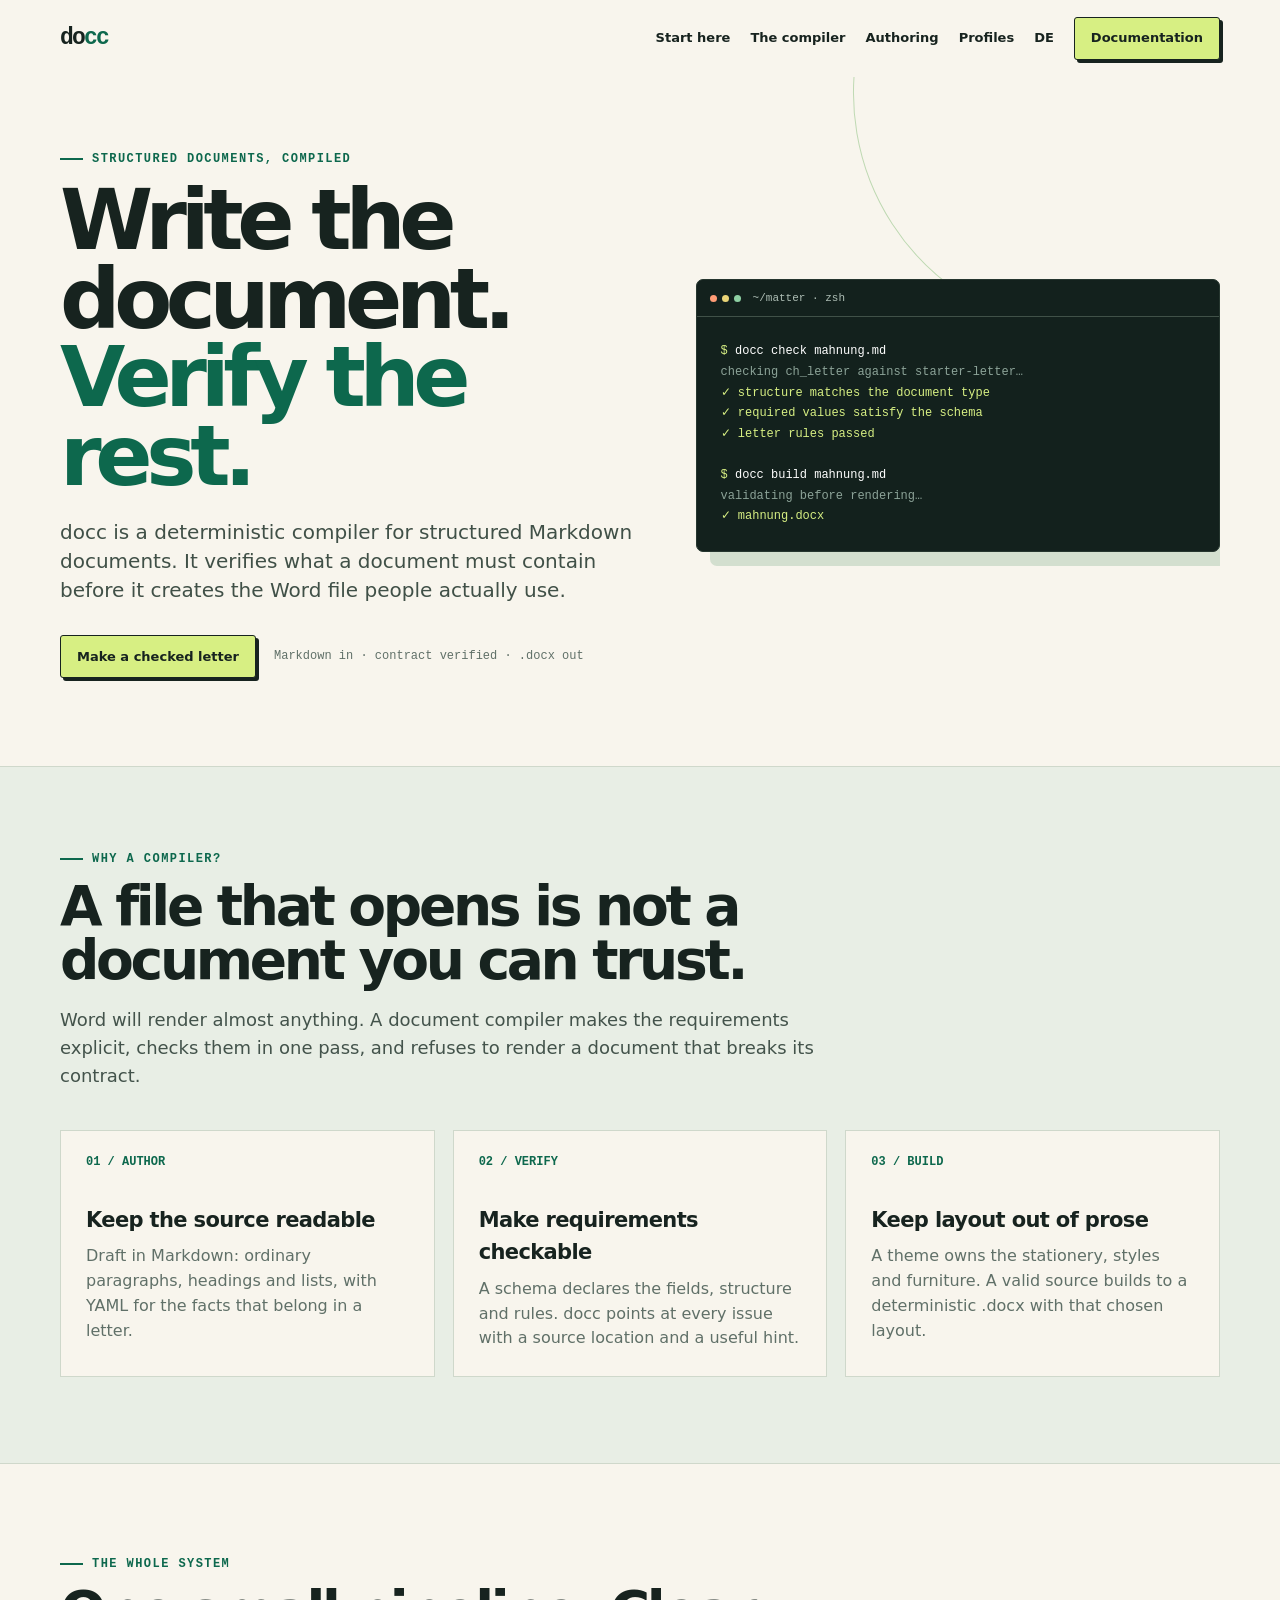
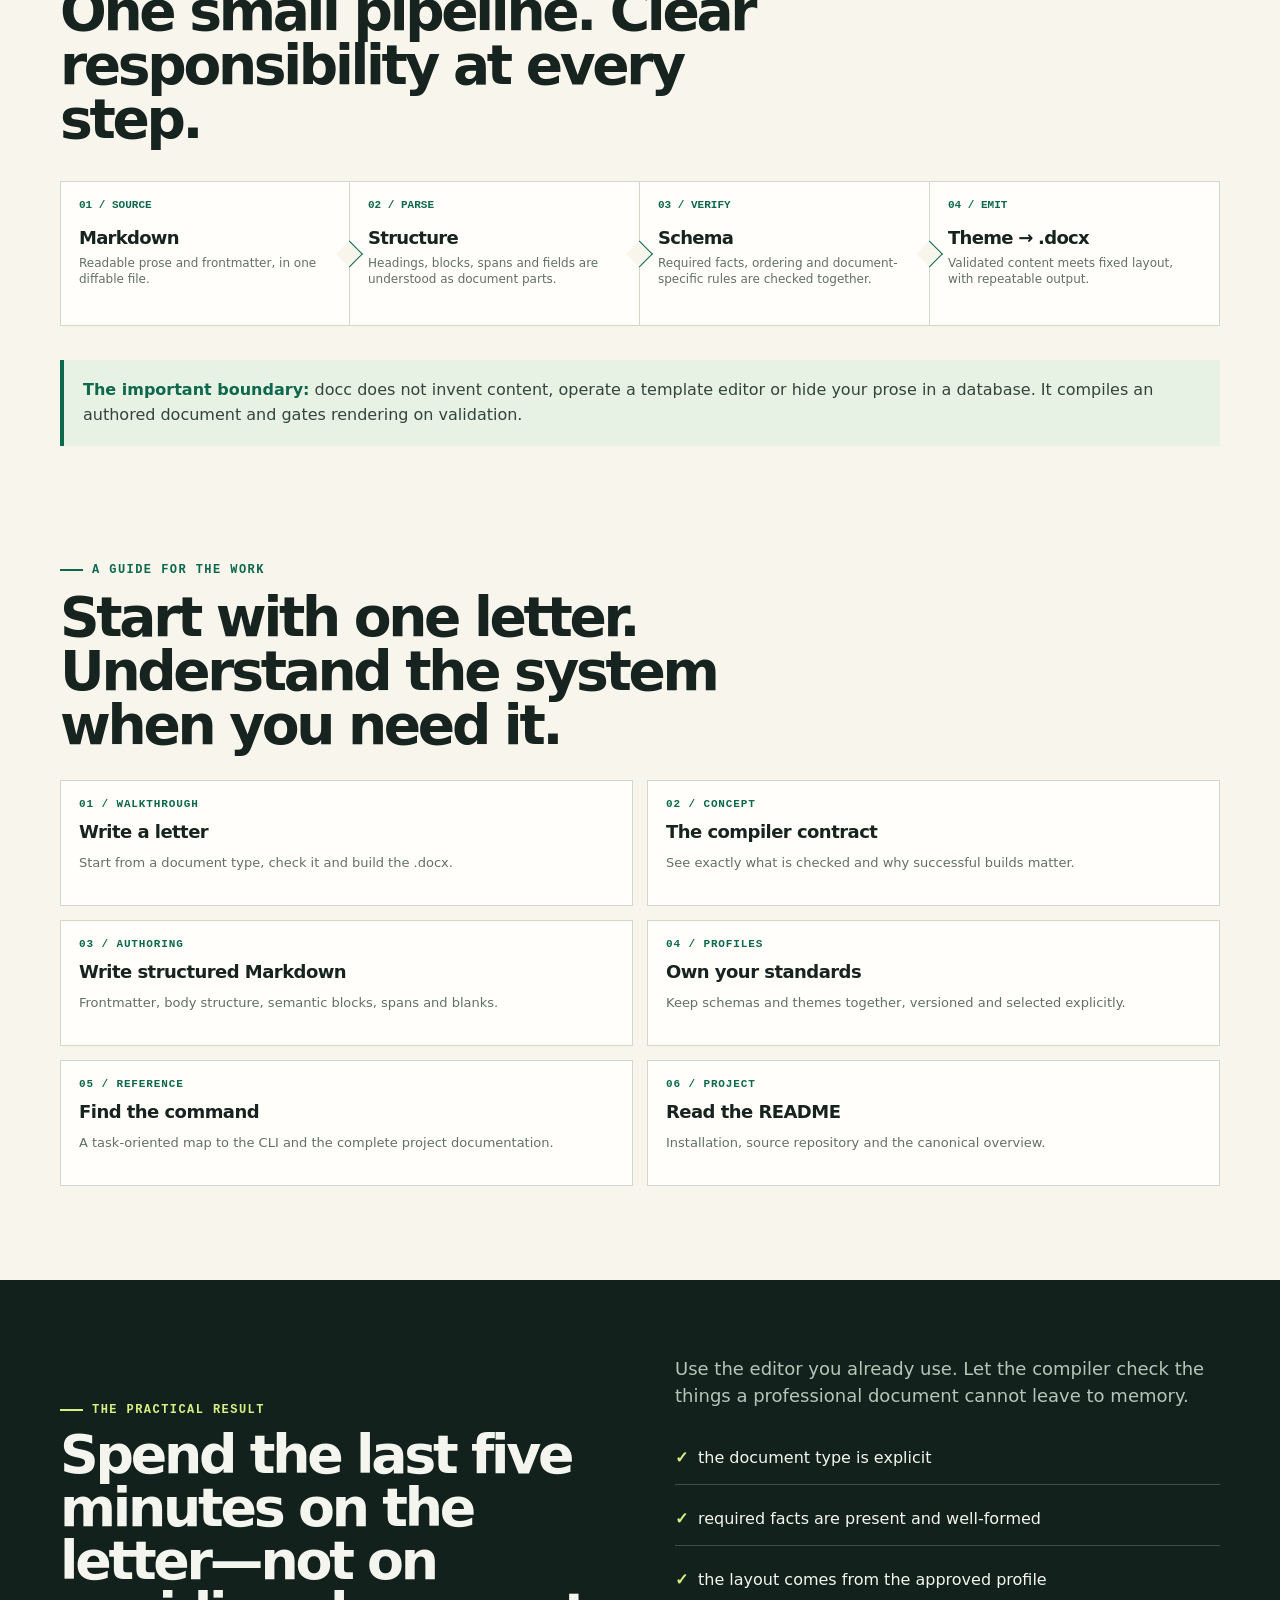
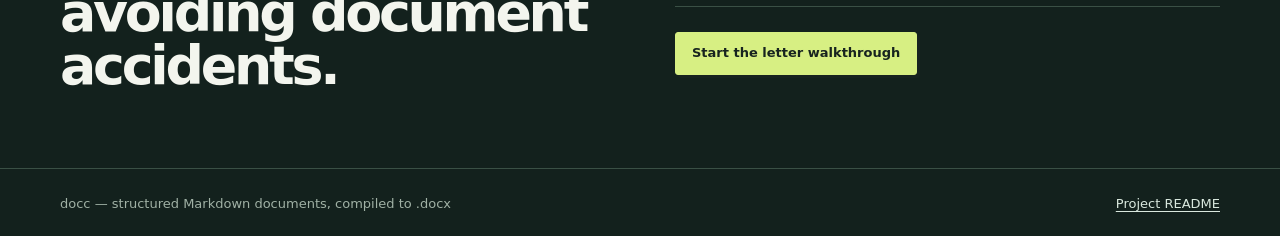
<file: docs/product-demo/index.html>
<!doctype html>
<html lang="en">
<head>
  <meta charset="utf-8">
  <meta name="viewport" content="width=device-width, initial-scale=1">
  <meta name="description" content="docc is a deterministic compiler for structured Markdown documents.">
  <title>docc — document certainty, without document busywork</title>
  <link rel="stylesheet" href="site.css">
</head>
<body>
  <header class="wrap site-header">
    <a class="brand" href="index.html" aria-label="docc product guide">do<i>cc</i></a>
    <nav class="site-nav" aria-label="Primary navigation">
      <a href="getting-started.html">Start here</a>
      <a href="compiler.html">The compiler</a>
      <a href="authoring.html">Authoring</a>
      <a href="profiles.html">Profiles</a>
      <a href="de/index.html" lang="de">DE</a>
      <a class="button" href="reference.html">Documentation</a>
    </nav>
  </header>

  <main>
    <section class="hero wrap">
      <div class="hero-grid">
        <div>
          <div class="eyebrow">Structured documents, compiled</div>
          <h1>Write the document.<br><em>Verify the rest.</em></h1>
          <p class="lede">docc is a deterministic compiler for structured Markdown documents. It verifies what a document must contain before it creates the Word file people actually use.</p>
          <div class="hero-actions">
            <a class="button" href="getting-started.html">Make a checked letter</a>
            <span class="hero-note">Markdown in · contract verified · .docx out</span>
          </div>
        </div>
        <div class="shot" aria-label="Illustrated terminal showing docc compile a checked letter">
          <div class="bar"><span class="dots"><b></b><b></b><b></b></span>~/matter · zsh</div>
          <div class="terminal">
            <div><span class="prompt">$</span> <span class="command">docc check mahnung.md</span></div>
            <div class="soft">checking ch_letter against starter-letter…</div>
            <div class="ok">✓ structure matches the document type</div>
            <div class="ok">✓ required values satisfy the schema</div>
            <div class="ok">✓ letter rules passed</div>
            <br>
            <div><span class="prompt">$</span> <span class="command">docc build mahnung.md</span></div>
            <div class="soft">validating before rendering…</div>
            <div class="ok">✓ mahnung.docx</div>
          </div>
        </div>
      </div>
    </section>

    <section class="band">
      <div class="wrap">
        <div class="section-heading">
          <div class="eyebrow">Why a compiler?</div>
          <h2>A file that opens is not a document you can trust.</h2>
          <p>Word will render almost anything. A document compiler makes the requirements explicit, checks them in one pass, and refuses to render a document that breaks its contract.</p>
        </div>
        <div class="grid-3">
          <article class="card"><div class="number">01 / AUTHOR</div><h3>Keep the source readable</h3><p>Draft in Markdown: ordinary paragraphs, headings and lists, with YAML for the facts that belong in a letter.</p></article>
          <article class="card"><div class="number">02 / VERIFY</div><h3>Make requirements checkable</h3><p>A schema declares the fields, structure and rules. docc points at every issue with a source location and a useful hint.</p></article>
          <article class="card"><div class="number">03 / BUILD</div><h3>Keep layout out of prose</h3><p>A theme owns the stationery, styles and furniture. A valid source builds to a deterministic .docx with that chosen layout.</p></article>
        </div>
      </div>
    </section>

    <section class="wrap" style="padding:94px 0">
      <div class="section-heading">
        <div class="eyebrow">The whole system</div>
        <h2>One small pipeline. Clear responsibility at every step.</h2>
      </div>
      <div class="pipeline" aria-label="docc document compilation pipeline">
        <div><b>01 / SOURCE</b><strong>Markdown</strong><small>Readable prose and frontmatter, in one diffable file.</small></div>
        <div><b>02 / PARSE</b><strong>Structure</strong><small>Headings, blocks, spans and fields are understood as document parts.</small></div>
        <div><b>03 / VERIFY</b><strong>Schema</strong><small>Required facts, ordering and document-specific rules are checked together.</small></div>
        <div><b>04 / EMIT</b><strong>Theme → .docx</strong><small>Validated content meets fixed layout, with repeatable output.</small></div>
      </div>
      <div class="note"><strong>The important boundary:</strong> docc does not invent content, operate a template editor or hide your prose in a database. It compiles an authored document and gates rendering on validation.</div>
    </section>

    <section class="wrap" style="padding:0 0 94px">
      <div class="section-heading">
        <div class="eyebrow">A guide for the work</div>
        <h2>Start with one letter. Understand the system when you need it.</h2>
      </div>
      <div class="link-grid">
        <a class="link-card" href="getting-started.html"><b>01 / WALKTHROUGH</b><strong>Write a letter</strong><span>Start from a document type, check it and build the .docx.</span></a>
        <a class="link-card" href="compiler.html"><b>02 / CONCEPT</b><strong>The compiler contract</strong><span>See exactly what is checked and why successful builds matter.</span></a>
        <a class="link-card" href="authoring.html"><b>03 / AUTHORING</b><strong>Write structured Markdown</strong><span>Frontmatter, body structure, semantic blocks, spans and blanks.</span></a>
        <a class="link-card" href="profiles.html"><b>04 / PROFILES</b><strong>Own your standards</strong><span>Keep schemas and themes together, versioned and selected explicitly.</span></a>
        <a class="link-card" href="reference.html"><b>05 / REFERENCE</b><strong>Find the command</strong><span>A task-oriented map to the CLI and the complete project documentation.</span></a>
        <a class="link-card" href="https://github.com/kevinzehnder/docc#readme"><b>06 / PROJECT</b><strong>Read the README</strong><span>Installation, source repository and the canonical overview.</span></a>
      </div>
    </section>

    <section class="callout">
      <div class="wrap callout-grid">
        <div><div class="eyebrow">The practical result</div><h2>Spend the last five minutes on the letter—not on avoiding document accidents.</h2></div>
        <div>
          <p>Use the editor you already use. Let the compiler check the things a professional document cannot leave to memory.</p>
          <div class="checklist"><div><b>✓</b>the document type is explicit</div><div><b>✓</b>required facts are present and well-formed</div><div><b>✓</b>the layout comes from the approved profile</div></div>
          <p style="margin-top:25px"><a class="button dark" href="getting-started.html">Start the letter walkthrough</a></p>
        </div>
      </div>
    </section>
  </main>

  <footer><div class="wrap"><span>docc — structured Markdown documents, compiled to .docx</span><a href="https://github.com/kevinzehnder/docc#readme">Project README</a></div></footer>
</body>
</html>
</file>
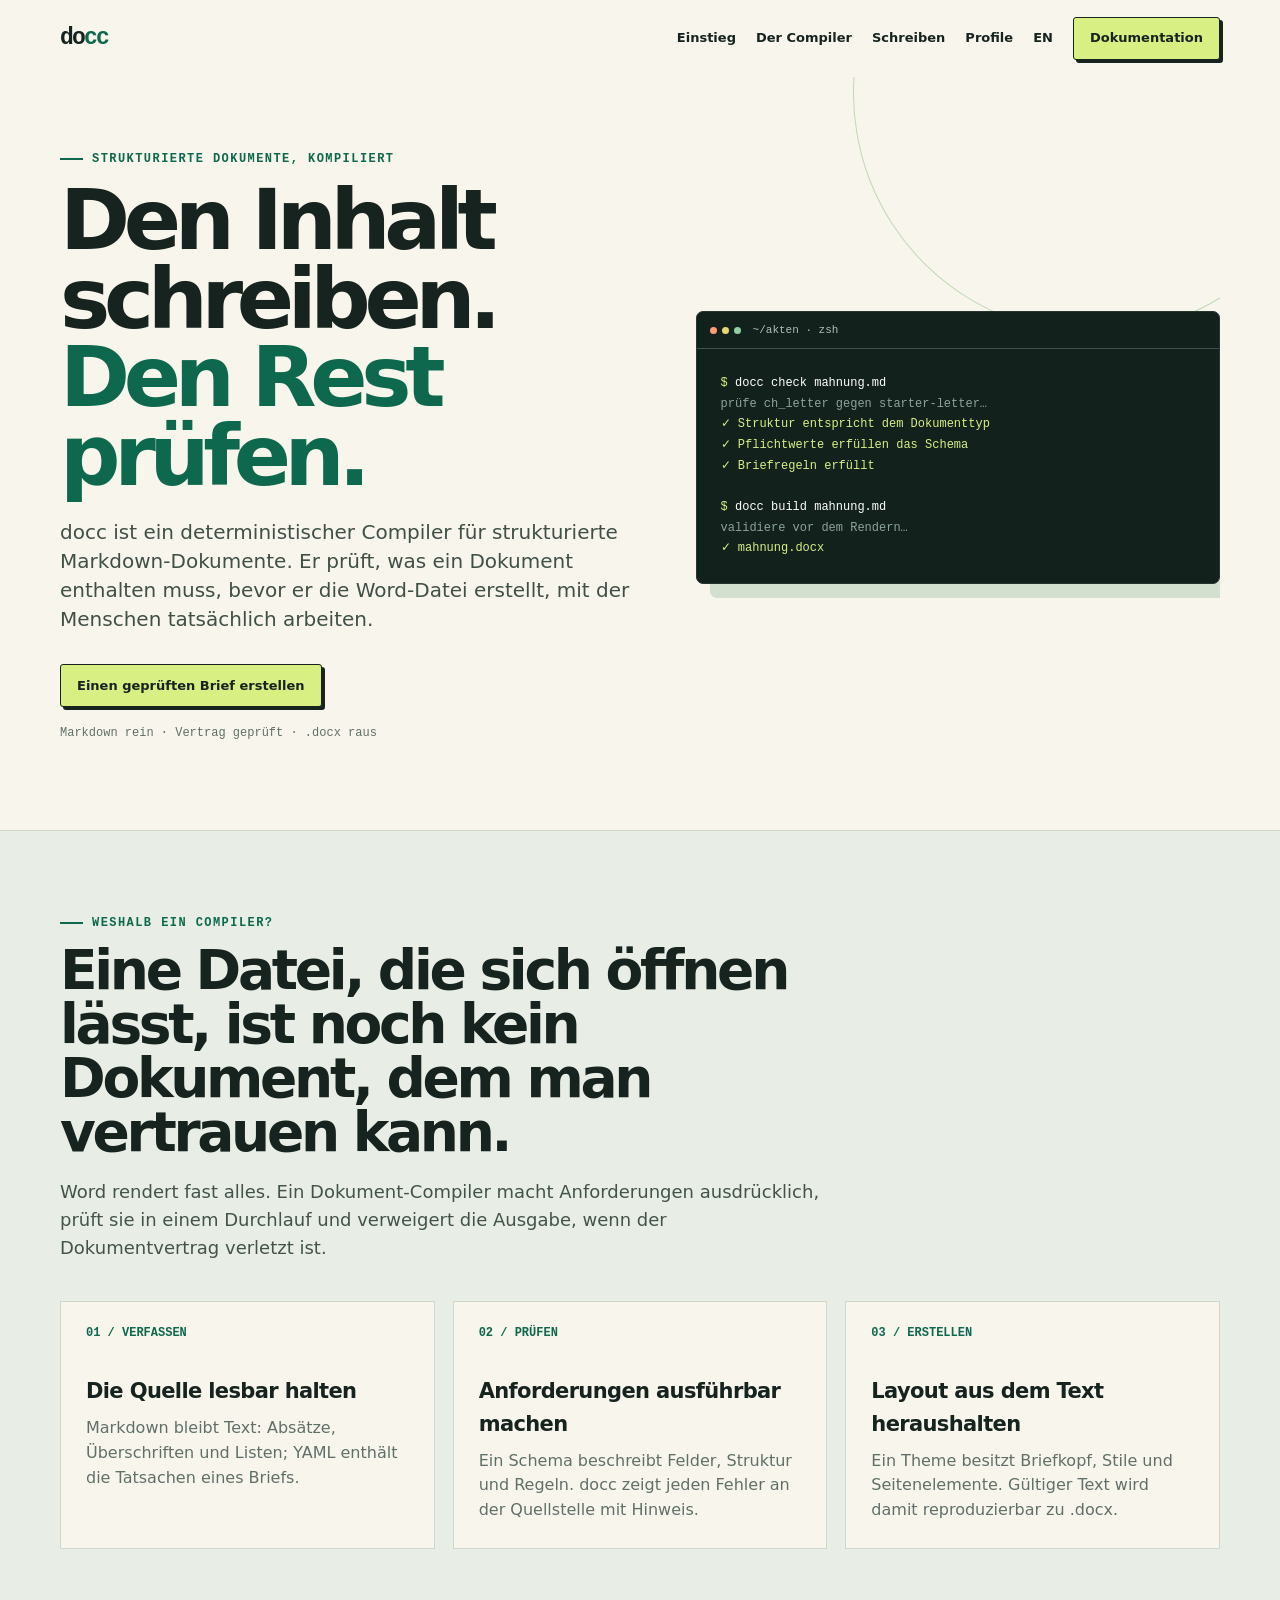
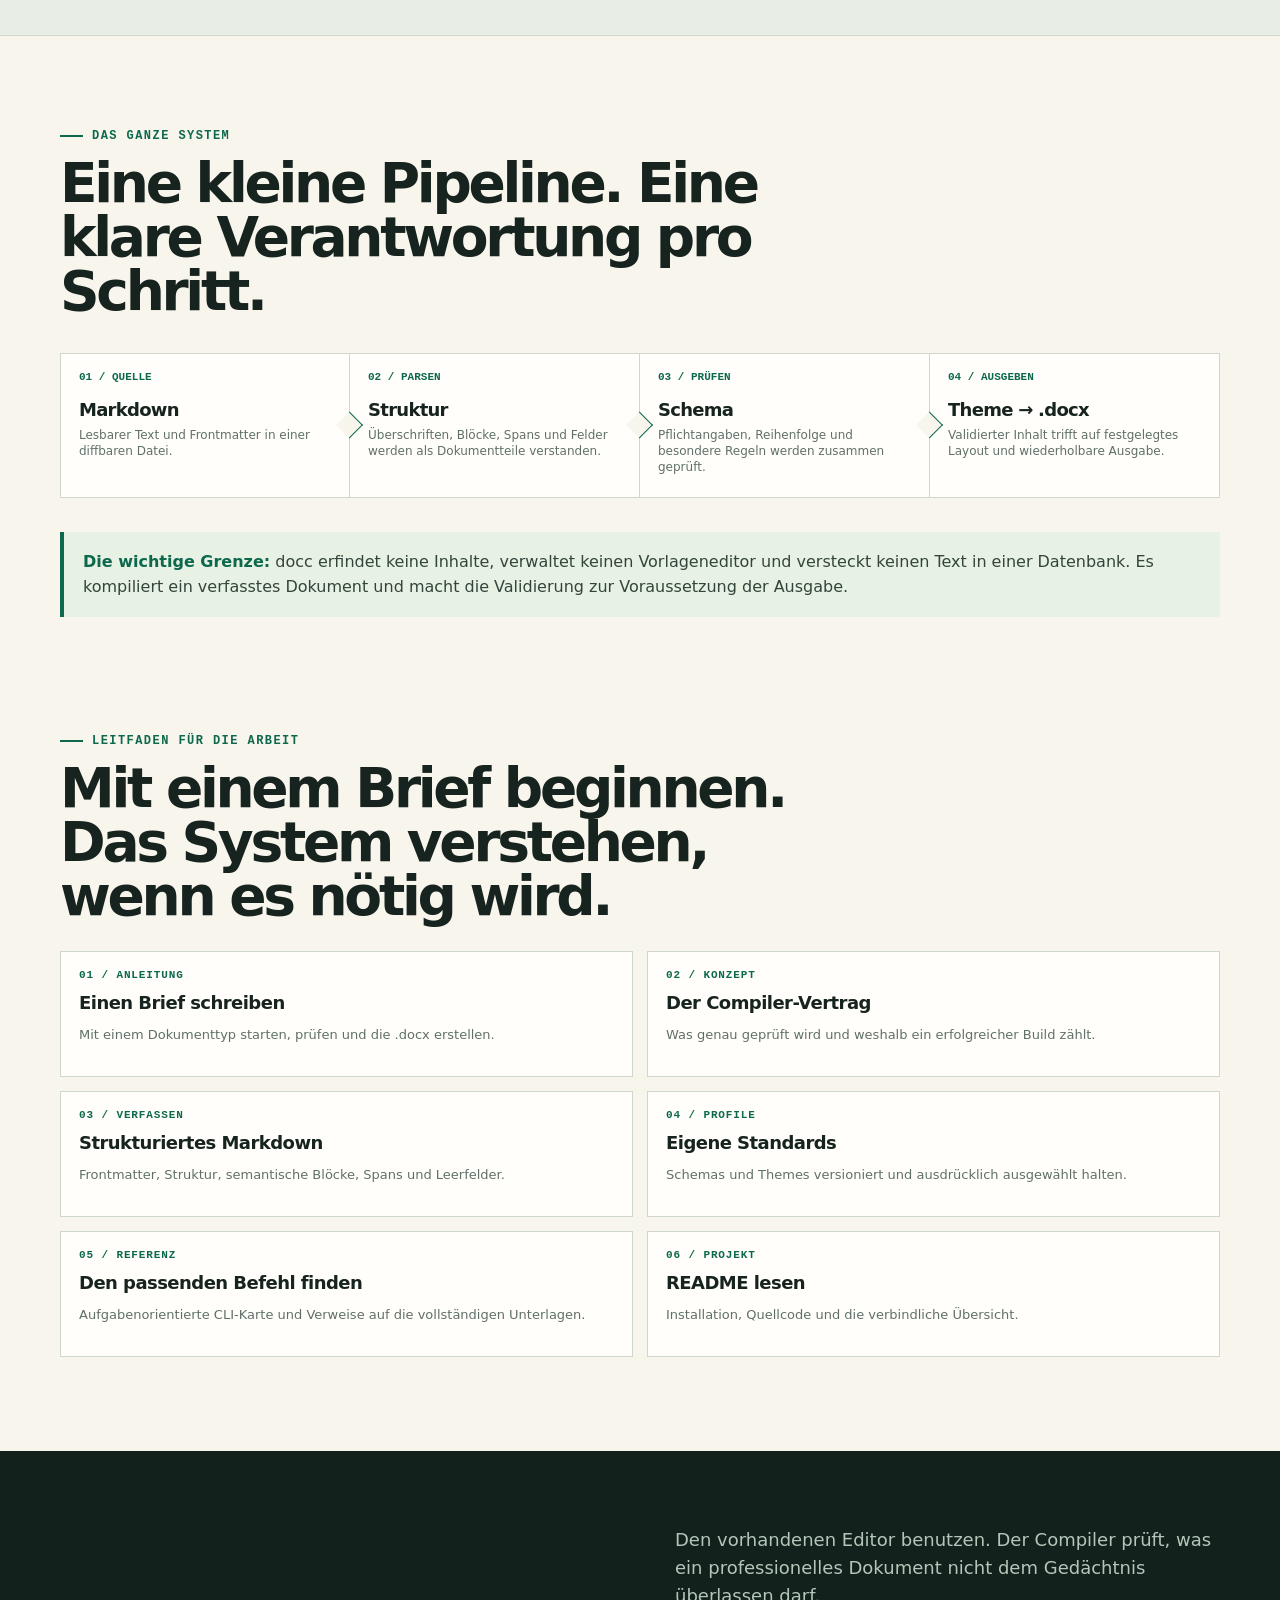
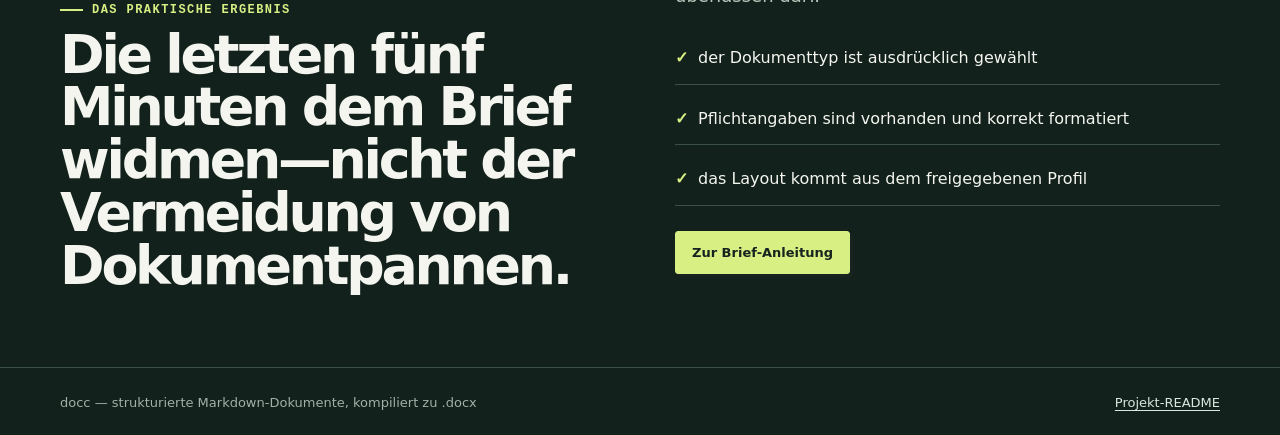
<file: docs/product-demo/de/index.html>
<!doctype html>
<html lang="de">
<head>
  <meta charset="utf-8"><meta name="viewport" content="width=device-width, initial-scale=1">
  <meta name="description" content="docc ist ein deterministischer Compiler für strukturierte Markdown-Dokumente.">
  <title>docc — Dokumente prüfen statt Dokumente nacharbeiten</title><link rel="stylesheet" href="../site.css">
</head>
<body>
  <header class="wrap site-header"><a class="brand" href="index.html" aria-label="docc Produktleitfaden">do<i>cc</i></a><nav class="site-nav" aria-label="Hauptnavigation"><a href="getting-started.html">Einstieg</a><a href="compiler.html">Der Compiler</a><a href="authoring.html">Schreiben</a><a href="profiles.html">Profile</a><a href="../index.html" lang="en">EN</a><a class="button" href="reference.html">Dokumentation</a></nav></header>
  <main>
    <section class="hero wrap"><div class="hero-grid"><div><div class="eyebrow">Strukturierte Dokumente, kompiliert</div><h1>Den Inhalt schreiben.<br><em>Den Rest prüfen.</em></h1><p class="lede">docc ist ein deterministischer Compiler für strukturierte Markdown-Dokumente. Er prüft, was ein Dokument enthalten muss, bevor er die Word-Datei erstellt, mit der Menschen tatsächlich arbeiten.</p><div class="hero-actions"><a class="button" href="getting-started.html">Einen geprüften Brief erstellen</a><span class="hero-note">Markdown rein · Vertrag geprüft · .docx raus</span></div></div><div class="shot" aria-label="Terminalansicht einer geprüften Brief-Kompilierung"><div class="bar"><span class="dots"><b></b><b></b><b></b></span>~/akten · zsh</div><div class="terminal"><div><span class="prompt">$</span> <span class="command">docc check mahnung.md</span></div><div class="soft">prüfe ch_letter gegen starter-letter…</div><div class="ok">✓ Struktur entspricht dem Dokumenttyp</div><div class="ok">✓ Pflichtwerte erfüllen das Schema</div><div class="ok">✓ Briefregeln erfüllt</div><br><div><span class="prompt">$</span> <span class="command">docc build mahnung.md</span></div><div class="soft">validiere vor dem Rendern…</div><div class="ok">✓ mahnung.docx</div></div></div></div></section>
    <section class="band"><div class="wrap"><div class="section-heading"><div class="eyebrow">Weshalb ein Compiler?</div><h2>Eine Datei, die sich öffnen lässt, ist noch kein Dokument, dem man vertrauen kann.</h2><p>Word rendert fast alles. Ein Dokument-Compiler macht Anforderungen ausdrücklich, prüft sie in einem Durchlauf und verweigert die Ausgabe, wenn der Dokumentvertrag verletzt ist.</p></div><div class="grid-3"><article class="card"><div class="number">01 / VERFASSEN</div><h3>Die Quelle lesbar halten</h3><p>Markdown bleibt Text: Absätze, Überschriften und Listen; YAML enthält die Tatsachen eines Briefs.</p></article><article class="card"><div class="number">02 / PRÜFEN</div><h3>Anforderungen ausführbar machen</h3><p>Ein Schema beschreibt Felder, Struktur und Regeln. docc zeigt jeden Fehler an der Quellstelle mit Hinweis.</p></article><article class="card"><div class="number">03 / ERSTELLEN</div><h3>Layout aus dem Text heraushalten</h3><p>Ein Theme besitzt Briefkopf, Stile und Seitenelemente. Gültiger Text wird damit reproduzierbar zu .docx.</p></article></div></div></section>
    <section class="wrap" style="padding:94px 0"><div class="section-heading"><div class="eyebrow">Das ganze System</div><h2>Eine kleine Pipeline. Eine klare Verantwortung pro Schritt.</h2></div><div class="pipeline" aria-label="docc Kompilierungspipeline"><div><b>01 / QUELLE</b><strong>Markdown</strong><small>Lesbarer Text und Frontmatter in einer diffbaren Datei.</small></div><div><b>02 / PARSEN</b><strong>Struktur</strong><small>Überschriften, Blöcke, Spans und Felder werden als Dokumentteile verstanden.</small></div><div><b>03 / PRÜFEN</b><strong>Schema</strong><small>Pflichtangaben, Reihenfolge und besondere Regeln werden zusammen geprüft.</small></div><div><b>04 / AUSGEBEN</b><strong>Theme → .docx</strong><small>Validierter Inhalt trifft auf festgelegtes Layout und wiederholbare Ausgabe.</small></div></div><div class="note"><strong>Die wichtige Grenze:</strong> docc erfindet keine Inhalte, verwaltet keinen Vorlageneditor und versteckt keinen Text in einer Datenbank. Es kompiliert ein verfasstes Dokument und macht die Validierung zur Voraussetzung der Ausgabe.</div></section>
    <section class="wrap" style="padding:0 0 94px"><div class="section-heading"><div class="eyebrow">Leitfaden für die Arbeit</div><h2>Mit einem Brief beginnen. Das System verstehen, wenn es nötig wird.</h2></div><div class="link-grid"><a class="link-card" href="getting-started.html"><b>01 / ANLEITUNG</b><strong>Einen Brief schreiben</strong><span>Mit einem Dokumenttyp starten, prüfen und die .docx erstellen.</span></a><a class="link-card" href="compiler.html"><b>02 / KONZEPT</b><strong>Der Compiler-Vertrag</strong><span>Was genau geprüft wird und weshalb ein erfolgreicher Build zählt.</span></a><a class="link-card" href="authoring.html"><b>03 / VERFASSEN</b><strong>Strukturiertes Markdown</strong><span>Frontmatter, Struktur, semantische Blöcke, Spans und Leerfelder.</span></a><a class="link-card" href="profiles.html"><b>04 / PROFILE</b><strong>Eigene Standards</strong><span>Schemas und Themes versioniert und ausdrücklich ausgewählt halten.</span></a><a class="link-card" href="reference.html"><b>05 / REFERENZ</b><strong>Den passenden Befehl finden</strong><span>Aufgabenorientierte CLI-Karte und Verweise auf die vollständigen Unterlagen.</span></a><a class="link-card" href="https://github.com/kevinzehnder/docc#readme"><b>06 / PROJEKT</b><strong>README lesen</strong><span>Installation, Quellcode und die verbindliche Übersicht.</span></a></div></section>
    <section class="callout"><div class="wrap callout-grid"><div><div class="eyebrow">Das praktische Ergebnis</div><h2>Die letzten fünf Minuten dem Brief widmen—nicht der Vermeidung von Dokumentpannen.</h2></div><div><p>Den vorhandenen Editor benutzen. Der Compiler prüft, was ein professionelles Dokument nicht dem Gedächtnis überlassen darf.</p><div class="checklist"><div><b>✓</b>der Dokumenttyp ist ausdrücklich gewählt</div><div><b>✓</b>Pflichtangaben sind vorhanden und korrekt formatiert</div><div><b>✓</b>das Layout kommt aus dem freigegebenen Profil</div></div><p style="margin-top:25px"><a class="button dark" href="getting-started.html">Zur Brief-Anleitung</a></p></div></div></section>
  </main>
  <footer><div class="wrap"><span>docc — strukturierte Markdown-Dokumente, kompiliert zu .docx</span><a href="https://github.com/kevinzehnder/docc#readme">Projekt-README</a></div></footer>
</body>
</html>
</file>
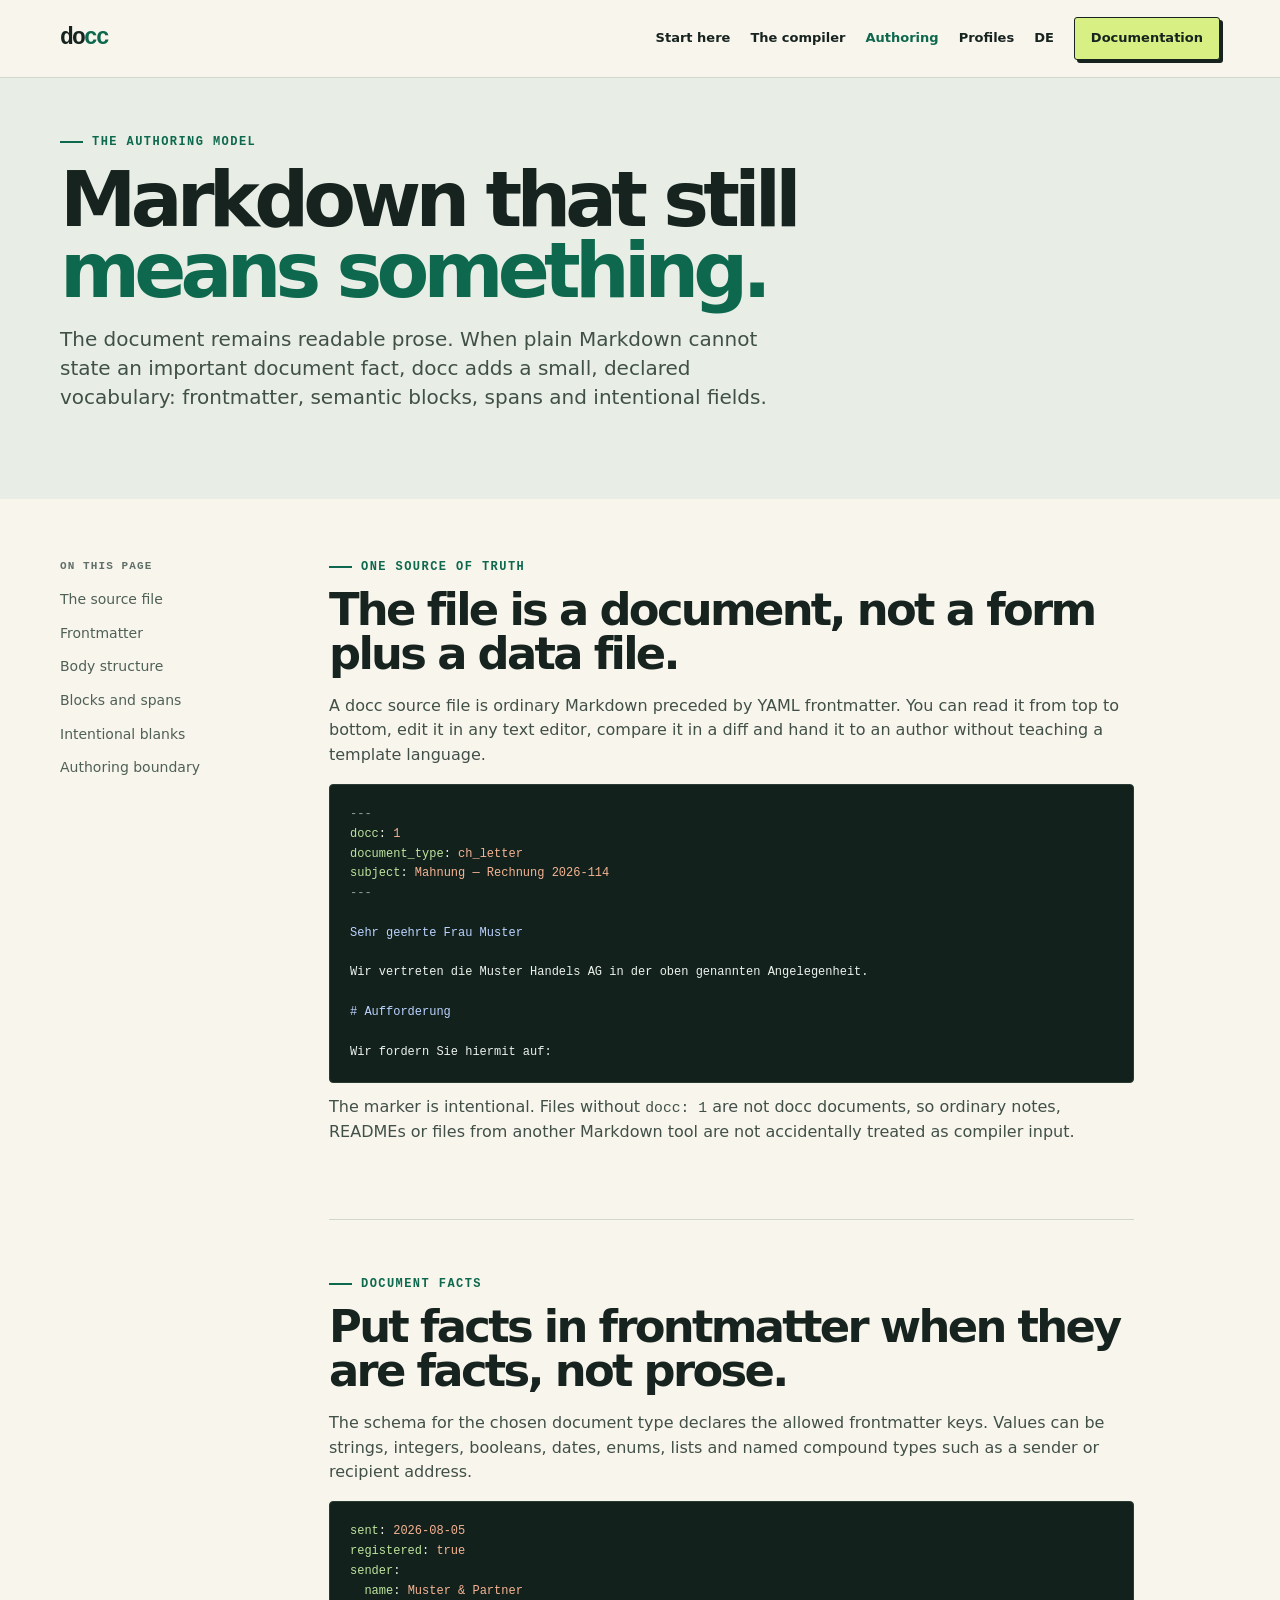
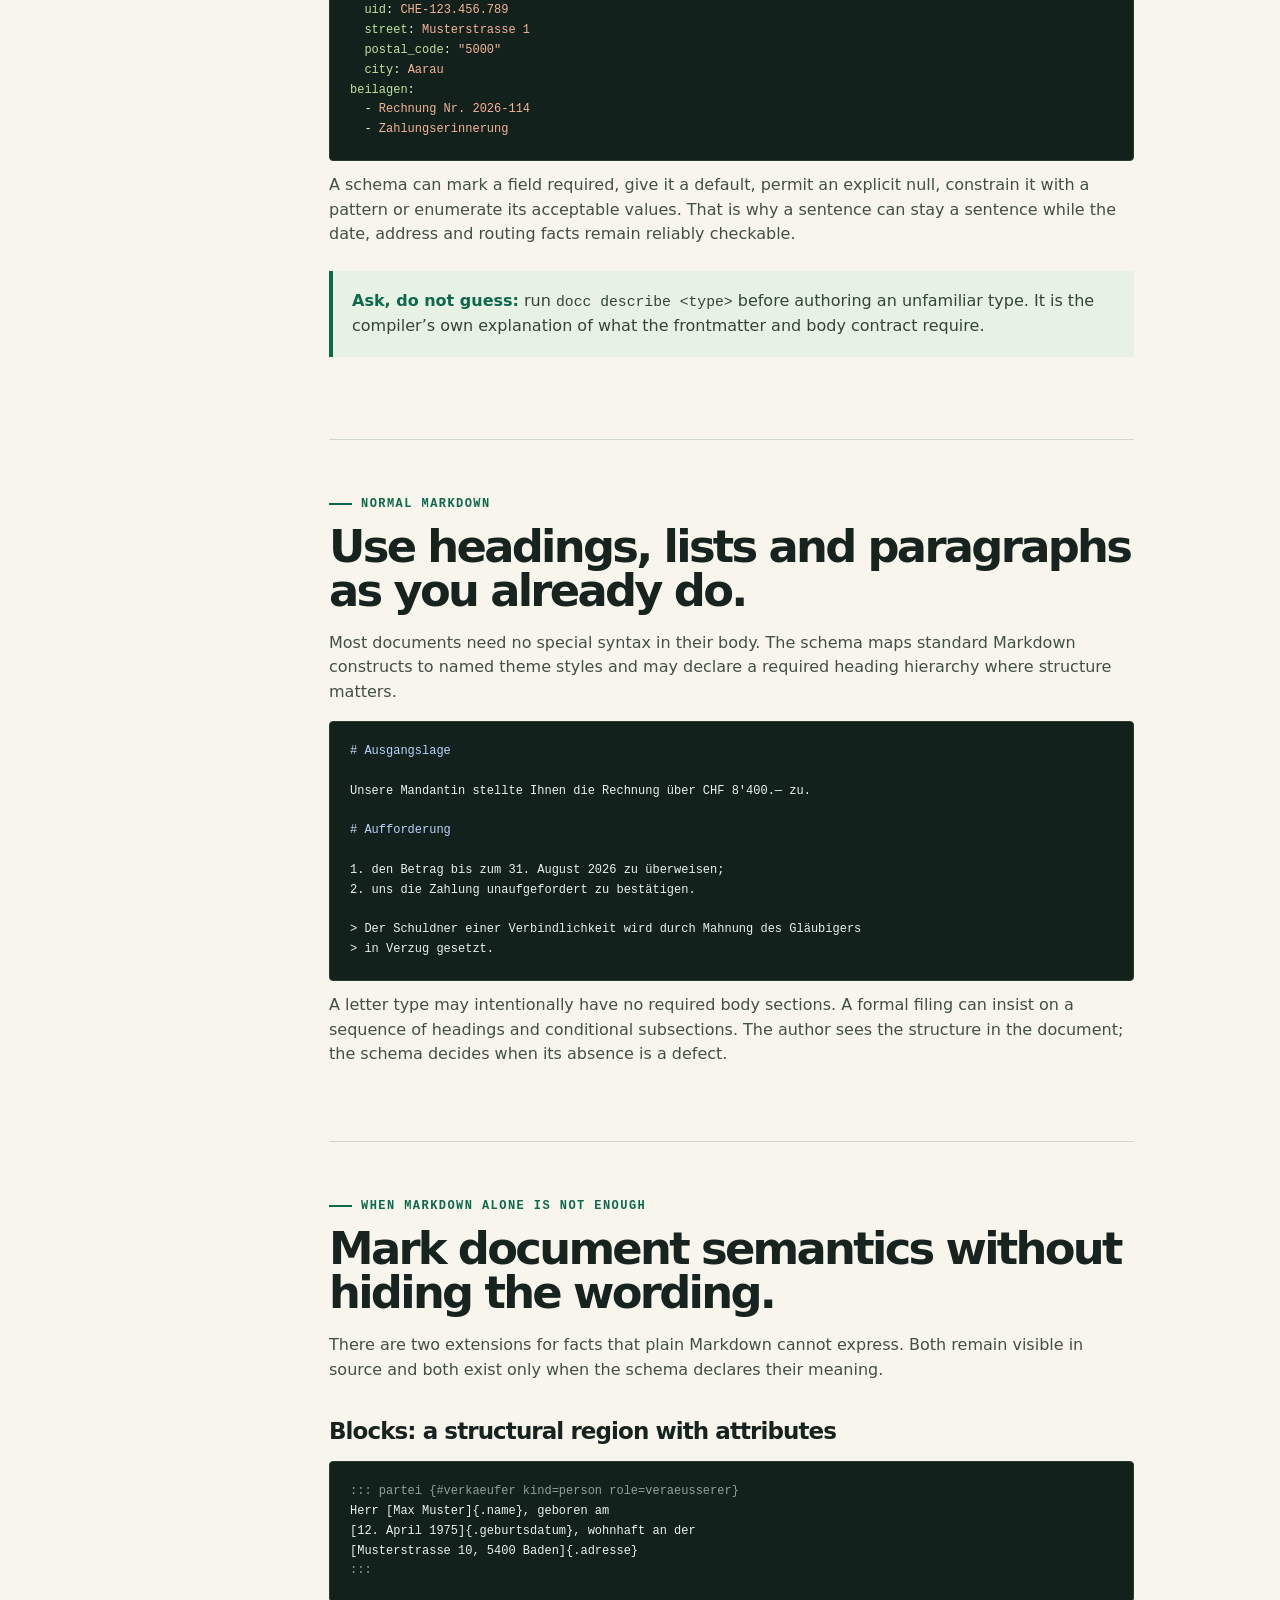
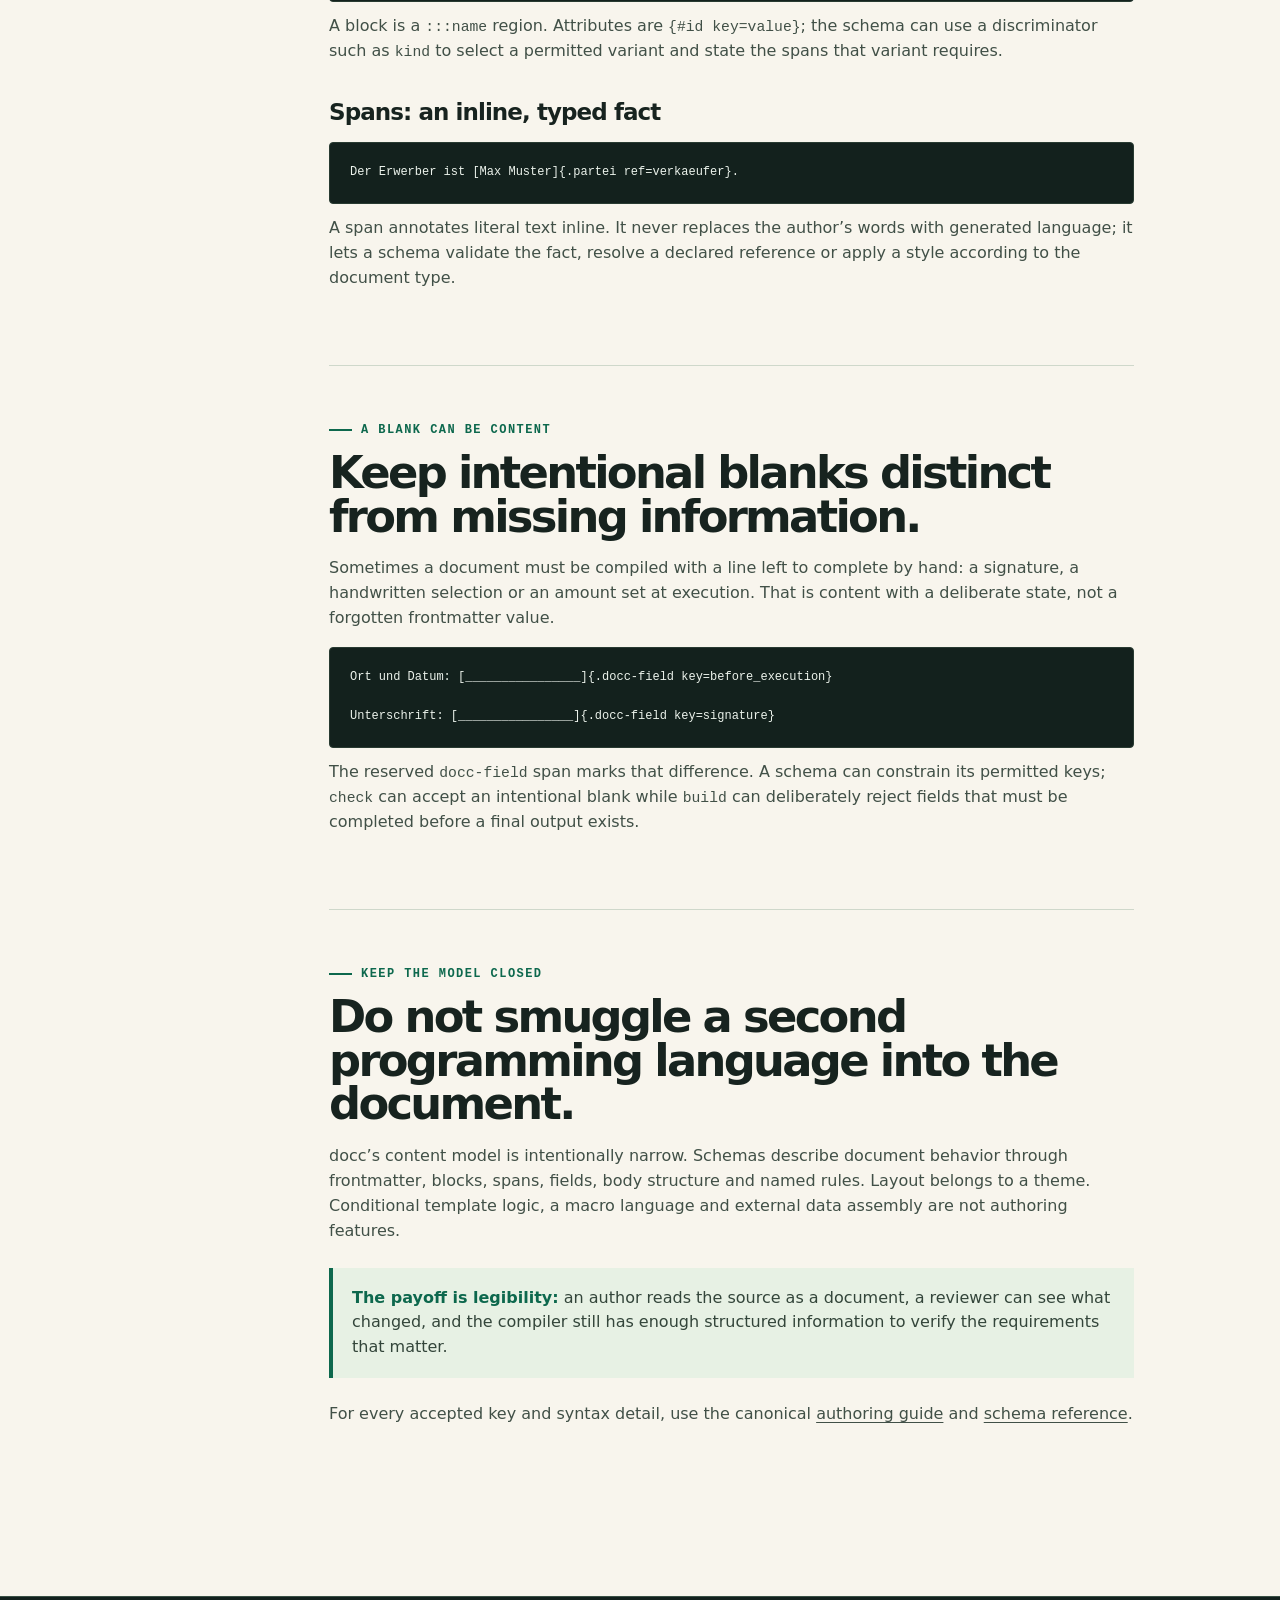
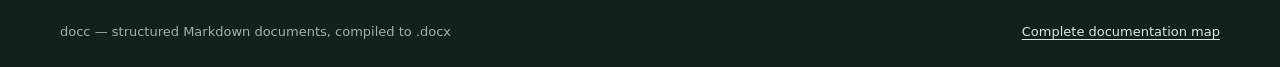
<file: docs/product-demo/authoring.html>
<!doctype html>
<html lang="en">
<head>
  <meta charset="utf-8"><meta name="viewport" content="width=device-width, initial-scale=1">
  <meta name="description" content="Author readable, structured Markdown documents with docc.">
  <title>Authoring structured Markdown — docc guide</title><link rel="stylesheet" href="site.css">
</head>
<body>
  <header class="wrap site-header"><a class="brand" href="index.html" aria-label="docc product guide">do<i>cc</i></a><nav class="site-nav" aria-label="Primary navigation"><a href="getting-started.html">Start here</a><a href="compiler.html">The compiler</a><a aria-current="page" href="authoring.html">Authoring</a><a href="profiles.html">Profiles</a><a href="de/authoring.html" lang="de">DE</a><a class="button" href="reference.html">Documentation</a></nav></header>
  <main>
    <section class="page-hero"><div class="wrap"><div class="eyebrow">The authoring model</div><h1>Markdown that still <em>means something.</em></h1><p class="lede">The document remains readable prose. When plain Markdown cannot state an important document fact, docc adds a small, declared vocabulary: frontmatter, semantic blocks, spans and intentional fields.</p></div></section>
    <div class="wrap docs-layout">
      <aside class="docs-aside" aria-label="On this page"><strong>ON THIS PAGE</strong><a href="#file">The source file</a><a href="#frontmatter">Frontmatter</a><a href="#body">Body structure</a><a href="#semantics">Blocks and spans</a><a href="#fields">Intentional blanks</a><a href="#limits">Authoring boundary</a></aside>
      <article class="content">
        <section id="file"><div class="eyebrow">One source of truth</div><h2>The file is a document, not a form plus a data file.</h2><p>A docc source file is ordinary Markdown preceded by YAML frontmatter. You can read it from top to bottom, edit it in any text editor, compare it in a diff and hand it to an author without teaching a template language.</p><pre><span class="dim">---</span>
<span class="key">docc</span>: <span class="value">1</span>
<span class="key">document_type</span>: <span class="value">ch_letter</span>
<span class="key">subject</span>: <span class="value">Mahnung — Rechnung 2026-114</span>
<span class="dim">---</span>

<span class="md">Sehr geehrte Frau Muster</span>

Wir vertreten die Muster Handels AG in der oben genannten Angelegenheit.

<span class="md"># Aufforderung</span>

Wir fordern Sie hiermit auf:</pre><p>The marker is intentional. Files without <code>docc: 1</code> are not docc documents, so ordinary notes, READMEs or files from another Markdown tool are not accidentally treated as compiler input.</p></section>
        <section id="frontmatter"><div class="eyebrow">Document facts</div><h2>Put facts in frontmatter when they are facts, not prose.</h2><p>The schema for the chosen document type declares the allowed frontmatter keys. Values can be strings, integers, booleans, dates, enums, lists and named compound types such as a sender or recipient address.</p><pre><span class="key">sent</span>: <span class="value">2026-08-05</span>
<span class="key">registered</span>: <span class="value">true</span>
<span class="key">sender</span>:
  <span class="key">name</span>: <span class="value">Muster &amp; Partner</span>
  <span class="key">uid</span>: <span class="value">CHE-123.456.789</span>
  <span class="key">street</span>: <span class="value">Musterstrasse 1</span>
  <span class="key">postal_code</span>: <span class="value">"5000"</span>
  <span class="key">city</span>: <span class="value">Aarau</span>
<span class="key">beilagen</span>:
  - <span class="value">Rechnung Nr. 2026-114</span>
  - <span class="value">Zahlungserinnerung</span></pre><p>A schema can mark a field required, give it a default, permit an explicit null, constrain it with a pattern or enumerate its acceptable values. That is why a sentence can stay a sentence while the date, address and routing facts remain reliably checkable.</p><div class="note"><strong>Ask, do not guess:</strong> run <code>docc describe &lt;type&gt;</code> before authoring an unfamiliar type. It is the compiler’s own explanation of what the frontmatter and body contract require.</div></section>
        <section id="body"><div class="eyebrow">Normal Markdown</div><h2>Use headings, lists and paragraphs as you already do.</h2><p>Most documents need no special syntax in their body. The schema maps standard Markdown constructs to named theme styles and may declare a required heading hierarchy where structure matters.</p><pre><span class="md"># Ausgangslage</span>

Unsere Mandantin stellte Ihnen die Rechnung über CHF 8'400.— zu.

<span class="md"># Aufforderung</span>

1. den Betrag bis zum 31. August 2026 zu überweisen;
2. uns die Zahlung unaufgefordert zu bestätigen.

&gt; Der Schuldner einer Verbindlichkeit wird durch Mahnung des Gläubigers
&gt; in Verzug gesetzt.</pre><p>A letter type may intentionally have no required body sections. A formal filing can insist on a sequence of headings and conditional subsections. The author sees the structure in the document; the schema decides when its absence is a defect.</p></section>
        <section id="semantics"><div class="eyebrow">When Markdown alone is not enough</div><h2>Mark document semantics without hiding the wording.</h2><p>There are two extensions for facts that plain Markdown cannot express. Both remain visible in source and both exist only when the schema declares their meaning.</p><h3>Blocks: a structural region with attributes</h3><pre><span class="dim">::: partei {#verkaeufer kind=person role=veraeusserer}</span>
Herr [Max Muster]{.name}, geboren am
[12. April 1975]{.geburtsdatum}, wohnhaft an der
[Musterstrasse 10, 5400 Baden]{.adresse}
<span class="dim">:::</span></pre><p>A block is a <code>:::name</code> region. Attributes are <code>{#id key=value}</code>; the schema can use a discriminator such as <code>kind</code> to select a permitted variant and state the spans that variant requires.</p><h3>Spans: an inline, typed fact</h3><pre>Der Erwerber ist [Max Muster]{.partei ref=verkaeufer}.</pre><p>A span annotates literal text inline. It never replaces the author’s words with generated language; it lets a schema validate the fact, resolve a declared reference or apply a style according to the document type.</p></section>
        <section id="fields"><div class="eyebrow">A blank can be content</div><h2>Keep intentional blanks distinct from missing information.</h2><p>Sometimes a document must be compiled with a line left to complete by hand: a signature, a handwritten selection or an amount set at execution. That is content with a deliberate state, not a forgotten frontmatter value.</p><pre>Ort und Datum: [________________]{.docc-field key=before_execution}

Unterschrift: [________________]{.docc-field key=signature}</pre><p>The reserved <code>docc-field</code> span marks that difference. A schema can constrain its permitted keys; <code>check</code> can accept an intentional blank while <code>build</code> can deliberately reject fields that must be completed before a final output exists.</p></section>
        <section id="limits"><div class="eyebrow">Keep the model closed</div><h2>Do not smuggle a second programming language into the document.</h2><p>docc’s content model is intentionally narrow. Schemas describe document behavior through frontmatter, blocks, spans, fields, body structure and named rules. Layout belongs to a theme. Conditional template logic, a macro language and external data assembly are not authoring features.</p><div class="note"><strong>The payoff is legibility:</strong> an author reads the source as a document, a reviewer can see what changed, and the compiler still has enough structured information to verify the requirements that matter.</div><p>For every accepted key and syntax detail, use the canonical <a href="https://github.com/kevinzehnder/docc/blob/master/docs/authoring.md">authoring guide</a> and <a href="https://github.com/kevinzehnder/docc/blob/master/docs/schema-reference.md">schema reference</a>.</p></section>
      </article>
    </div>
  </main>
  <footer><div class="wrap"><span>docc — structured Markdown documents, compiled to .docx</span><a href="reference.html">Complete documentation map</a></div></footer>
</body>
</html>
</file>
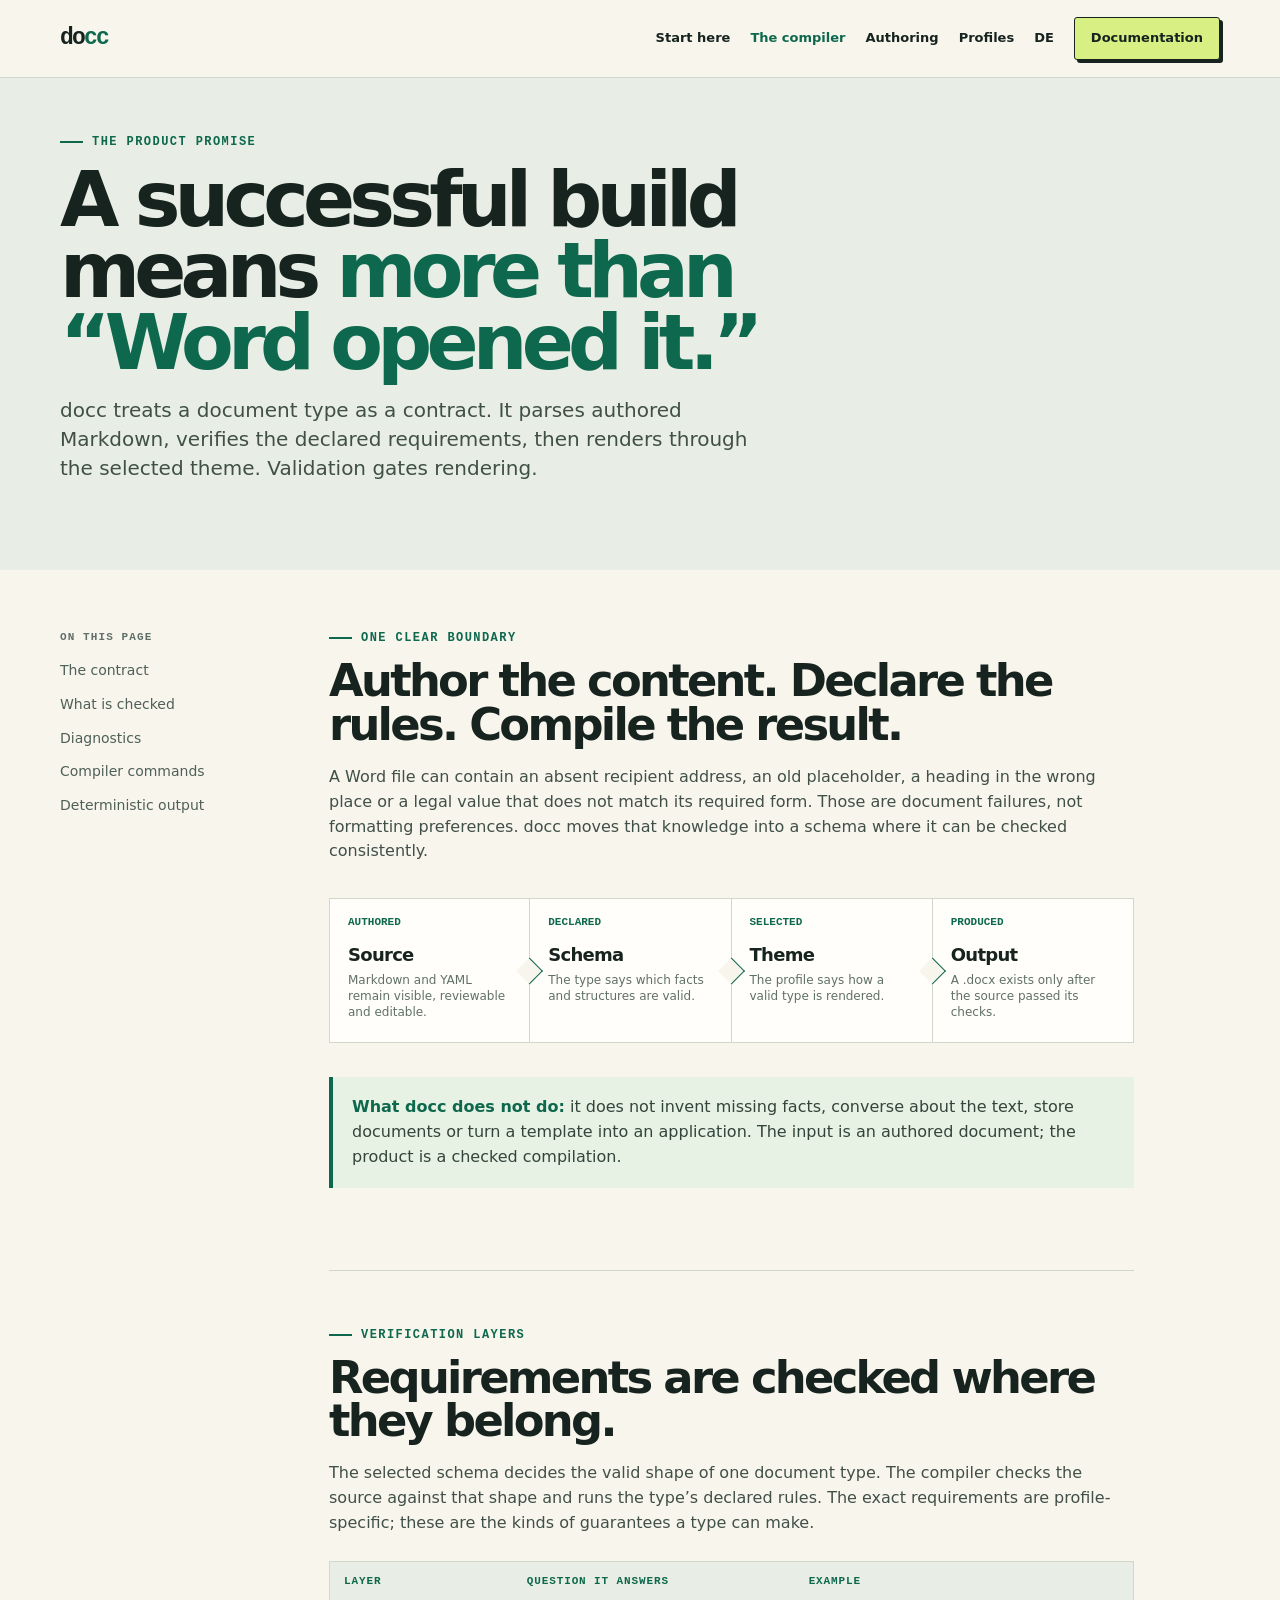
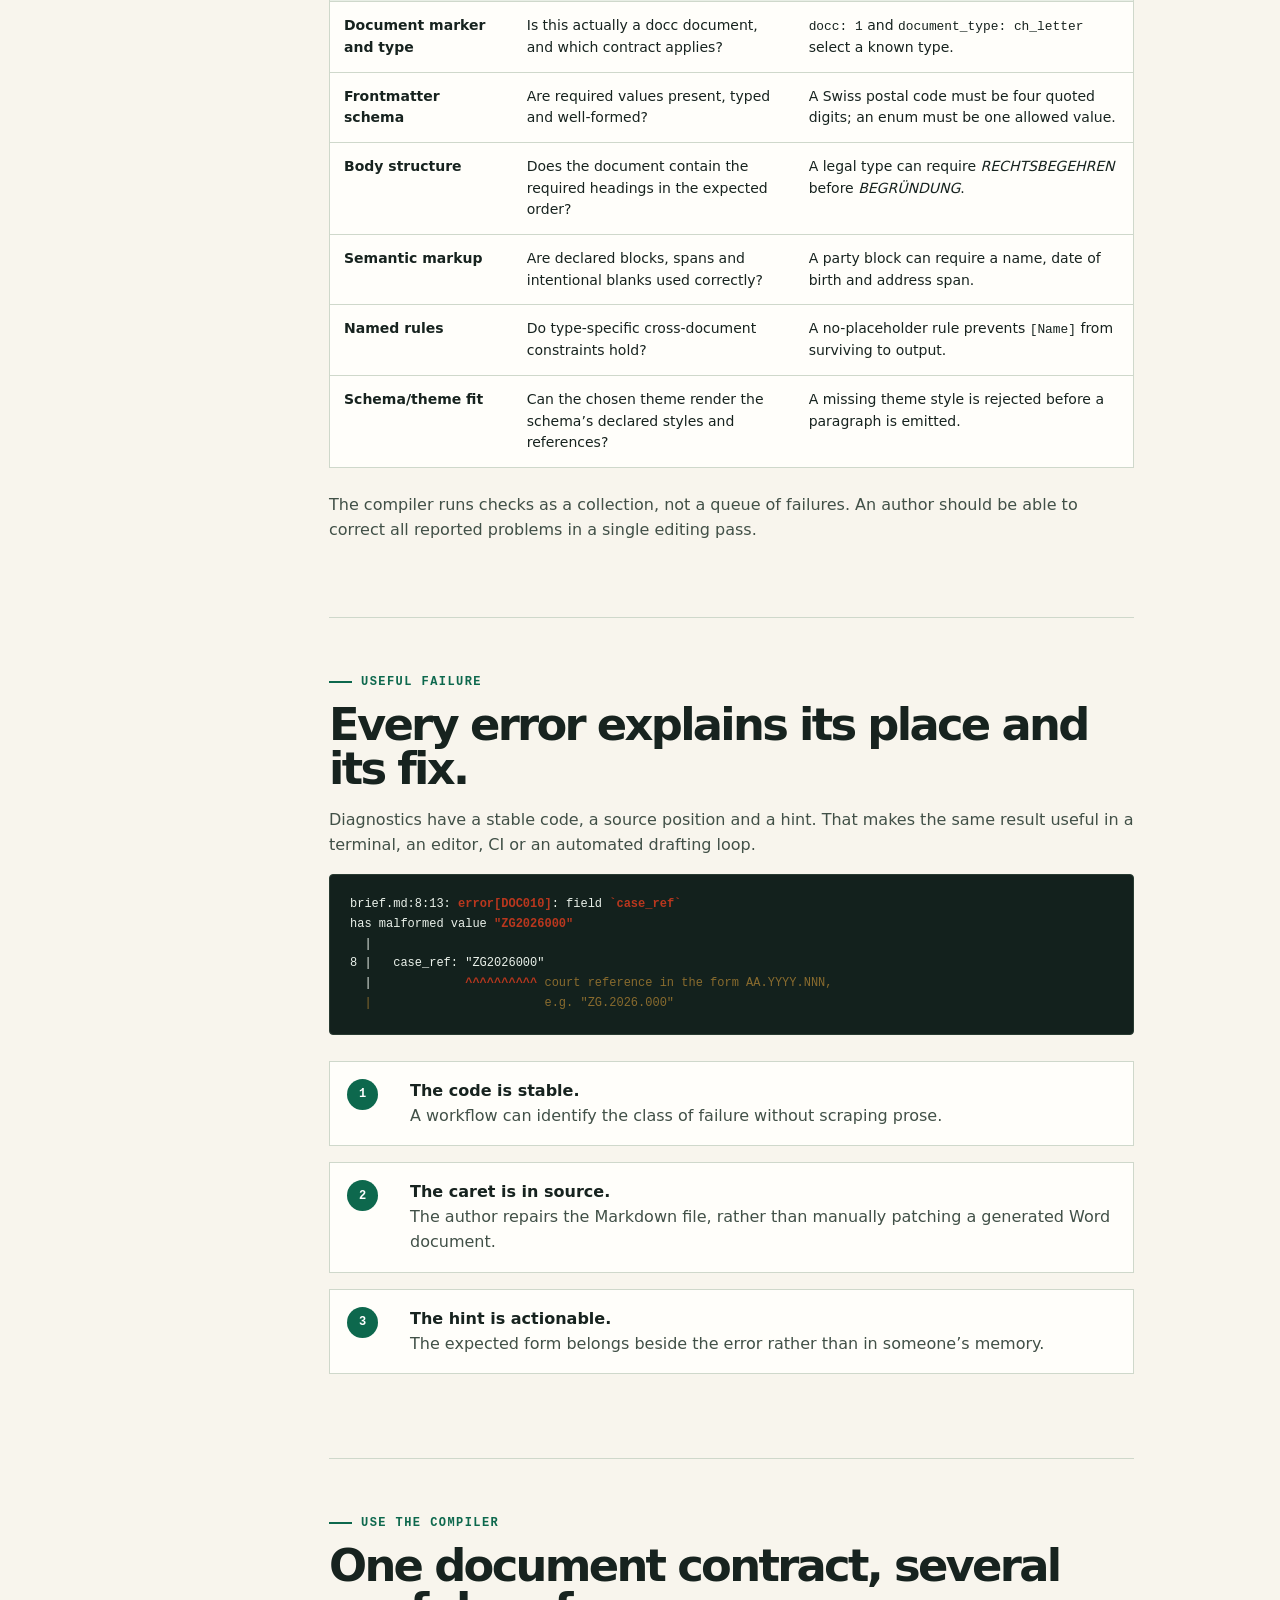
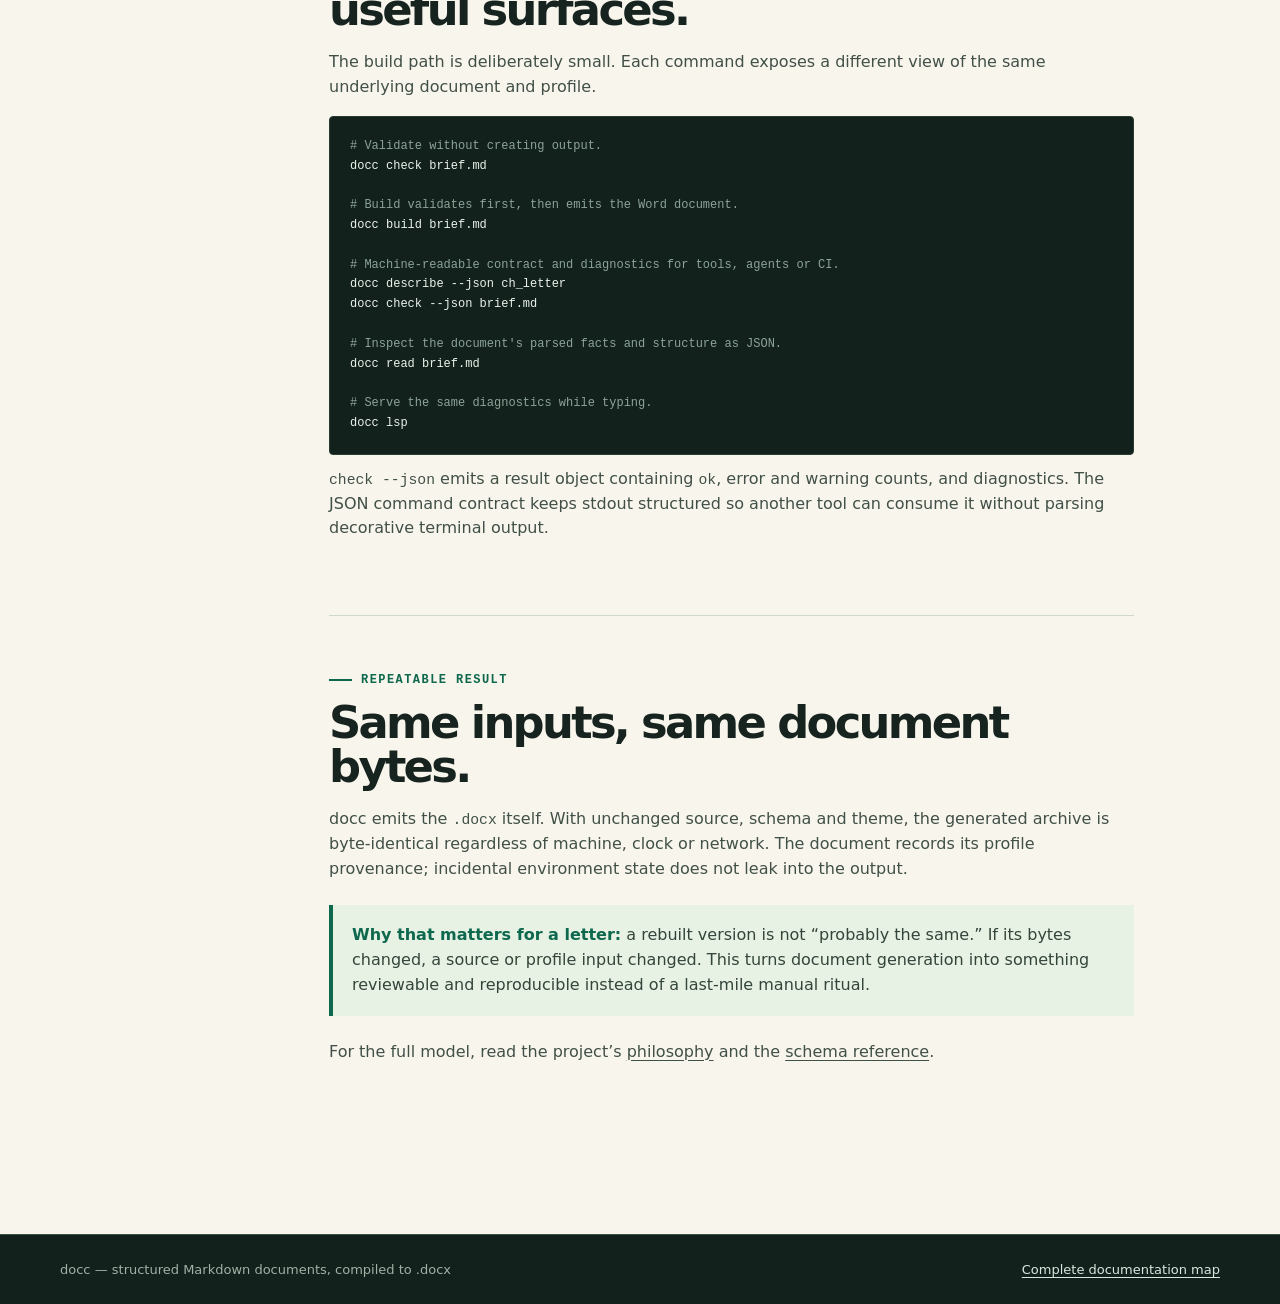
<file: docs/product-demo/compiler.html>
<!doctype html>
<html lang="en">
<head>
  <meta charset="utf-8"><meta name="viewport" content="width=device-width, initial-scale=1">
  <meta name="description" content="How docc verifies a document's structure, schema and rendering contract.">
  <title>The compiler contract — docc guide</title><link rel="stylesheet" href="site.css">
</head>
<body>
  <header class="wrap site-header"><a class="brand" href="index.html" aria-label="docc product guide">do<i>cc</i></a><nav class="site-nav" aria-label="Primary navigation"><a href="getting-started.html">Start here</a><a aria-current="page" href="compiler.html">The compiler</a><a href="authoring.html">Authoring</a><a href="profiles.html">Profiles</a><a href="de/compiler.html" lang="de">DE</a><a class="button" href="reference.html">Documentation</a></nav></header>
  <main>
    <section class="page-hero"><div class="wrap"><div class="eyebrow">The product promise</div><h1>A successful build means <em>more than “Word opened it.”</em></h1><p class="lede">docc treats a document type as a contract. It parses authored Markdown, verifies the declared requirements, then renders through the selected theme. Validation gates rendering.</p></div></section>
    <div class="wrap docs-layout">
      <aside class="docs-aside" aria-label="On this page"><strong>ON THIS PAGE</strong><a href="#contract">The contract</a><a href="#checks">What is checked</a><a href="#diagnostics">Diagnostics</a><a href="#commands">Compiler commands</a><a href="#determinism">Deterministic output</a></aside>
      <article class="content">
        <section id="contract"><div class="eyebrow">One clear boundary</div><h2>Author the content. Declare the rules. Compile the result.</h2><p>A Word file can contain an absent recipient address, an old placeholder, a heading in the wrong place or a legal value that does not match its required form. Those are document failures, not formatting preferences. docc moves that knowledge into a schema where it can be checked consistently.</p><div class="pipeline"><div><b>AUTHORED</b><strong>Source</strong><small>Markdown and YAML remain visible, reviewable and editable.</small></div><div><b>DECLARED</b><strong>Schema</strong><small>The type says which facts and structures are valid.</small></div><div><b>SELECTED</b><strong>Theme</strong><small>The profile says how a valid type is rendered.</small></div><div><b>PRODUCED</b><strong>Output</strong><small>A .docx exists only after the source passed its checks.</small></div></div><div class="note"><strong>What docc does not do:</strong> it does not invent missing facts, converse about the text, store documents or turn a template into an application. The input is an authored document; the product is a checked compilation.</div></section>
        <section id="checks"><div class="eyebrow">Verification layers</div><h2>Requirements are checked where they belong.</h2><p>The selected schema decides the valid shape of one document type. The compiler checks the source against that shape and runs the type’s declared rules. The exact requirements are profile-specific; these are the kinds of guarantees a type can make.</p><div class="table-wrap"><table><thead><tr><th>Layer</th><th>Question it answers</th><th>Example</th></tr></thead><tbody><tr><td><strong>Document marker and type</strong></td><td>Is this actually a docc document, and which contract applies?</td><td><code>docc: 1</code> and <code>document_type: ch_letter</code> select a known type.</td></tr><tr><td><strong>Frontmatter schema</strong></td><td>Are required values present, typed and well-formed?</td><td>A Swiss postal code must be four quoted digits; an enum must be one allowed value.</td></tr><tr><td><strong>Body structure</strong></td><td>Does the document contain the required headings in the expected order?</td><td>A legal type can require <em>RECHTSBEGEHREN</em> before <em>BEGRÜNDUNG</em>.</td></tr><tr><td><strong>Semantic markup</strong></td><td>Are declared blocks, spans and intentional blanks used correctly?</td><td>A party block can require a name, date of birth and address span.</td></tr><tr><td><strong>Named rules</strong></td><td>Do type-specific cross-document constraints hold?</td><td>A no-placeholder rule prevents <code>[Name]</code> from surviving to output.</td></tr><tr><td><strong>Schema/theme fit</strong></td><td>Can the chosen theme render the schema’s declared styles and references?</td><td>A missing theme style is rejected before a paragraph is emitted.</td></tr></tbody></table></div><p>The compiler runs checks as a collection, not a queue of failures. An author should be able to correct all reported problems in a single editing pass.</p></section>
        <section id="diagnostics"><div class="eyebrow">Useful failure</div><h2>Every error explains its place and its fix.</h2><p>Diagnostics have a stable code, a source position and a hint. That makes the same result useful in a terminal, an editor, CI or an automated drafting loop.</p><pre>brief.md:8:13: <span class="warn">error[DOC010]</span>: field <span class="warn">`case_ref`</span>
has malformed value <span class="warn">"ZG2026000"</span>
  |
8 |   case_ref: "ZG2026000"
  |             <span class="warn">^^^^^^^^^^</span> <span class="hint">court reference in the form AA.YYYY.NNN,
  |                        e.g. "ZG.2026.000"</span></pre><div class="steps"><div class="step-row"><p><strong>The code is stable.</strong> A workflow can identify the class of failure without scraping prose.</p></div><div class="step-row"><p><strong>The caret is in source.</strong> The author repairs the Markdown file, rather than manually patching a generated Word document.</p></div><div class="step-row"><p><strong>The hint is actionable.</strong> The expected form belongs beside the error rather than in someone’s memory.</p></div></div></section>
        <section id="commands"><div class="eyebrow">Use the compiler</div><h2>One document contract, several useful surfaces.</h2><p>The build path is deliberately small. Each command exposes a different view of the same underlying document and profile.</p><pre><span class="dim"># Validate without creating output.</span>
docc check brief.md

<span class="dim"># Build validates first, then emits the Word document.</span>
docc build brief.md

<span class="dim"># Machine-readable contract and diagnostics for tools, agents or CI.</span>
docc describe --json ch_letter
docc check --json brief.md

<span class="dim"># Inspect the document's parsed facts and structure as JSON.</span>
docc read brief.md

<span class="dim"># Serve the same diagnostics while typing.</span>
docc lsp</pre><p><code>check --json</code> emits a result object containing <code>ok</code>, error and warning counts, and diagnostics. The JSON command contract keeps stdout structured so another tool can consume it without parsing decorative terminal output.</p></section>
        <section id="determinism"><div class="eyebrow">Repeatable result</div><h2>Same inputs, same document bytes.</h2><p>docc emits the <code>.docx</code> itself. With unchanged source, schema and theme, the generated archive is byte-identical regardless of machine, clock or network. The document records its profile provenance; incidental environment state does not leak into the output.</p><div class="note"><strong>Why that matters for a letter:</strong> a rebuilt version is not “probably the same.” If its bytes changed, a source or profile input changed. This turns document generation into something reviewable and reproducible instead of a last-mile manual ritual.</div><p>For the full model, read the project’s <a href="https://github.com/kevinzehnder/docc/blob/master/docs/philosophy.md">philosophy</a> and the <a href="https://github.com/kevinzehnder/docc/blob/master/docs/schema-reference.md">schema reference</a>.</p></section>
      </article>
    </div>
  </main>
  <footer><div class="wrap"><span>docc — structured Markdown documents, compiled to .docx</span><a href="reference.html">Complete documentation map</a></div></footer>
</body>
</html>
</file>
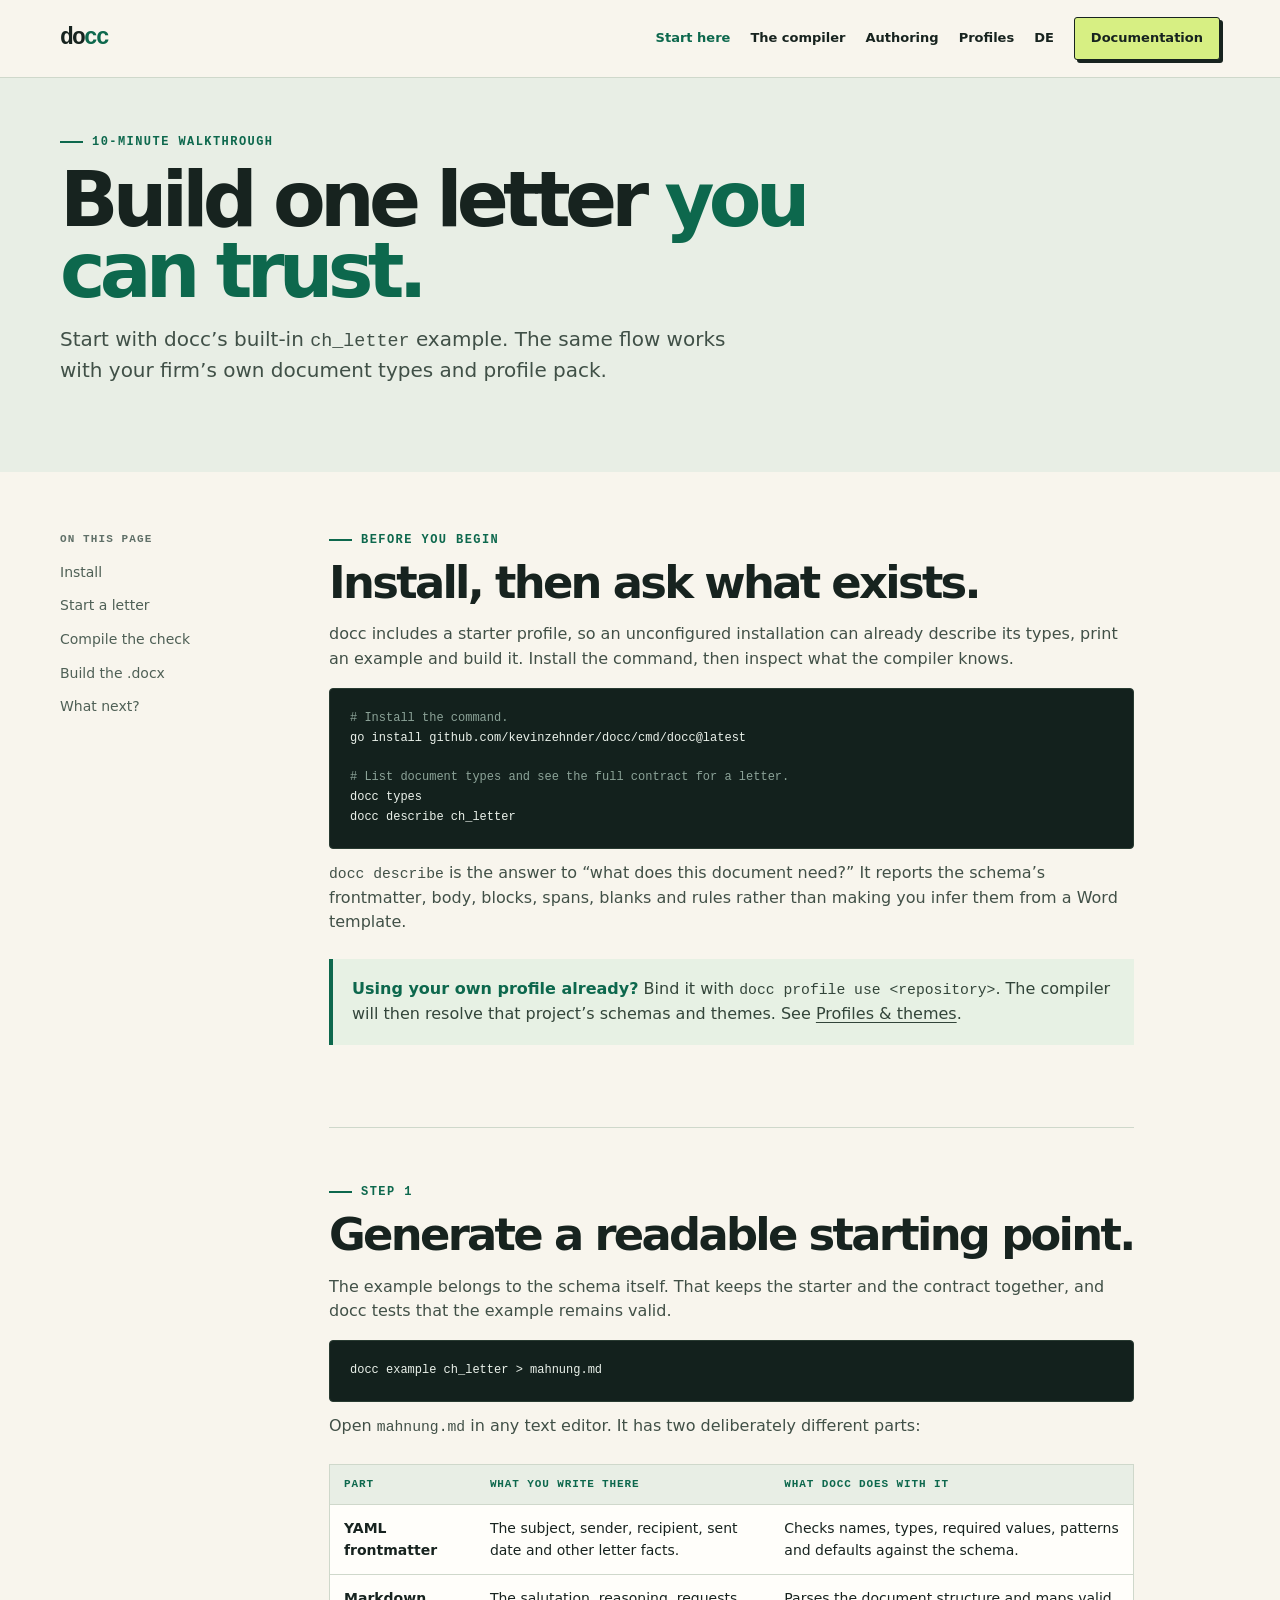
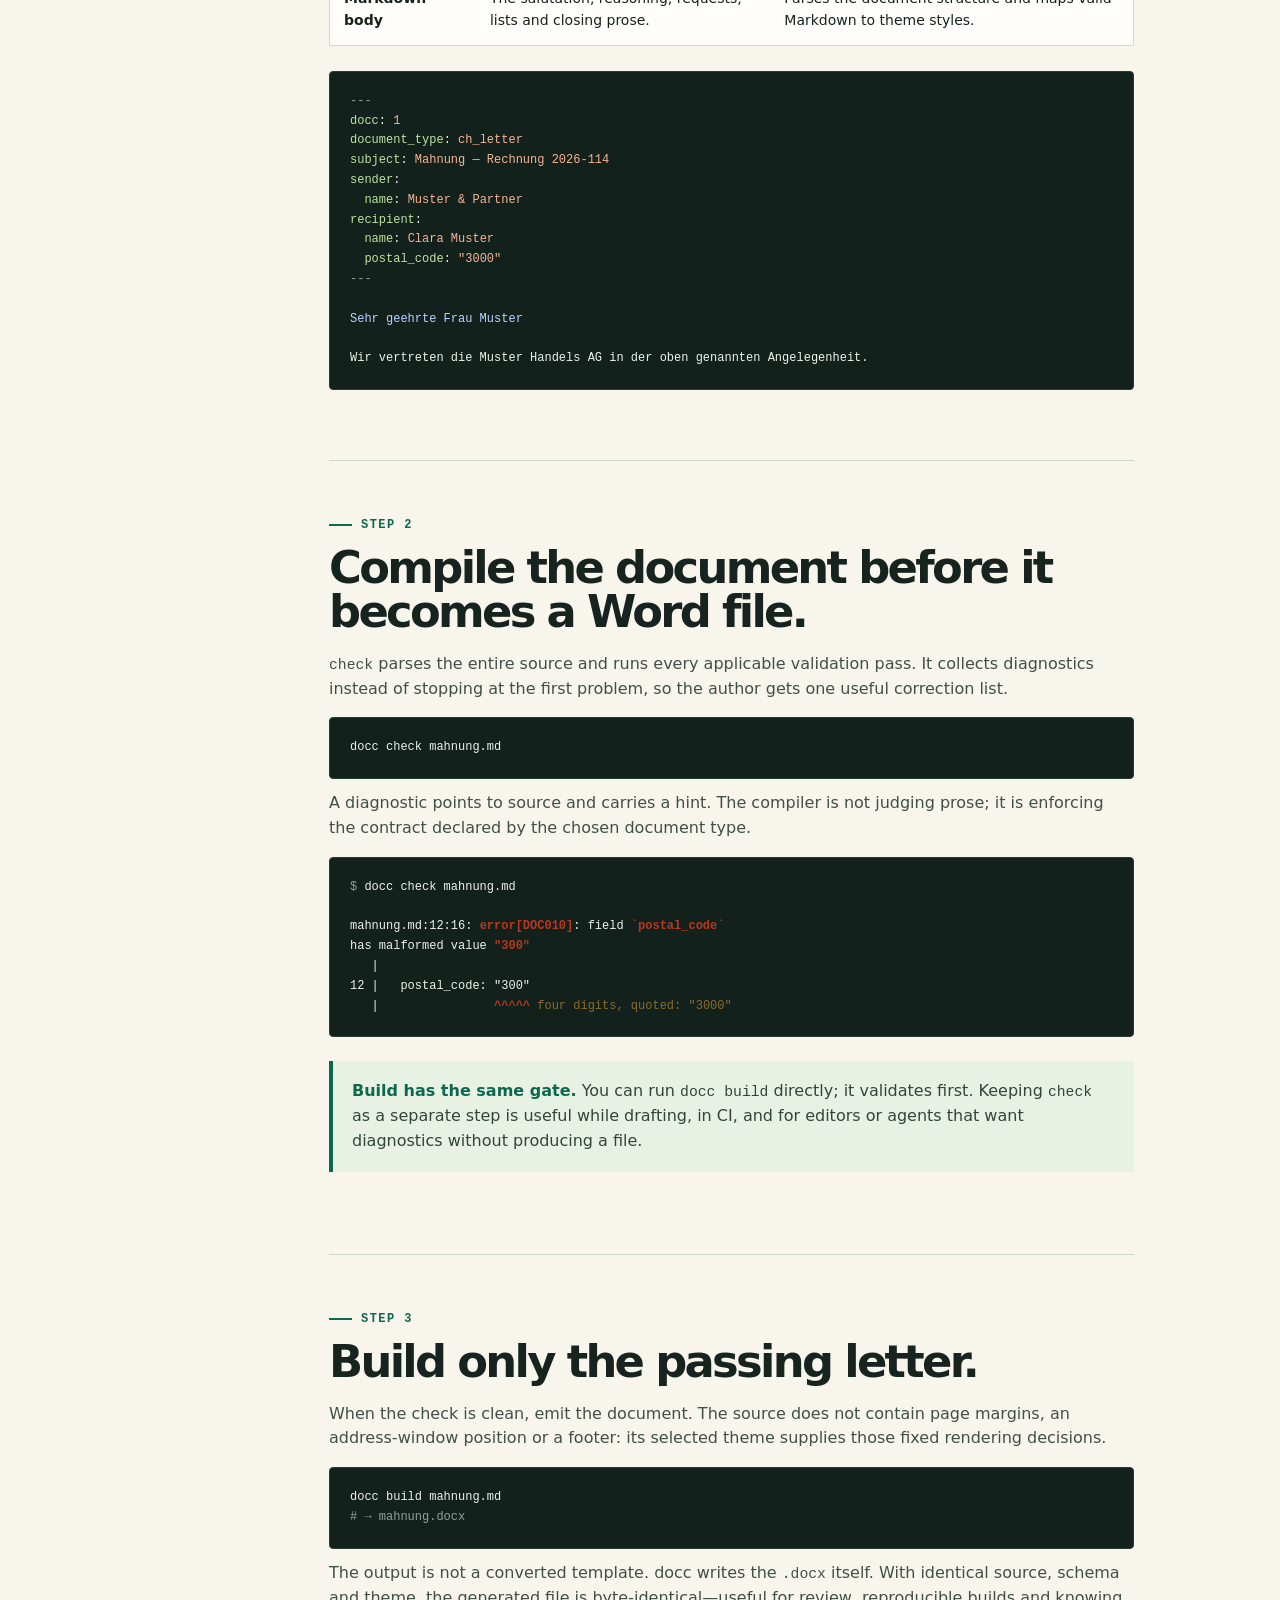
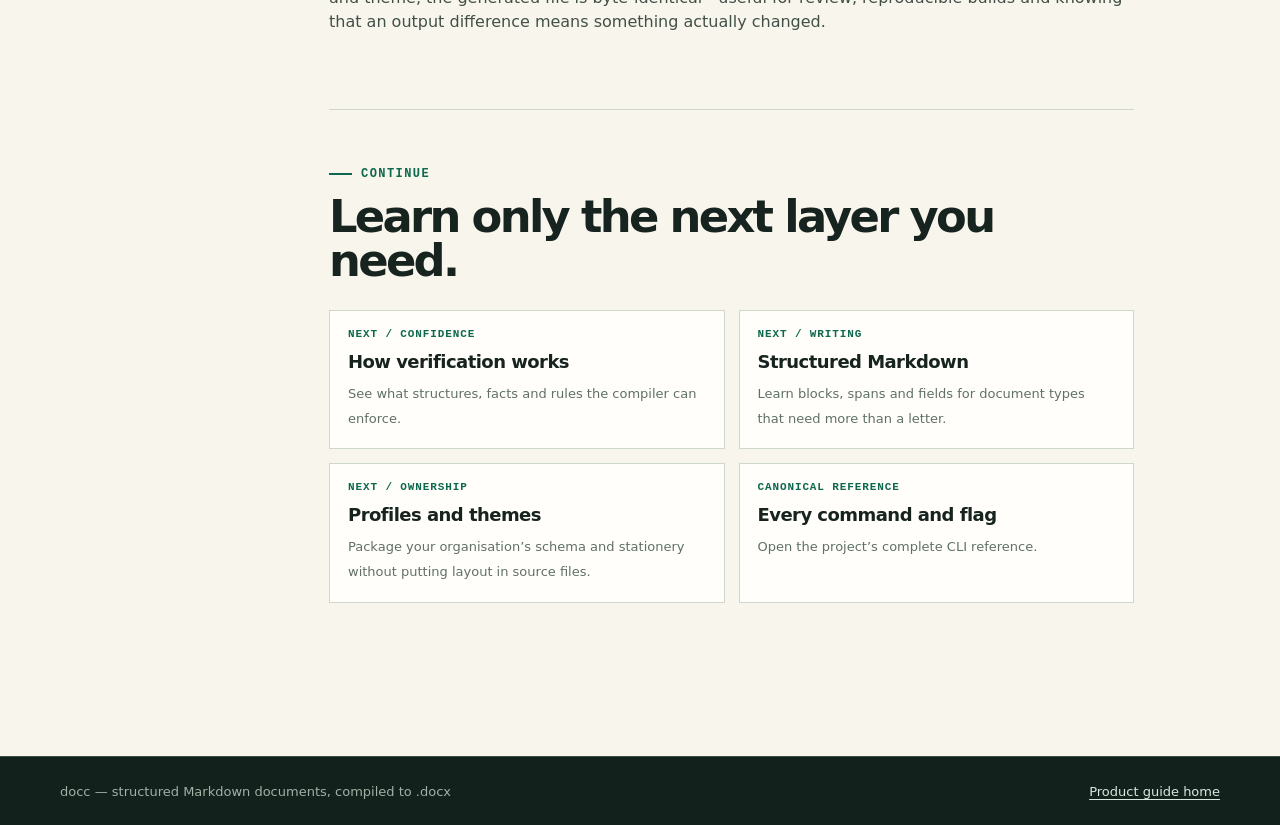
<file: docs/product-demo/getting-started.html>
<!doctype html>
<html lang="en">
<head>
  <meta charset="utf-8"><meta name="viewport" content="width=device-width, initial-scale=1">
  <meta name="description" content="Build a checked Word letter with docc in three steps.">
  <title>Write a checked letter — docc guide</title><link rel="stylesheet" href="site.css">
</head>
<body>
  <header class="wrap site-header"><a class="brand" href="index.html" aria-label="docc product guide">do<i>cc</i></a><nav class="site-nav" aria-label="Primary navigation"><a aria-current="page" href="getting-started.html">Start here</a><a href="compiler.html">The compiler</a><a href="authoring.html">Authoring</a><a href="profiles.html">Profiles</a><a href="de/getting-started.html" lang="de">DE</a><a class="button" href="reference.html">Documentation</a></nav></header>
  <main>
    <section class="page-hero"><div class="wrap"><div class="eyebrow">10-minute walkthrough</div><h1>Build one letter <em>you can trust.</em></h1><p class="lede">Start with docc’s built-in <code>ch_letter</code> example. The same flow works with your firm’s own document types and profile pack.</p></div></section>
    <div class="wrap docs-layout">
      <aside class="docs-aside" aria-label="On this page"><strong>ON THIS PAGE</strong><a href="#install">Install</a><a href="#starter">Start a letter</a><a href="#check">Compile the check</a><a href="#build">Build the .docx</a><a href="#next">What next?</a></aside>
      <article class="content">
        <section id="install"><div class="eyebrow">Before you begin</div><h2>Install, then ask what exists.</h2><p>docc includes a starter profile, so an unconfigured installation can already describe its types, print an example and build it. Install the command, then inspect what the compiler knows.</p><pre><span class="dim"># Install the command.</span>
go install github.com/kevinzehnder/docc/cmd/docc@latest

<span class="dim"># List document types and see the full contract for a letter.</span>
docc types
docc describe ch_letter</pre><p><code>docc describe</code> is the answer to “what does this document need?” It reports the schema’s frontmatter, body, blocks, spans, blanks and rules rather than making you infer them from a Word template.</p><div class="note"><strong>Using your own profile already?</strong> Bind it with <code>docc profile use &lt;repository&gt;</code>. The compiler will then resolve that project’s schemas and themes. See <a href="profiles.html">Profiles &amp; themes</a>.</div></section>
        <section id="starter"><div class="eyebrow">Step 1</div><h2>Generate a readable starting point.</h2><p>The example belongs to the schema itself. That keeps the starter and the contract together, and docc tests that the example remains valid.</p><pre>docc example ch_letter &gt; mahnung.md</pre><p>Open <code>mahnung.md</code> in any text editor. It has two deliberately different parts:</p><div class="table-wrap"><table><thead><tr><th>Part</th><th>What you write there</th><th>What docc does with it</th></tr></thead><tbody><tr><td><strong>YAML frontmatter</strong></td><td>The subject, sender, recipient, sent date and other letter facts.</td><td>Checks names, types, required values, patterns and defaults against the schema.</td></tr><tr><td><strong>Markdown body</strong></td><td>The salutation, reasoning, requests, lists and closing prose.</td><td>Parses the document structure and maps valid Markdown to theme styles.</td></tr></tbody></table></div><pre><span class="dim">---</span>
<span class="key">docc</span>: <span class="value">1</span>
<span class="key">document_type</span>: <span class="value">ch_letter</span>
<span class="key">subject</span>: <span class="value">Mahnung — Rechnung 2026-114</span>
<span class="key">sender</span>:
  <span class="key">name</span>: <span class="value">Muster &amp; Partner</span>
<span class="key">recipient</span>:
  <span class="key">name</span>: <span class="value">Clara Muster</span>
  <span class="key">postal_code</span>: <span class="value">"3000"</span>
<span class="dim">---</span>

<span class="md">Sehr geehrte Frau Muster</span>

Wir vertreten die Muster Handels AG in der oben genannten Angelegenheit.</pre></section>
        <section id="check"><div class="eyebrow">Step 2</div><h2>Compile the document before it becomes a Word file.</h2><p><code>check</code> parses the entire source and runs every applicable validation pass. It collects diagnostics instead of stopping at the first problem, so the author gets one useful correction list.</p><pre>docc check mahnung.md</pre><p>A diagnostic points to source and carries a hint. The compiler is not judging prose; it is enforcing the contract declared by the chosen document type.</p><pre><span class="dim">$</span> docc check mahnung.md

mahnung.md:12:16: <span class="warn">error[DOC010]</span>: field <span class="warn">`postal_code`</span>
has malformed value <span class="warn">"300"</span>
   |
12 |   postal_code: "300"
   |                <span class="warn">^^^^^</span> <span class="hint">four digits, quoted: "3000"</span></pre><div class="note"><strong>Build has the same gate.</strong> You can run <code>docc build</code> directly; it validates first. Keeping <code>check</code> as a separate step is useful while drafting, in CI, and for editors or agents that want diagnostics without producing a file.</div></section>
        <section id="build"><div class="eyebrow">Step 3</div><h2>Build only the passing letter.</h2><p>When the check is clean, emit the document. The source does not contain page margins, an address-window position or a footer: its selected theme supplies those fixed rendering decisions.</p><pre>docc build mahnung.md
<span class="dim"># → mahnung.docx</span></pre><p>The output is not a converted template. docc writes the <code>.docx</code> itself. With identical source, schema and theme, the generated file is byte-identical—useful for review, reproducible builds and knowing that an output difference means something actually changed.</p></section>
        <section id="next"><div class="eyebrow">Continue</div><h2>Learn only the next layer you need.</h2><div class="link-grid"><a class="link-card" href="compiler.html"><b>NEXT / CONFIDENCE</b><strong>How verification works</strong><span>See what structures, facts and rules the compiler can enforce.</span></a><a class="link-card" href="authoring.html"><b>NEXT / WRITING</b><strong>Structured Markdown</strong><span>Learn blocks, spans and fields for document types that need more than a letter.</span></a><a class="link-card" href="profiles.html"><b>NEXT / OWNERSHIP</b><strong>Profiles and themes</strong><span>Package your organisation’s schema and stationery without putting layout in source files.</span></a><a class="link-card" href="https://github.com/kevinzehnder/docc/blob/master/docs/cli.md"><b>CANONICAL REFERENCE</b><strong>Every command and flag</strong><span>Open the project’s complete CLI reference.</span></a></div></section>
      </article>
    </div>
  </main>
  <footer><div class="wrap"><span>docc — structured Markdown documents, compiled to .docx</span><a href="index.html">Product guide home</a></div></footer>
</body>
</html>
</file>
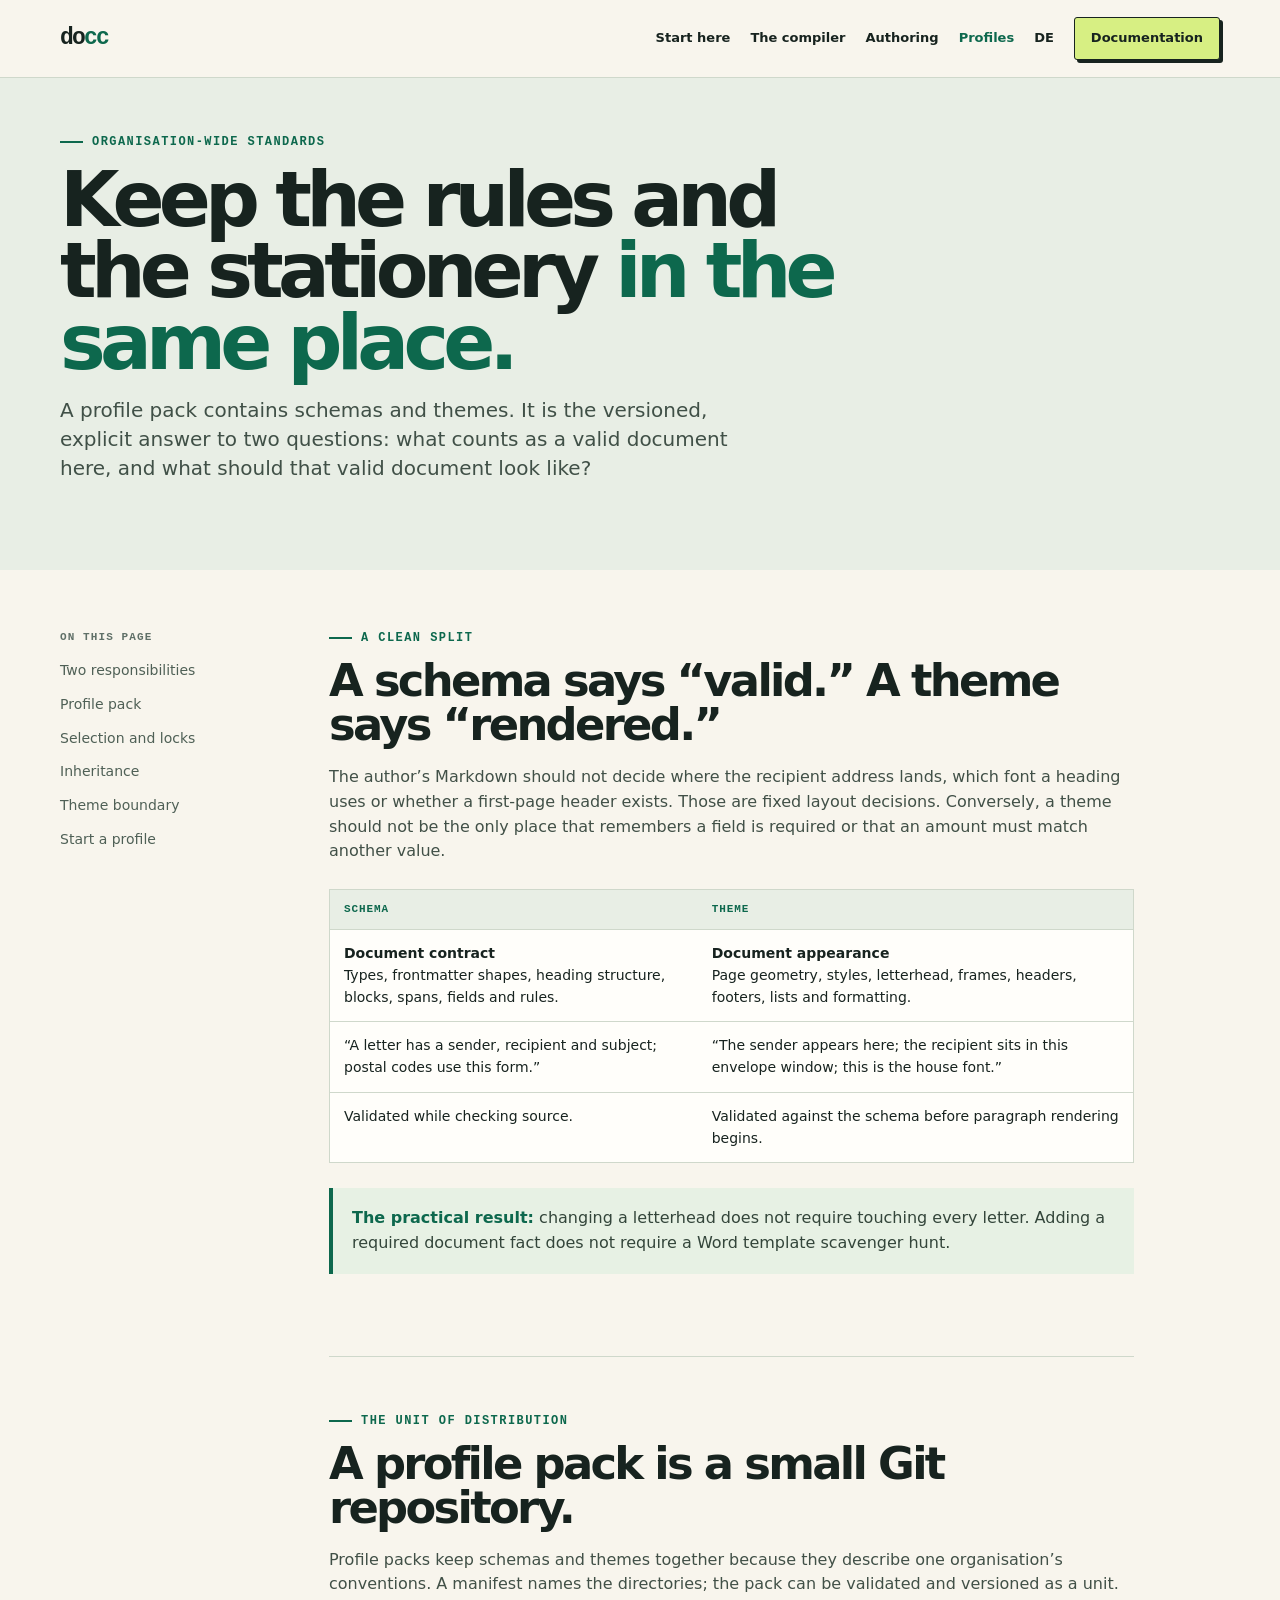
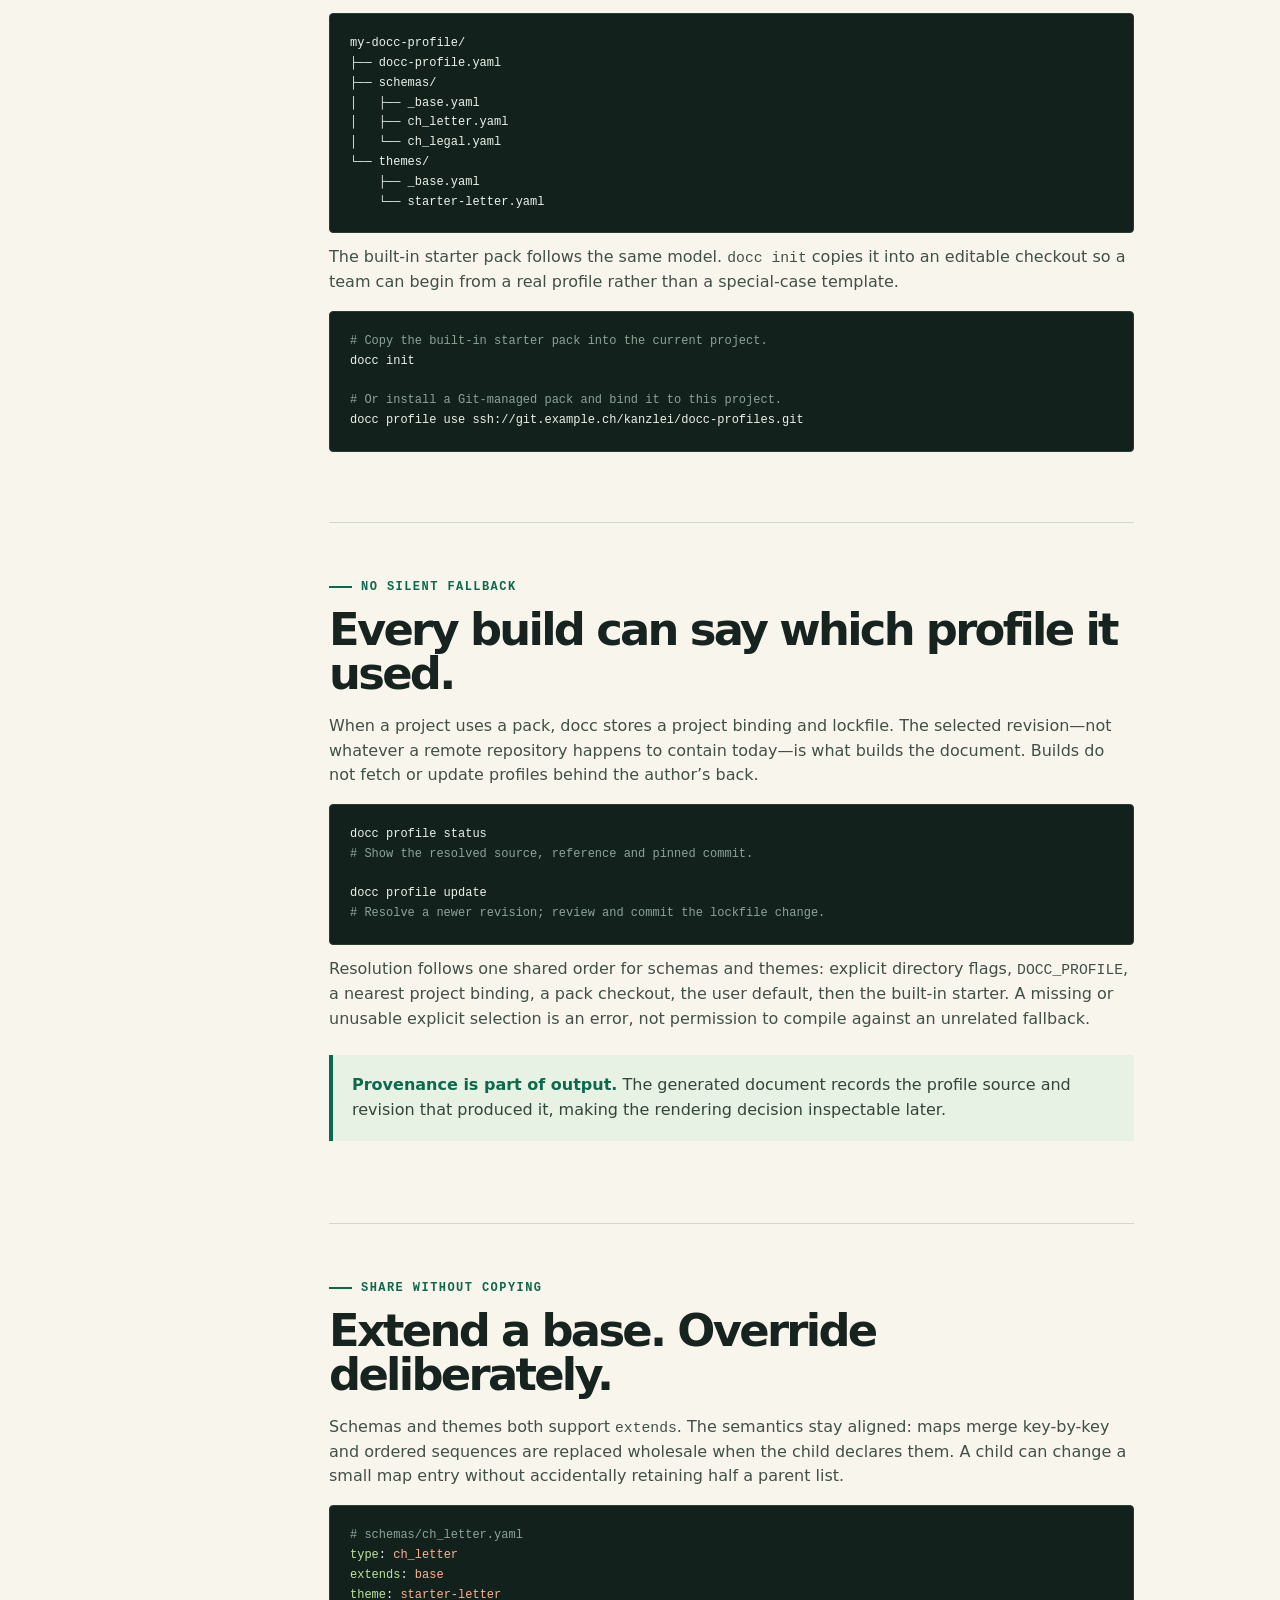
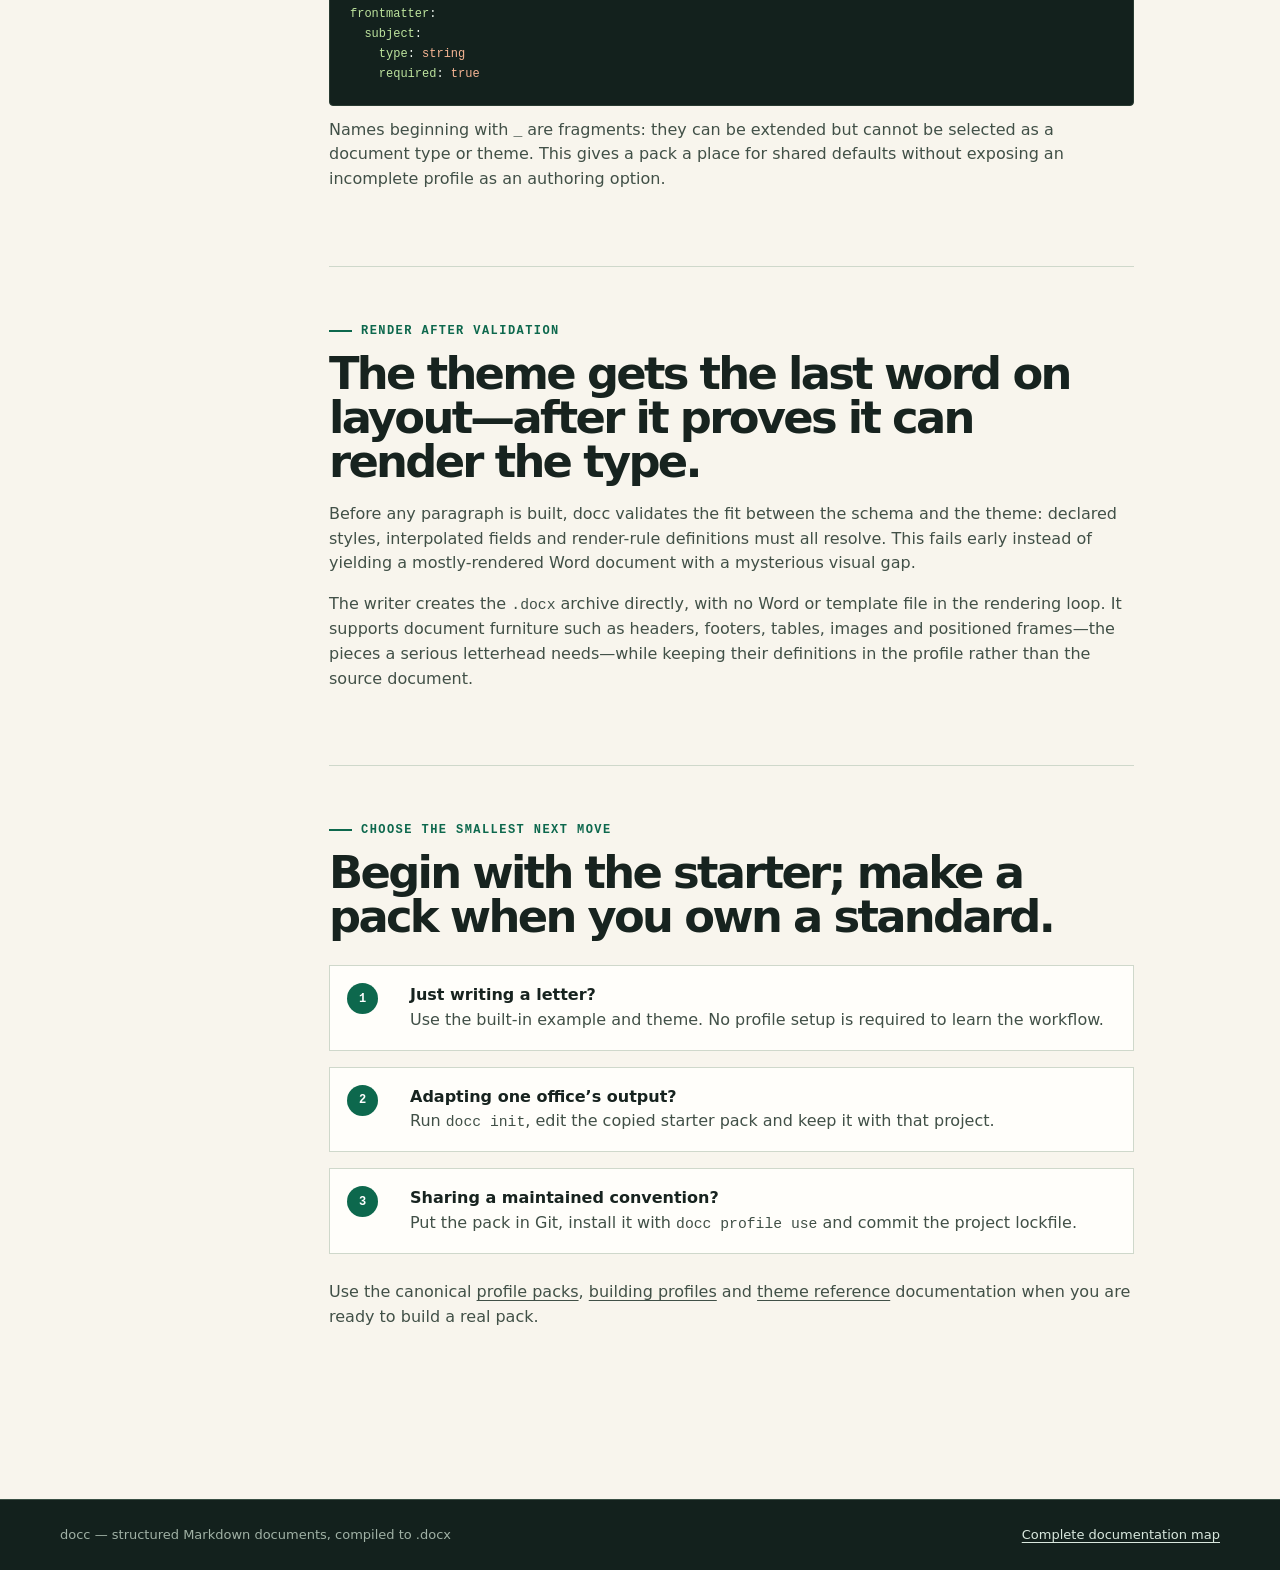
<file: docs/product-demo/profiles.html>
<!doctype html>
<html lang="en">
<head>
  <meta charset="utf-8"><meta name="viewport" content="width=device-width, initial-scale=1">
  <meta name="description" content="How docc profile packs keep a document type and its approved rendering together.">
  <title>Profiles and themes — docc guide</title><link rel="stylesheet" href="site.css">
</head>
<body>
  <header class="wrap site-header"><a class="brand" href="index.html" aria-label="docc product guide">do<i>cc</i></a><nav class="site-nav" aria-label="Primary navigation"><a href="getting-started.html">Start here</a><a href="compiler.html">The compiler</a><a href="authoring.html">Authoring</a><a aria-current="page" href="profiles.html">Profiles</a><a href="de/profiles.html" lang="de">DE</a><a class="button" href="reference.html">Documentation</a></nav></header>
  <main>
    <section class="page-hero"><div class="wrap"><div class="eyebrow">Organisation-wide standards</div><h1>Keep the rules and the stationery <em>in the same place.</em></h1><p class="lede">A profile pack contains schemas and themes. It is the versioned, explicit answer to two questions: what counts as a valid document here, and what should that valid document look like?</p></div></section>
    <div class="wrap docs-layout">
      <aside class="docs-aside" aria-label="On this page"><strong>ON THIS PAGE</strong><a href="#split">Two responsibilities</a><a href="#pack">Profile pack</a><a href="#select">Selection and locks</a><a href="#inheritance">Inheritance</a><a href="#theme">Theme boundary</a><a href="#start">Start a profile</a></aside>
      <article class="content">
        <section id="split"><div class="eyebrow">A clean split</div><h2>A schema says “valid.” A theme says “rendered.”</h2><p>The author’s Markdown should not decide where the recipient address lands, which font a heading uses or whether a first-page header exists. Those are fixed layout decisions. Conversely, a theme should not be the only place that remembers a field is required or that an amount must match another value.</p><div class="table-wrap"><table><thead><tr><th>Schema</th><th>Theme</th></tr></thead><tbody><tr><td><strong>Document contract</strong><br>Types, frontmatter shapes, heading structure, blocks, spans, fields and rules.</td><td><strong>Document appearance</strong><br>Page geometry, styles, letterhead, frames, headers, footers, lists and formatting.</td></tr><tr><td>“A letter has a sender, recipient and subject; postal codes use this form.”</td><td>“The sender appears here; the recipient sits in this envelope window; this is the house font.”</td></tr><tr><td>Validated while checking source.</td><td>Validated against the schema before paragraph rendering begins.</td></tr></tbody></table></div><div class="note"><strong>The practical result:</strong> changing a letterhead does not require touching every letter. Adding a required document fact does not require a Word template scavenger hunt.</div></section>
        <section id="pack"><div class="eyebrow">The unit of distribution</div><h2>A profile pack is a small Git repository.</h2><p>Profile packs keep schemas and themes together because they describe one organisation’s conventions. A manifest names the directories; the pack can be validated and versioned as a unit.</p><pre>my-docc-profile/
├── docc-profile.yaml
├── schemas/
│   ├── _base.yaml
│   ├── ch_letter.yaml
│   └── ch_legal.yaml
└── themes/
    ├── _base.yaml
    └── starter-letter.yaml</pre><p>The built-in starter pack follows the same model. <code>docc init</code> copies it into an editable checkout so a team can begin from a real profile rather than a special-case template.</p><pre><span class="dim"># Copy the built-in starter pack into the current project.</span>
docc init

<span class="dim"># Or install a Git-managed pack and bind it to this project.</span>
docc profile use ssh://git.example.ch/kanzlei/docc-profiles.git</pre></section>
        <section id="select"><div class="eyebrow">No silent fallback</div><h2>Every build can say which profile it used.</h2><p>When a project uses a pack, docc stores a project binding and lockfile. The selected revision—not whatever a remote repository happens to contain today—is what builds the document. Builds do not fetch or update profiles behind the author’s back.</p><pre>docc profile status
<span class="dim"># Show the resolved source, reference and pinned commit.</span>

docc profile update
<span class="dim"># Resolve a newer revision; review and commit the lockfile change.</span></pre><p>Resolution follows one shared order for schemas and themes: explicit directory flags, <code>DOCC_PROFILE</code>, a nearest project binding, a pack checkout, the user default, then the built-in starter. A missing or unusable explicit selection is an error, not permission to compile against an unrelated fallback.</p><div class="note"><strong>Provenance is part of output.</strong> The generated document records the profile source and revision that produced it, making the rendering decision inspectable later.</div></section>
        <section id="inheritance"><div class="eyebrow">Share without copying</div><h2>Extend a base. Override deliberately.</h2><p>Schemas and themes both support <code>extends</code>. The semantics stay aligned: maps merge key-by-key and ordered sequences are replaced wholesale when the child declares them. A child can change a small map entry without accidentally retaining half a parent list.</p><pre><span class="dim"># schemas/ch_letter.yaml</span>
<span class="key">type</span>: <span class="value">ch_letter</span>
<span class="key">extends</span>: <span class="value">base</span>
<span class="key">theme</span>: <span class="value">starter-letter</span>
<span class="key">frontmatter</span>:
  <span class="key">subject</span>:
    <span class="key">type</span>: <span class="value">string</span>
    <span class="key">required</span>: <span class="value">true</span></pre><p>Names beginning with <code>_</code> are fragments: they can be extended but cannot be selected as a document type or theme. This gives a pack a place for shared defaults without exposing an incomplete profile as an authoring option.</p></section>
        <section id="theme"><div class="eyebrow">Render after validation</div><h2>The theme gets the last word on layout—after it proves it can render the type.</h2><p>Before any paragraph is built, docc validates the fit between the schema and the theme: declared styles, interpolated fields and render-rule definitions must all resolve. This fails early instead of yielding a mostly-rendered Word document with a mysterious visual gap.</p><p>The writer creates the <code>.docx</code> archive directly, with no Word or template file in the rendering loop. It supports document furniture such as headers, footers, tables, images and positioned frames—the pieces a serious letterhead needs—while keeping their definitions in the profile rather than the source document.</p></section>
        <section id="start"><div class="eyebrow">Choose the smallest next move</div><h2>Begin with the starter; make a pack when you own a standard.</h2><div class="steps"><div class="step-row"><p><strong>Just writing a letter?</strong> Use the built-in example and theme. No profile setup is required to learn the workflow.</p></div><div class="step-row"><p><strong>Adapting one office’s output?</strong> Run <code>docc init</code>, edit the copied starter pack and keep it with that project.</p></div><div class="step-row"><p><strong>Sharing a maintained convention?</strong> Put the pack in Git, install it with <code>docc profile use</code> and commit the project lockfile.</p></div></div><p>Use the canonical <a href="https://github.com/kevinzehnder/docc/blob/master/docs/profile-packs.md">profile packs</a>, <a href="https://github.com/kevinzehnder/docc/blob/master/docs/building-profiles.md">building profiles</a> and <a href="https://github.com/kevinzehnder/docc/blob/master/docs/theme-reference.md">theme reference</a> documentation when you are ready to build a real pack.</p></section>
      </article>
    </div>
  </main>
  <footer><div class="wrap"><span>docc — structured Markdown documents, compiled to .docx</span><a href="reference.html">Complete documentation map</a></div></footer>
</body>
</html>
</file>
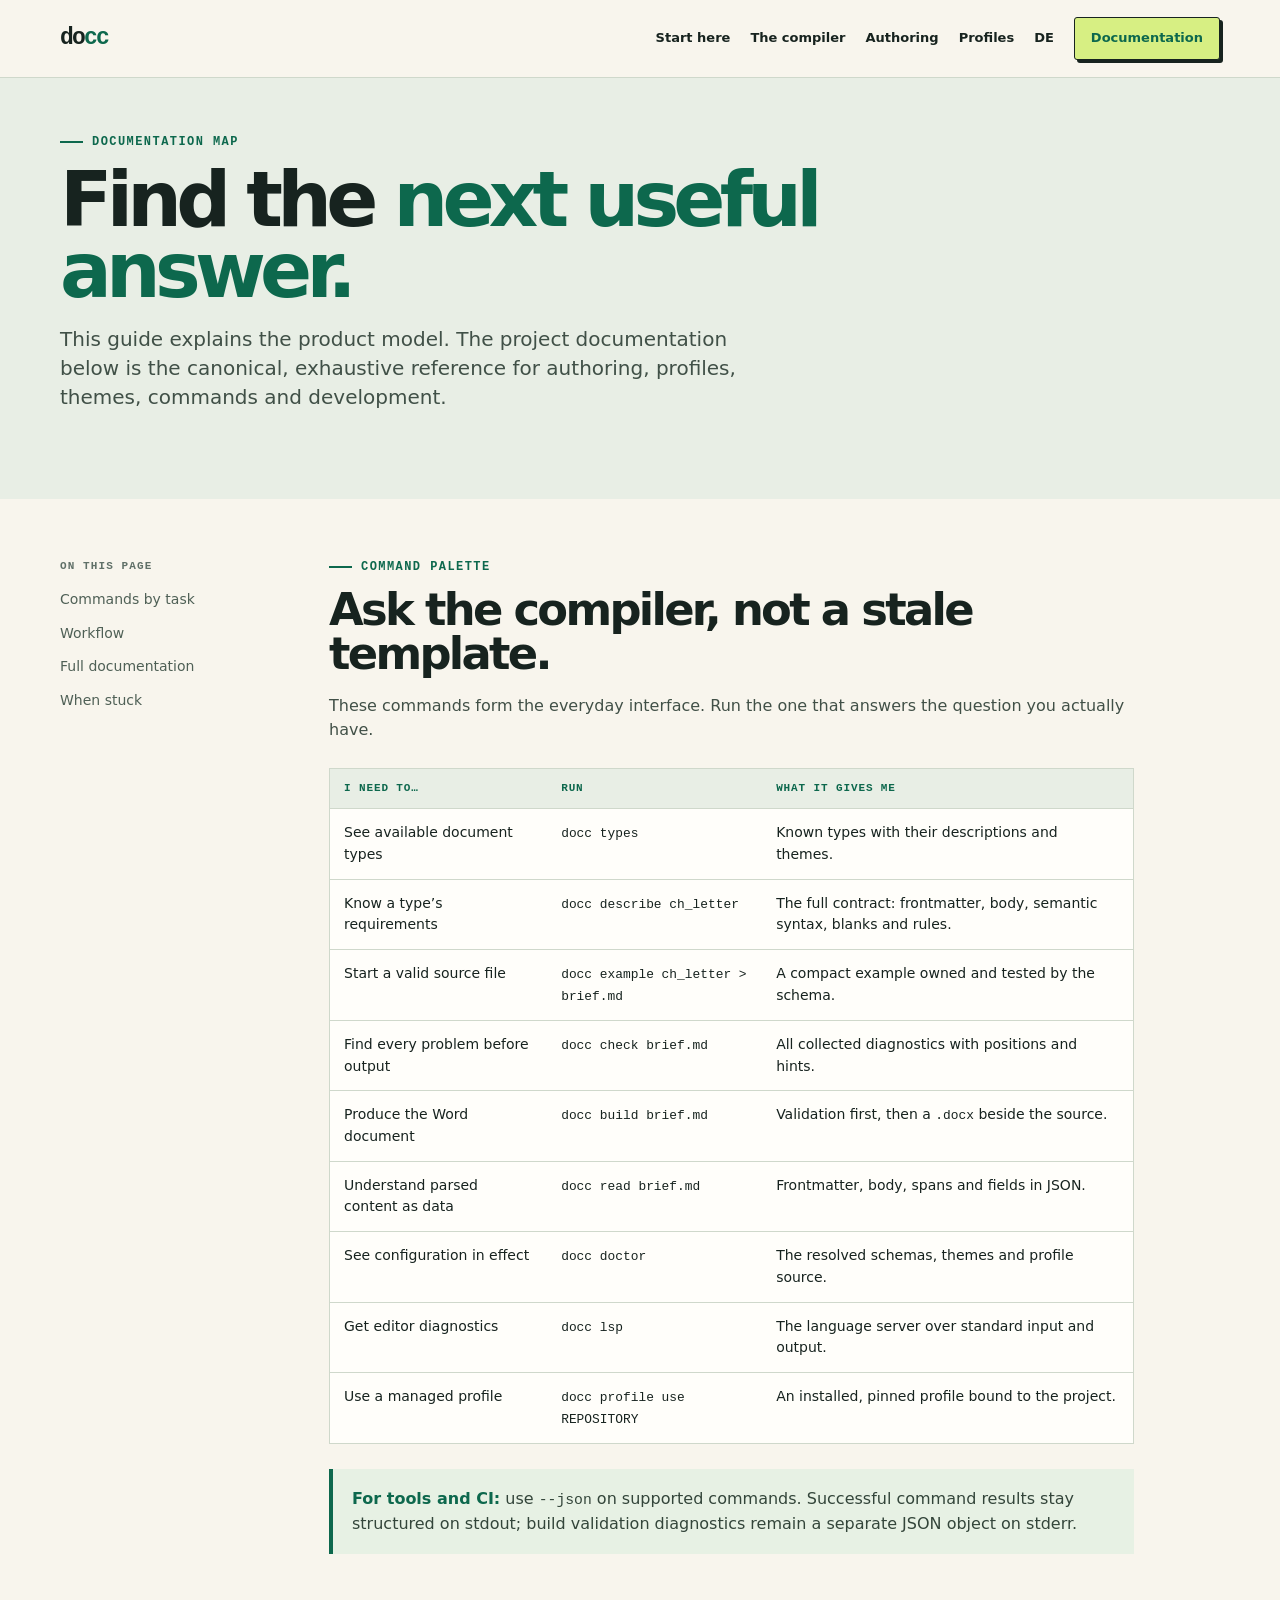
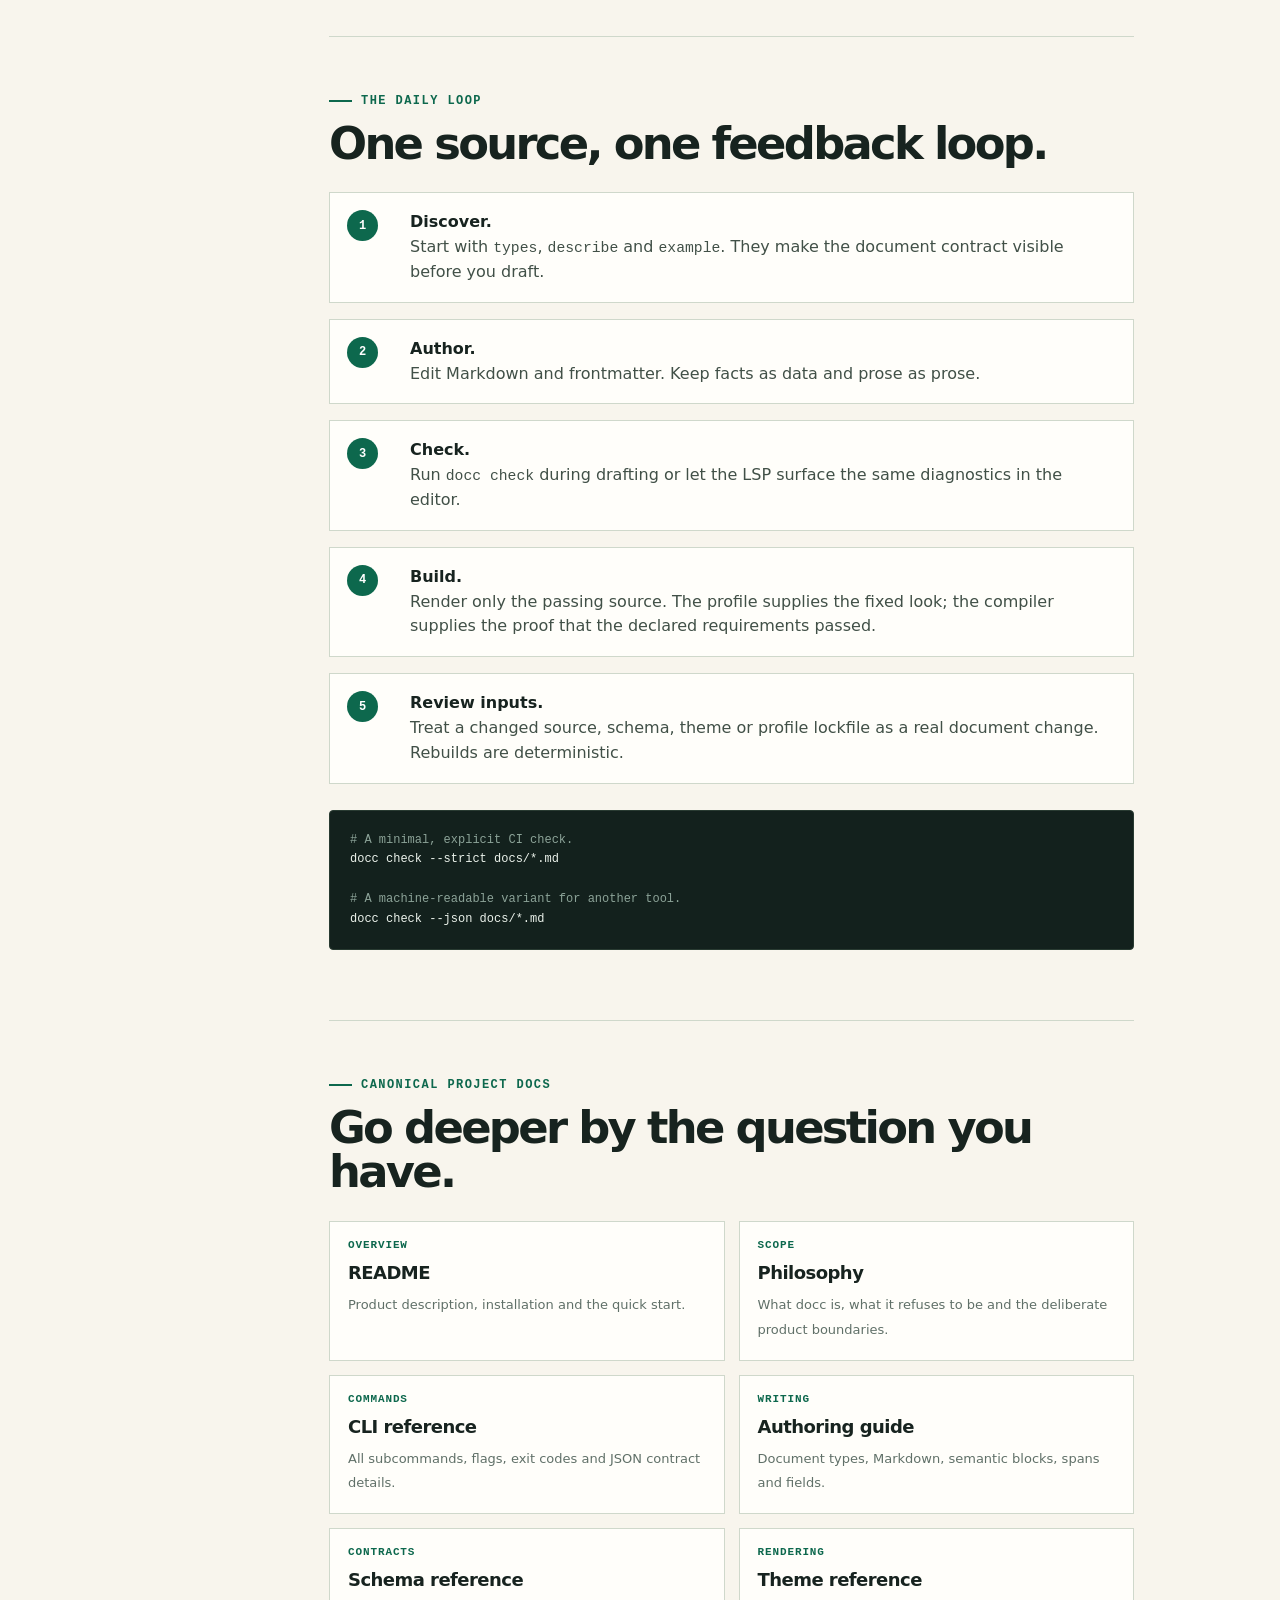
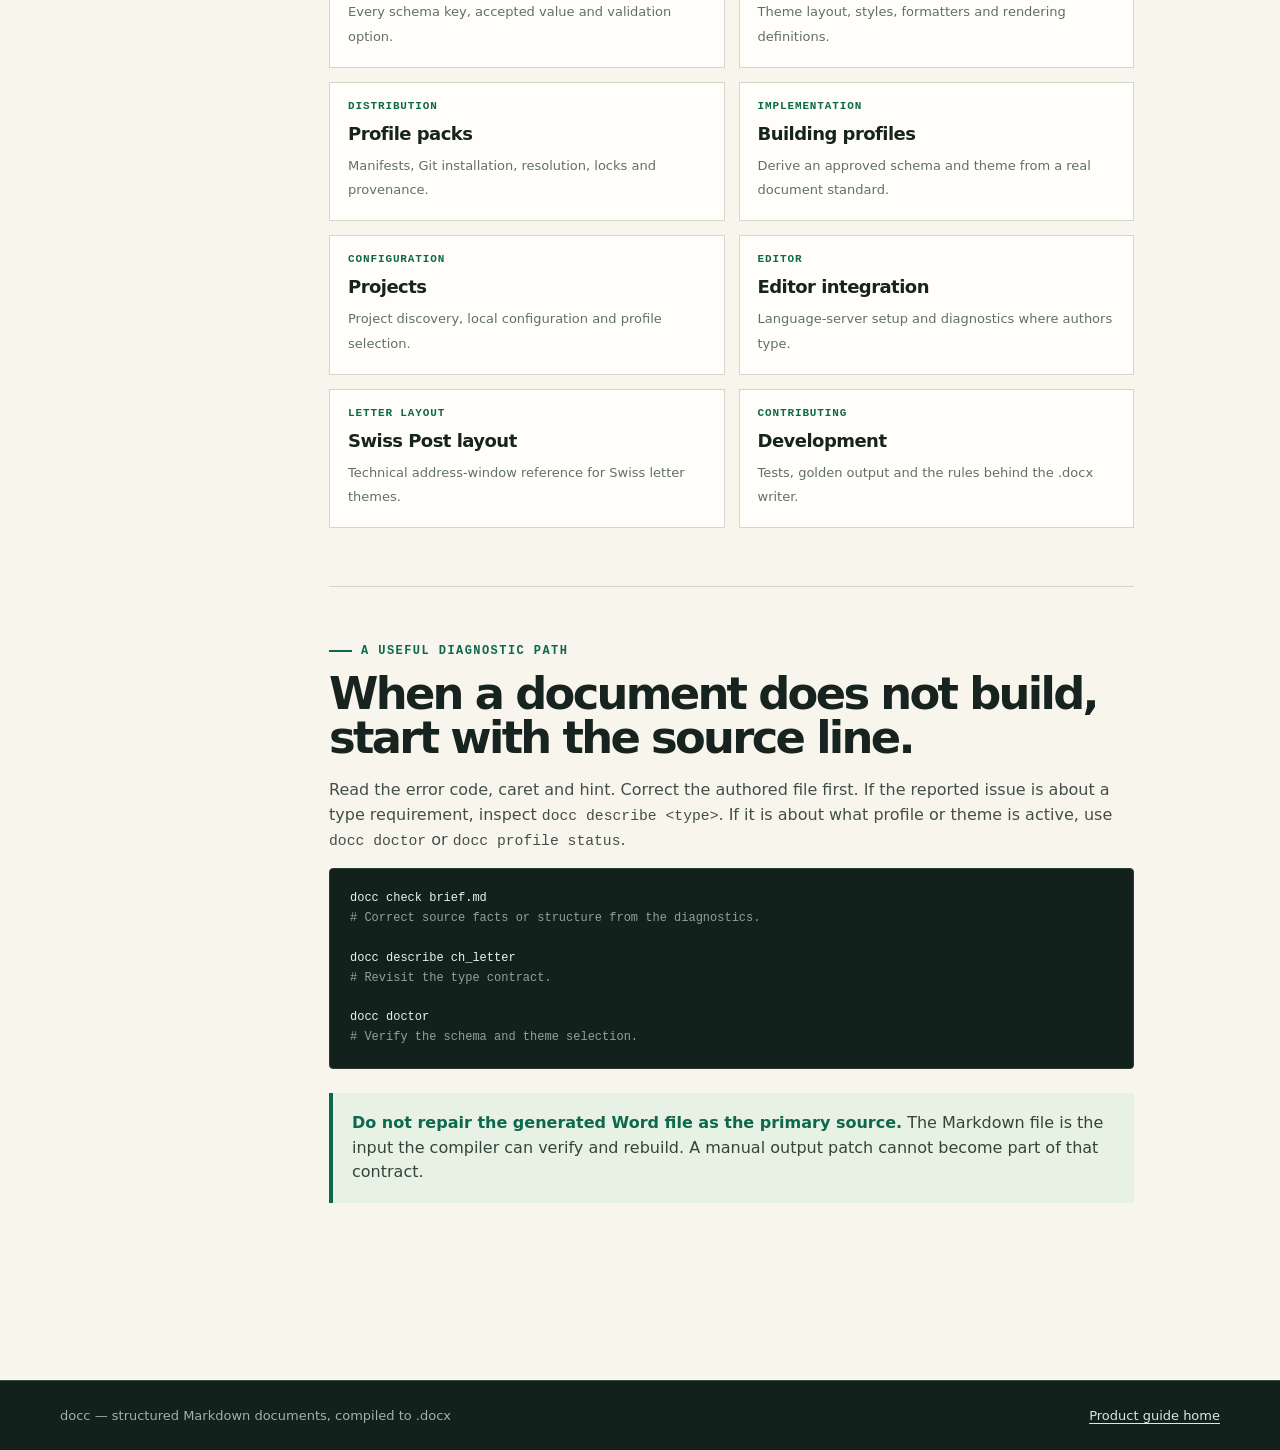
<file: docs/product-demo/reference.html>
<!doctype html>
<html lang="en">
<head>
  <meta charset="utf-8"><meta name="viewport" content="width=device-width, initial-scale=1">
  <meta name="description" content="A task-oriented documentation map for docc.">
  <title>Documentation map — docc guide</title><link rel="stylesheet" href="site.css">
</head>
<body>
  <header class="wrap site-header"><a class="brand" href="index.html" aria-label="docc product guide">do<i>cc</i></a><nav class="site-nav" aria-label="Primary navigation"><a href="getting-started.html">Start here</a><a href="compiler.html">The compiler</a><a href="authoring.html">Authoring</a><a href="profiles.html">Profiles</a><a href="de/reference.html" lang="de">DE</a><a aria-current="page" class="button" href="reference.html">Documentation</a></nav></header>
  <main>
    <section class="page-hero"><div class="wrap"><div class="eyebrow">Documentation map</div><h1>Find the <em>next useful answer.</em></h1><p class="lede">This guide explains the product model. The project documentation below is the canonical, exhaustive reference for authoring, profiles, themes, commands and development.</p></div></section>
    <div class="wrap docs-layout">
      <aside class="docs-aside" aria-label="On this page"><strong>ON THIS PAGE</strong><a href="#commands">Commands by task</a><a href="#workflow">Workflow</a><a href="#docs">Full documentation</a><a href="#help">When stuck</a></aside>
      <article class="content">
        <section id="commands"><div class="eyebrow">Command palette</div><h2>Ask the compiler, not a stale template.</h2><p>These commands form the everyday interface. Run the one that answers the question you actually have.</p><div class="table-wrap"><table><thead><tr><th>I need to…</th><th>Run</th><th>What it gives me</th></tr></thead><tbody><tr><td>See available document types</td><td><code>docc types</code></td><td>Known types with their descriptions and themes.</td></tr><tr><td>Know a type’s requirements</td><td><code>docc describe ch_letter</code></td><td>The full contract: frontmatter, body, semantic syntax, blanks and rules.</td></tr><tr><td>Start a valid source file</td><td><code>docc example ch_letter &gt; brief.md</code></td><td>A compact example owned and tested by the schema.</td></tr><tr><td>Find every problem before output</td><td><code>docc check brief.md</code></td><td>All collected diagnostics with positions and hints.</td></tr><tr><td>Produce the Word document</td><td><code>docc build brief.md</code></td><td>Validation first, then a <code>.docx</code> beside the source.</td></tr><tr><td>Understand parsed content as data</td><td><code>docc read brief.md</code></td><td>Frontmatter, body, spans and fields in JSON.</td></tr><tr><td>See configuration in effect</td><td><code>docc doctor</code></td><td>The resolved schemas, themes and profile source.</td></tr><tr><td>Get editor diagnostics</td><td><code>docc lsp</code></td><td>The language server over standard input and output.</td></tr><tr><td>Use a managed profile</td><td><code>docc profile use REPOSITORY</code></td><td>An installed, pinned profile bound to the project.</td></tr></tbody></table></div><div class="note"><strong>For tools and CI:</strong> use <code>--json</code> on supported commands. Successful command results stay structured on stdout; build validation diagnostics remain a separate JSON object on stderr.</div></section>
        <section id="workflow"><div class="eyebrow">The daily loop</div><h2>One source, one feedback loop.</h2><div class="steps"><div class="step-row"><p><strong>Discover.</strong> Start with <code>types</code>, <code>describe</code> and <code>example</code>. They make the document contract visible before you draft.</p></div><div class="step-row"><p><strong>Author.</strong> Edit Markdown and frontmatter. Keep facts as data and prose as prose.</p></div><div class="step-row"><p><strong>Check.</strong> Run <code>docc check</code> during drafting or let the LSP surface the same diagnostics in the editor.</p></div><div class="step-row"><p><strong>Build.</strong> Render only the passing source. The profile supplies the fixed look; the compiler supplies the proof that the declared requirements passed.</p></div><div class="step-row"><p><strong>Review inputs.</strong> Treat a changed source, schema, theme or profile lockfile as a real document change. Rebuilds are deterministic.</p></div></div><pre><span class="dim"># A minimal, explicit CI check.</span>
docc check --strict docs/*.md

<span class="dim"># A machine-readable variant for another tool.</span>
docc check --json docs/*.md</pre></section>
        <section id="docs"><div class="eyebrow">Canonical project docs</div><h2>Go deeper by the question you have.</h2><div class="link-grid"><a class="link-card" href="https://github.com/kevinzehnder/docc#readme"><b>OVERVIEW</b><strong>README</strong><span>Product description, installation and the quick start.</span></a><a class="link-card" href="https://github.com/kevinzehnder/docc/blob/master/docs/philosophy.md"><b>SCOPE</b><strong>Philosophy</strong><span>What docc is, what it refuses to be and the deliberate product boundaries.</span></a><a class="link-card" href="https://github.com/kevinzehnder/docc/blob/master/docs/cli.md"><b>COMMANDS</b><strong>CLI reference</strong><span>All subcommands, flags, exit codes and JSON contract details.</span></a><a class="link-card" href="https://github.com/kevinzehnder/docc/blob/master/docs/authoring.md"><b>WRITING</b><strong>Authoring guide</strong><span>Document types, Markdown, semantic blocks, spans and fields.</span></a><a class="link-card" href="https://github.com/kevinzehnder/docc/blob/master/docs/schema-reference.md"><b>CONTRACTS</b><strong>Schema reference</strong><span>Every schema key, accepted value and validation option.</span></a><a class="link-card" href="https://github.com/kevinzehnder/docc/blob/master/docs/theme-reference.md"><b>RENDERING</b><strong>Theme reference</strong><span>Theme layout, styles, formatters and rendering definitions.</span></a><a class="link-card" href="https://github.com/kevinzehnder/docc/blob/master/docs/profile-packs.md"><b>DISTRIBUTION</b><strong>Profile packs</strong><span>Manifests, Git installation, resolution, locks and provenance.</span></a><a class="link-card" href="https://github.com/kevinzehnder/docc/blob/master/docs/building-profiles.md"><b>IMPLEMENTATION</b><strong>Building profiles</strong><span>Derive an approved schema and theme from a real document standard.</span></a><a class="link-card" href="https://github.com/kevinzehnder/docc/blob/master/docs/projects.md"><b>CONFIGURATION</b><strong>Projects</strong><span>Project discovery, local configuration and profile selection.</span></a><a class="link-card" href="https://github.com/kevinzehnder/docc/blob/master/docs/editors.md"><b>EDITOR</b><strong>Editor integration</strong><span>Language-server setup and diagnostics where authors type.</span></a><a class="link-card" href="https://github.com/kevinzehnder/docc/blob/master/docs/swiss-post-letter-layout.md"><b>LETTER LAYOUT</b><strong>Swiss Post layout</strong><span>Technical address-window reference for Swiss letter themes.</span></a><a class="link-card" href="https://github.com/kevinzehnder/docc/blob/master/docs/development.md"><b>CONTRIBUTING</b><strong>Development</strong><span>Tests, golden output and the rules behind the .docx writer.</span></a></div></section>
        <section id="help"><div class="eyebrow">A useful diagnostic path</div><h2>When a document does not build, start with the source line.</h2><p>Read the error code, caret and hint. Correct the authored file first. If the reported issue is about a type requirement, inspect <code>docc describe &lt;type&gt;</code>. If it is about what profile or theme is active, use <code>docc doctor</code> or <code>docc profile status</code>.</p><pre>docc check brief.md
<span class="dim"># Correct source facts or structure from the diagnostics.</span>

docc describe ch_letter
<span class="dim"># Revisit the type contract.</span>

docc doctor
<span class="dim"># Verify the schema and theme selection.</span></pre><div class="note"><strong>Do not repair the generated Word file as the primary source.</strong> The Markdown file is the input the compiler can verify and rebuild. A manual output patch cannot become part of that contract.</div></section>
      </article>
    </div>
  </main>
  <footer><div class="wrap"><span>docc — structured Markdown documents, compiled to .docx</span><a href="index.html">Product guide home</a></div></footer>
</body>
</html>
</file>
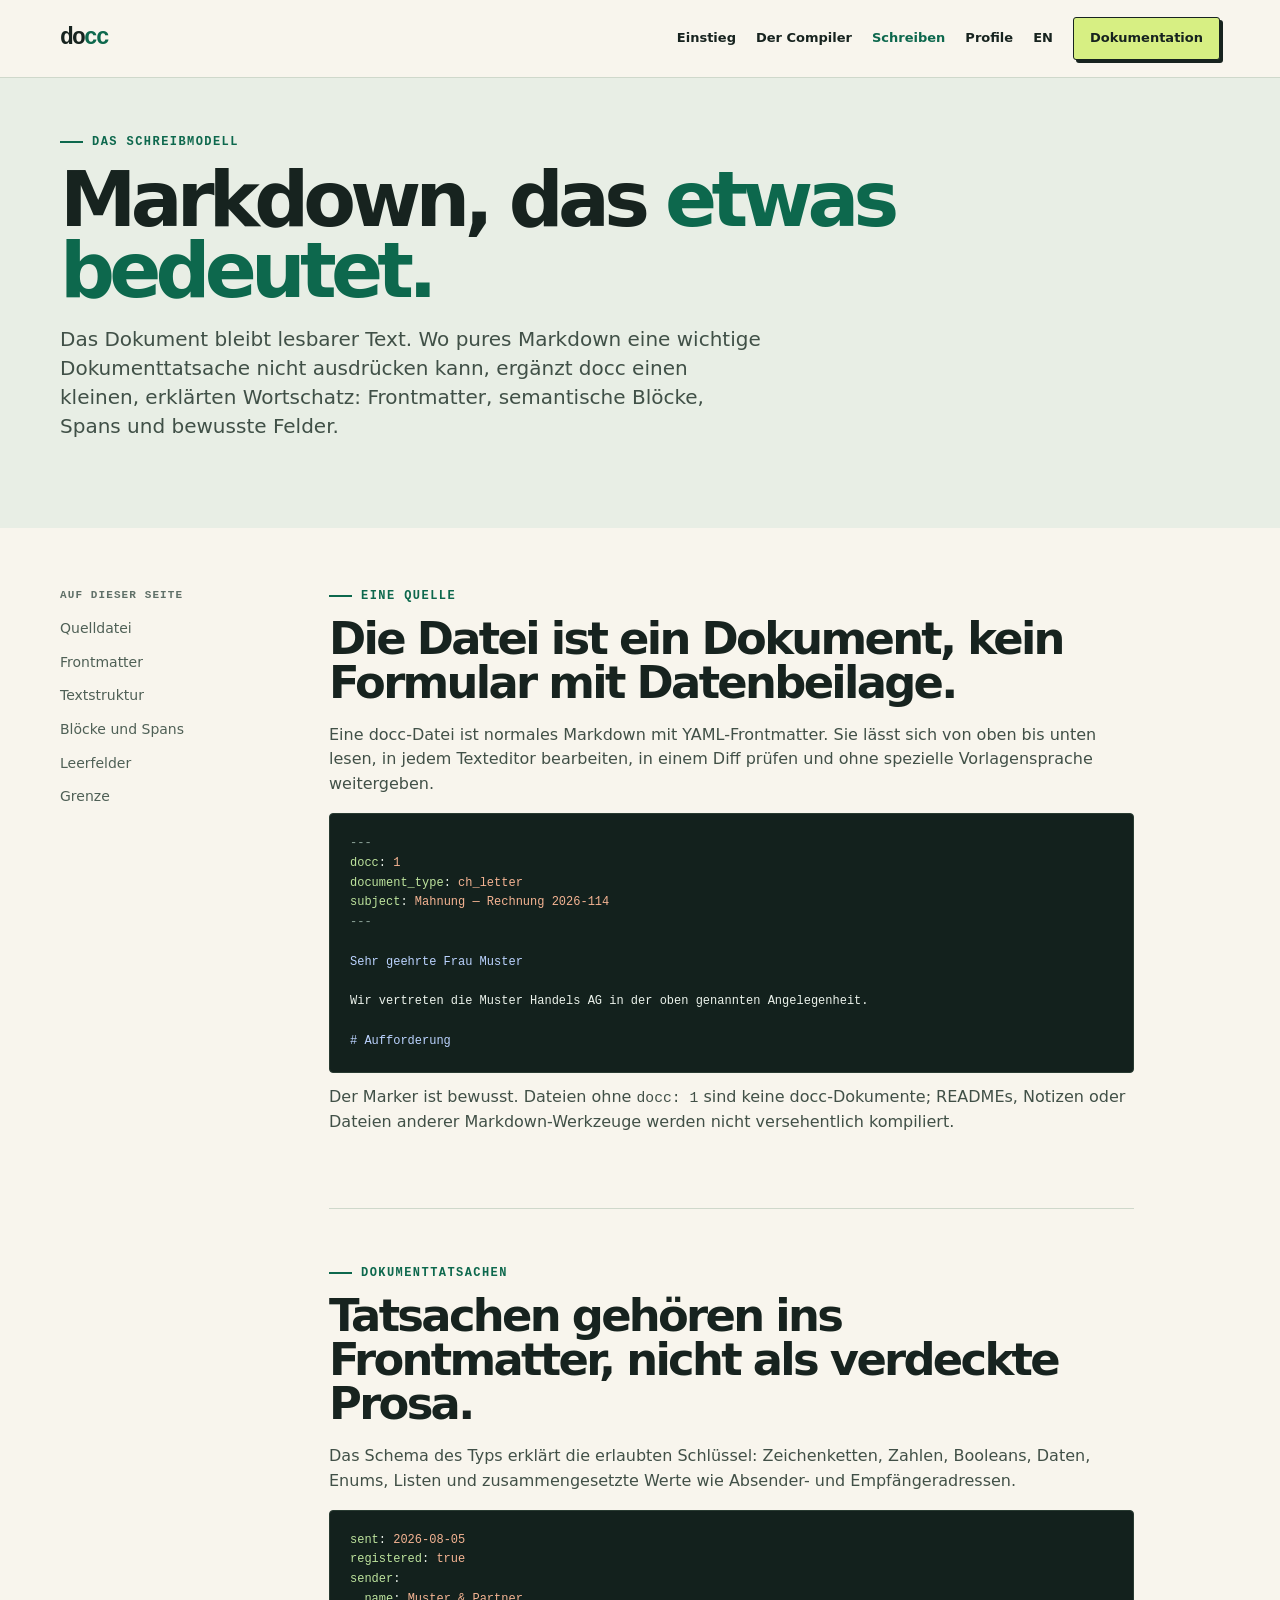
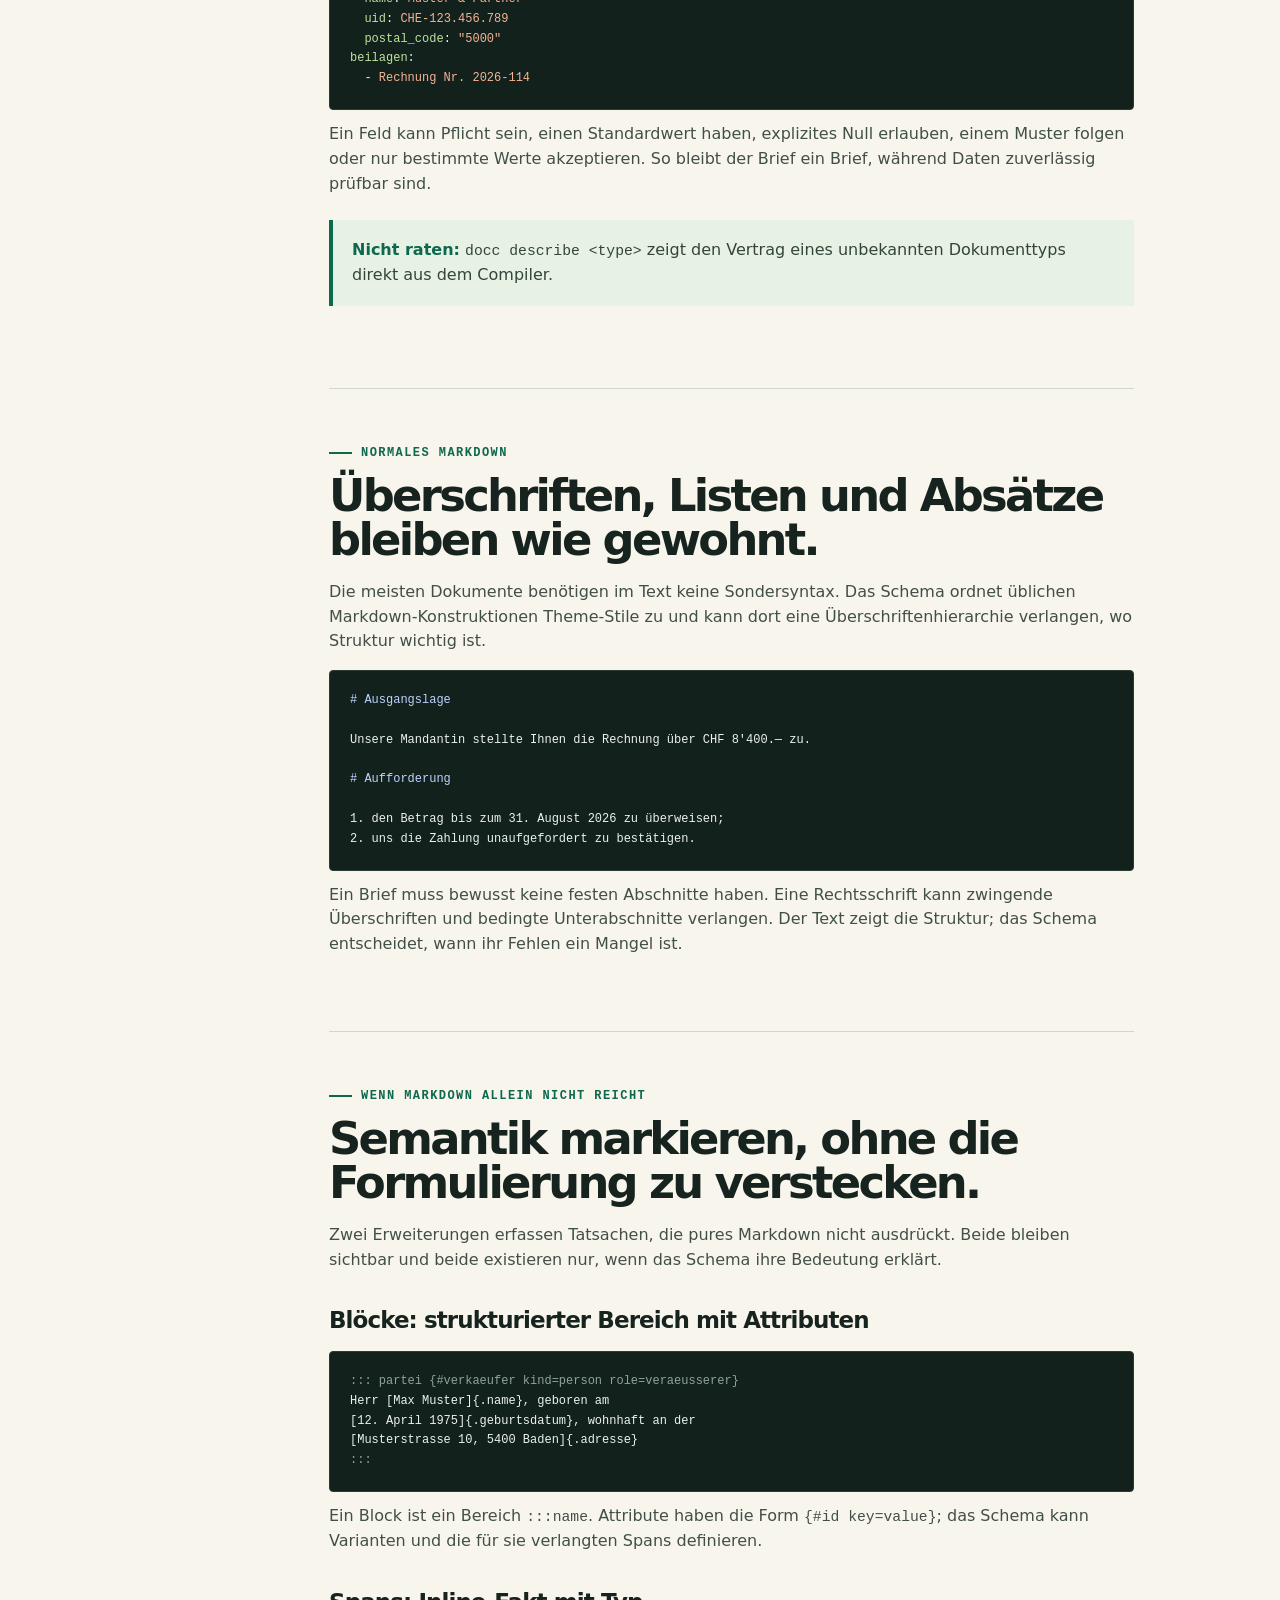
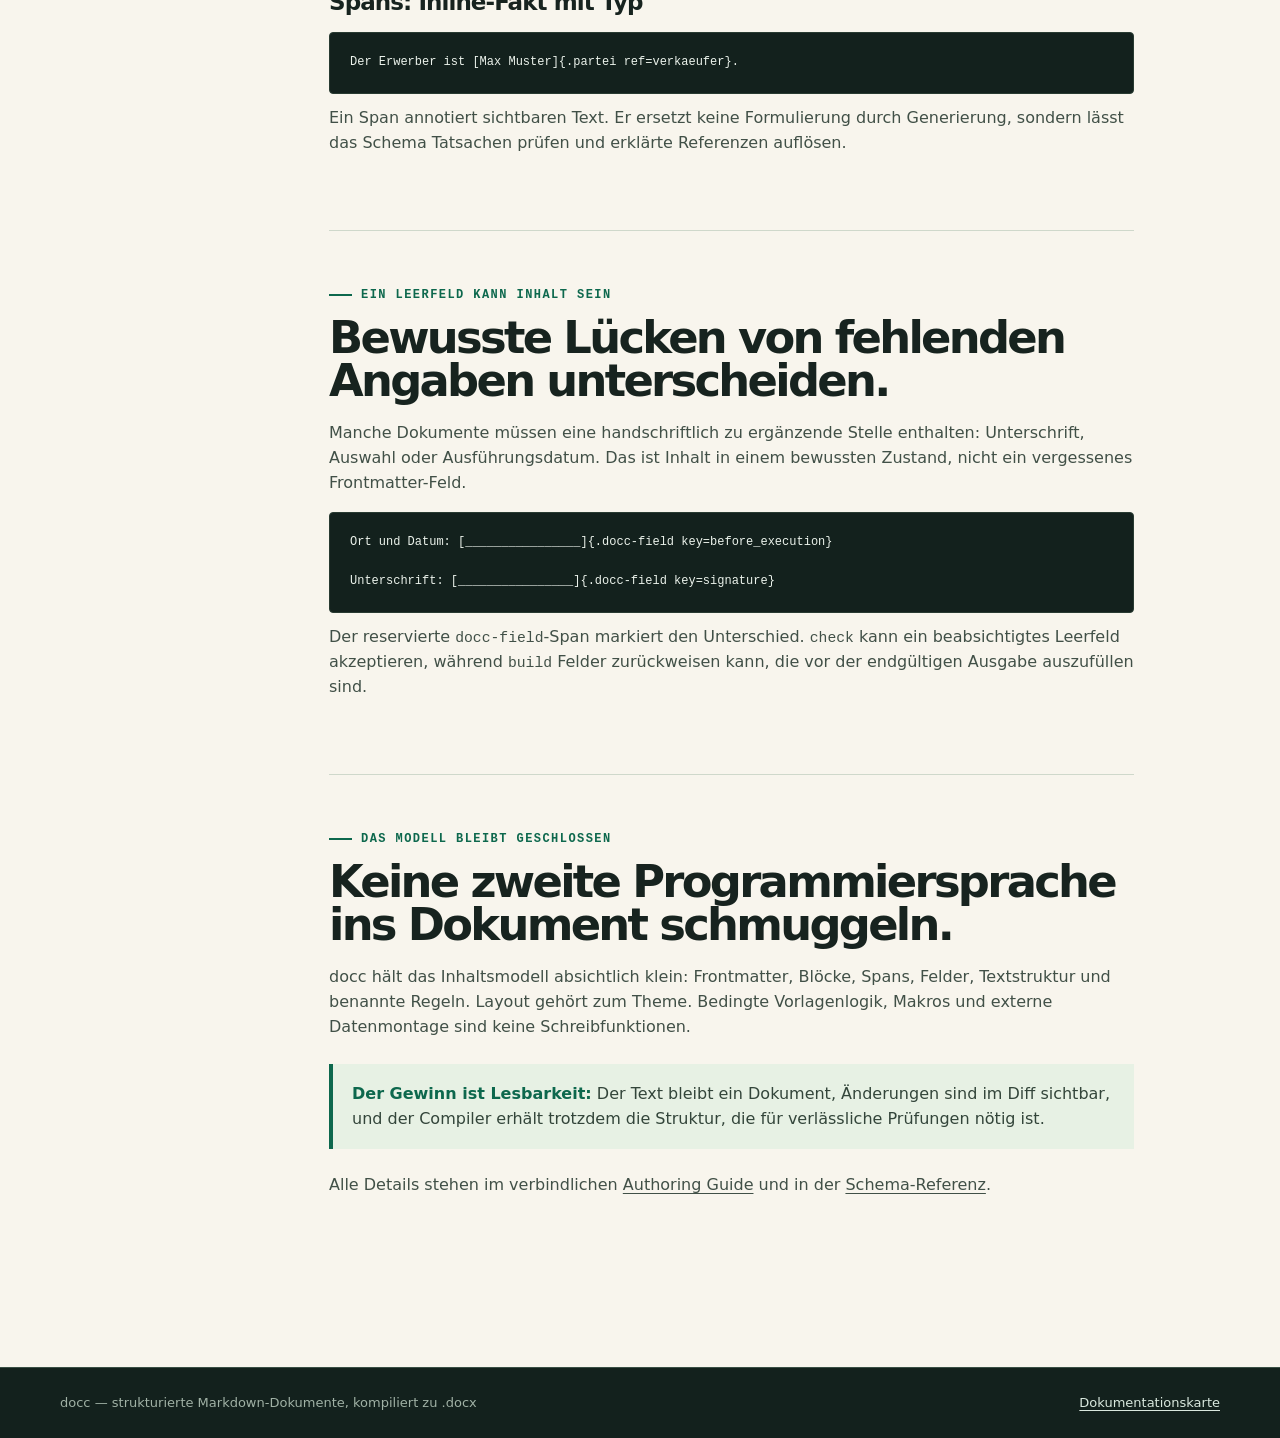
<file: docs/product-demo/de/authoring.html>
<!doctype html>
<html lang="de">
<head><meta charset="utf-8"><meta name="viewport" content="width=device-width, initial-scale=1"><meta name="description" content="Lesbare, strukturierte Markdown-Dokumente mit docc verfassen."><title>Strukturiertes Markdown verfassen — docc</title><link rel="stylesheet" href="../site.css"></head>
<body><header class="wrap site-header"><a class="brand" href="index.html" aria-label="docc Produktleitfaden">do<i>cc</i></a><nav class="site-nav" aria-label="Hauptnavigation"><a href="getting-started.html">Einstieg</a><a href="compiler.html">Der Compiler</a><a aria-current="page" href="authoring.html">Schreiben</a><a href="profiles.html">Profile</a><a href="../authoring.html" lang="en">EN</a><a class="button" href="reference.html">Dokumentation</a></nav></header><main><section class="page-hero"><div class="wrap"><div class="eyebrow">Das Schreibmodell</div><h1>Markdown, das <em>etwas bedeutet.</em></h1><p class="lede">Das Dokument bleibt lesbarer Text. Wo pures Markdown eine wichtige Dokumenttatsache nicht ausdrücken kann, ergänzt docc einen kleinen, erklärten Wortschatz: Frontmatter, semantische Blöcke, Spans und bewusste Felder.</p></div></section><div class="wrap docs-layout"><aside class="docs-aside" aria-label="Auf dieser Seite"><strong>AUF DIESER SEITE</strong><a href="#source">Quelldatei</a><a href="#frontmatter">Frontmatter</a><a href="#body">Textstruktur</a><a href="#semantics">Blöcke und Spans</a><a href="#fields">Leerfelder</a><a href="#boundary">Grenze</a></aside><article class="content">
<section id="source"><div class="eyebrow">Eine Quelle</div><h2>Die Datei ist ein Dokument, kein Formular mit Datenbeilage.</h2><p>Eine docc-Datei ist normales Markdown mit YAML-Frontmatter. Sie lässt sich von oben bis unten lesen, in jedem Texteditor bearbeiten, in einem Diff prüfen und ohne spezielle Vorlagensprache weitergeben.</p><pre><span class="dim">---</span>
<span class="key">docc</span>: <span class="value">1</span>
<span class="key">document_type</span>: <span class="value">ch_letter</span>
<span class="key">subject</span>: <span class="value">Mahnung — Rechnung 2026-114</span>
<span class="dim">---</span>

<span class="md">Sehr geehrte Frau Muster</span>

Wir vertreten die Muster Handels AG in der oben genannten Angelegenheit.

<span class="md"># Aufforderung</span></pre><p>Der Marker ist bewusst. Dateien ohne <code>docc: 1</code> sind keine docc-Dokumente; READMEs, Notizen oder Dateien anderer Markdown-Werkzeuge werden nicht versehentlich kompiliert.</p></section>
<section id="frontmatter"><div class="eyebrow">Dokumenttatsachen</div><h2>Tatsachen gehören ins Frontmatter, nicht als verdeckte Prosa.</h2><p>Das Schema des Typs erklärt die erlaubten Schlüssel: Zeichenketten, Zahlen, Booleans, Daten, Enums, Listen und zusammengesetzte Werte wie Absender- und Empfängeradressen.</p><pre><span class="key">sent</span>: <span class="value">2026-08-05</span>
<span class="key">registered</span>: <span class="value">true</span>
<span class="key">sender</span>:
  <span class="key">name</span>: <span class="value">Muster &amp; Partner</span>
  <span class="key">uid</span>: <span class="value">CHE-123.456.789</span>
  <span class="key">postal_code</span>: <span class="value">"5000"</span>
<span class="key">beilagen</span>:
  - <span class="value">Rechnung Nr. 2026-114</span></pre><p>Ein Feld kann Pflicht sein, einen Standardwert haben, explizites Null erlauben, einem Muster folgen oder nur bestimmte Werte akzeptieren. So bleibt der Brief ein Brief, während Daten zuverlässig prüfbar sind.</p><div class="note"><strong>Nicht raten:</strong> <code>docc describe &lt;type&gt;</code> zeigt den Vertrag eines unbekannten Dokumenttyps direkt aus dem Compiler.</div></section>
<section id="body"><div class="eyebrow">Normales Markdown</div><h2>Überschriften, Listen und Absätze bleiben wie gewohnt.</h2><p>Die meisten Dokumente benötigen im Text keine Sondersyntax. Das Schema ordnet üblichen Markdown-Konstruktionen Theme-Stile zu und kann dort eine Überschriftenhierarchie verlangen, wo Struktur wichtig ist.</p><pre><span class="md"># Ausgangslage</span>

Unsere Mandantin stellte Ihnen die Rechnung über CHF 8'400.— zu.

<span class="md"># Aufforderung</span>

1. den Betrag bis zum 31. August 2026 zu überweisen;
2. uns die Zahlung unaufgefordert zu bestätigen.</pre><p>Ein Brief muss bewusst keine festen Abschnitte haben. Eine Rechtsschrift kann zwingende Überschriften und bedingte Unterabschnitte verlangen. Der Text zeigt die Struktur; das Schema entscheidet, wann ihr Fehlen ein Mangel ist.</p></section>
<section id="semantics"><div class="eyebrow">Wenn Markdown allein nicht reicht</div><h2>Semantik markieren, ohne die Formulierung zu verstecken.</h2><p>Zwei Erweiterungen erfassen Tatsachen, die pures Markdown nicht ausdrückt. Beide bleiben sichtbar und beide existieren nur, wenn das Schema ihre Bedeutung erklärt.</p><h3>Blöcke: strukturierter Bereich mit Attributen</h3><pre><span class="dim">::: partei {#verkaeufer kind=person role=veraeusserer}</span>
Herr [Max Muster]{.name}, geboren am
[12. April 1975]{.geburtsdatum}, wohnhaft an der
[Musterstrasse 10, 5400 Baden]{.adresse}
<span class="dim">:::</span></pre><p>Ein Block ist ein Bereich <code>:::name</code>. Attribute haben die Form <code>{#id key=value}</code>; das Schema kann Varianten und die für sie verlangten Spans definieren.</p><h3>Spans: Inline-Fakt mit Typ</h3><pre>Der Erwerber ist [Max Muster]{.partei ref=verkaeufer}.</pre><p>Ein Span annotiert sichtbaren Text. Er ersetzt keine Formulierung durch Generierung, sondern lässt das Schema Tatsachen prüfen und erklärte Referenzen auflösen.</p></section>
<section id="fields"><div class="eyebrow">Ein Leerfeld kann Inhalt sein</div><h2>Bewusste Lücken von fehlenden Angaben unterscheiden.</h2><p>Manche Dokumente müssen eine handschriftlich zu ergänzende Stelle enthalten: Unterschrift, Auswahl oder Ausführungsdatum. Das ist Inhalt in einem bewussten Zustand, nicht ein vergessenes Frontmatter-Feld.</p><pre>Ort und Datum: [________________]{.docc-field key=before_execution}

Unterschrift: [________________]{.docc-field key=signature}</pre><p>Der reservierte <code>docc-field</code>-Span markiert den Unterschied. <code>check</code> kann ein beabsichtigtes Leerfeld akzeptieren, während <code>build</code> Felder zurückweisen kann, die vor der endgültigen Ausgabe auszufüllen sind.</p></section>
<section id="boundary"><div class="eyebrow">Das Modell bleibt geschlossen</div><h2>Keine zweite Programmiersprache ins Dokument schmuggeln.</h2><p>docc hält das Inhaltsmodell absichtlich klein: Frontmatter, Blöcke, Spans, Felder, Textstruktur und benannte Regeln. Layout gehört zum Theme. Bedingte Vorlagenlogik, Makros und externe Datenmontage sind keine Schreibfunktionen.</p><div class="note"><strong>Der Gewinn ist Lesbarkeit:</strong> Der Text bleibt ein Dokument, Änderungen sind im Diff sichtbar, und der Compiler erhält trotzdem die Struktur, die für verlässliche Prüfungen nötig ist.</div><p>Alle Details stehen im verbindlichen <a href="https://github.com/kevinzehnder/docc/blob/master/docs/authoring.md">Authoring Guide</a> und in der <a href="https://github.com/kevinzehnder/docc/blob/master/docs/schema-reference.md">Schema-Referenz</a>.</p></section>
</article></div></main><footer><div class="wrap"><span>docc — strukturierte Markdown-Dokumente, kompiliert zu .docx</span><a href="reference.html">Dokumentationskarte</a></div></footer></body></html>
</file>
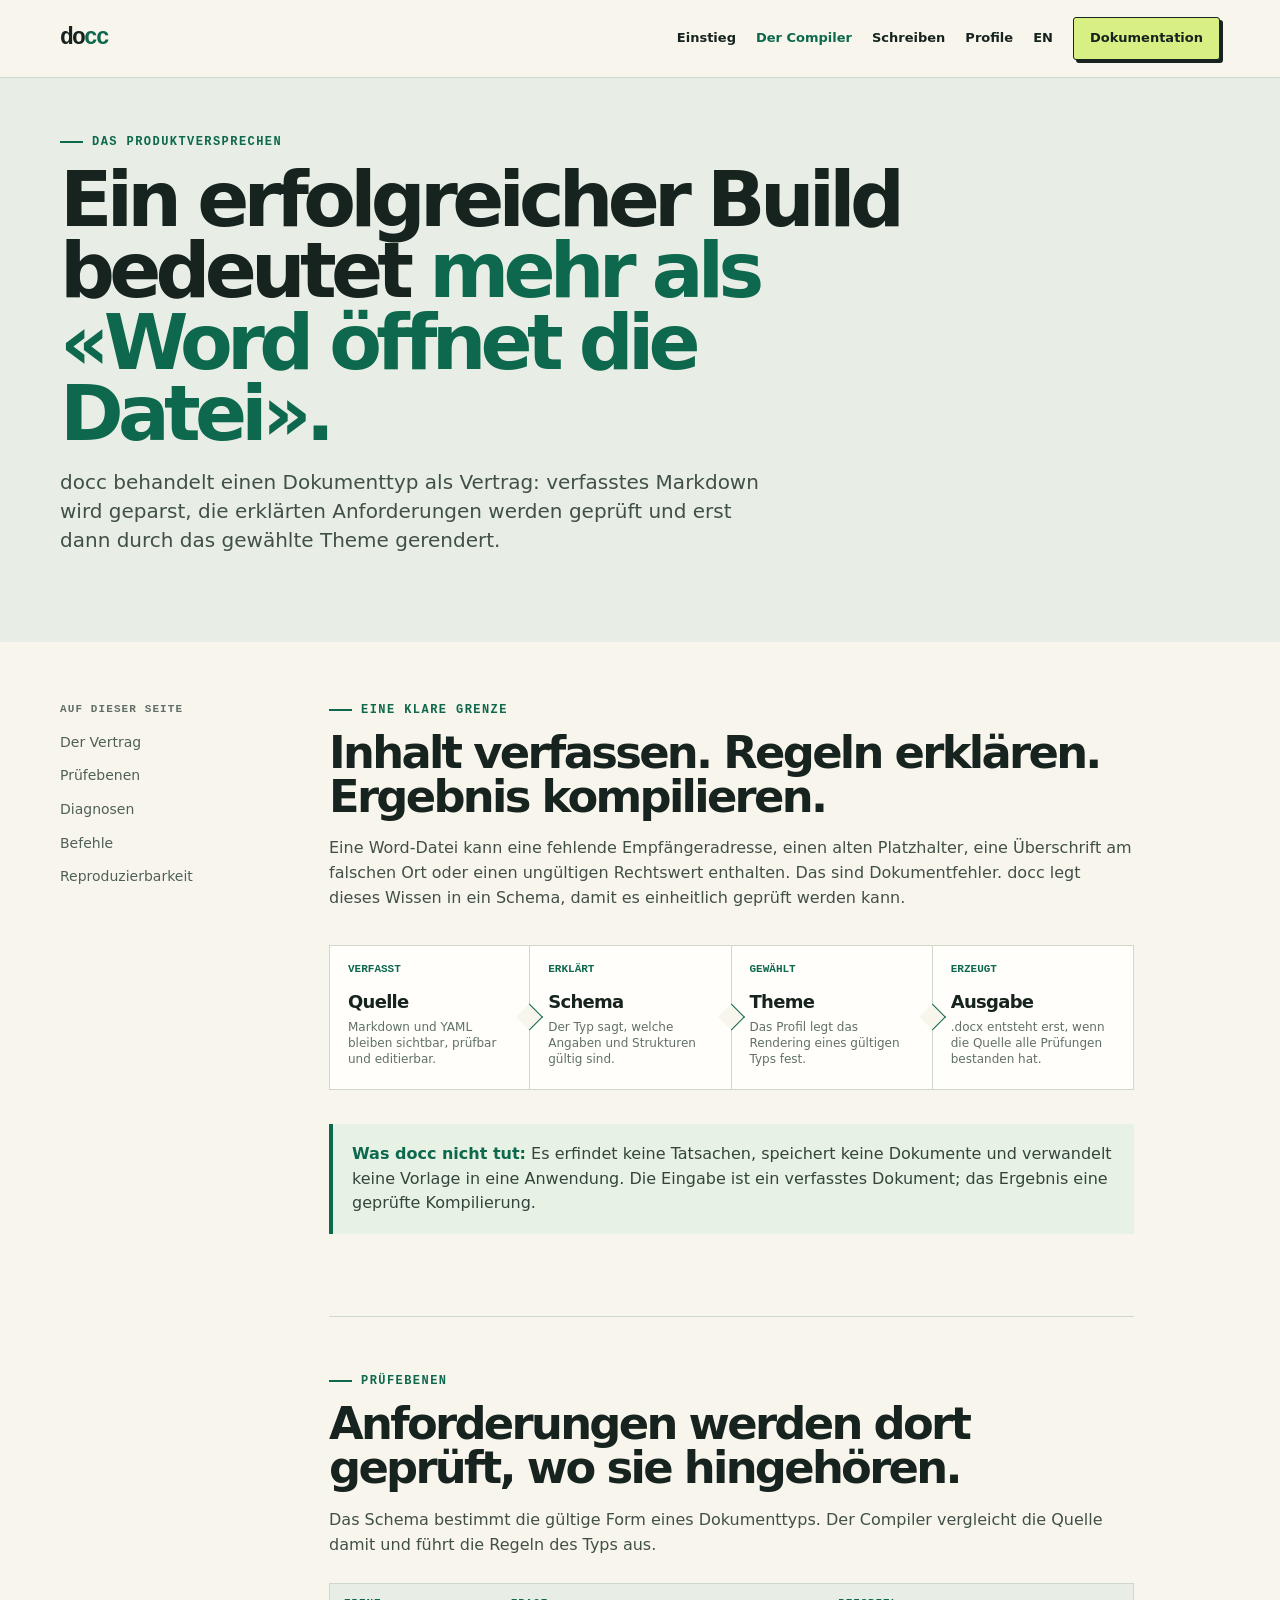
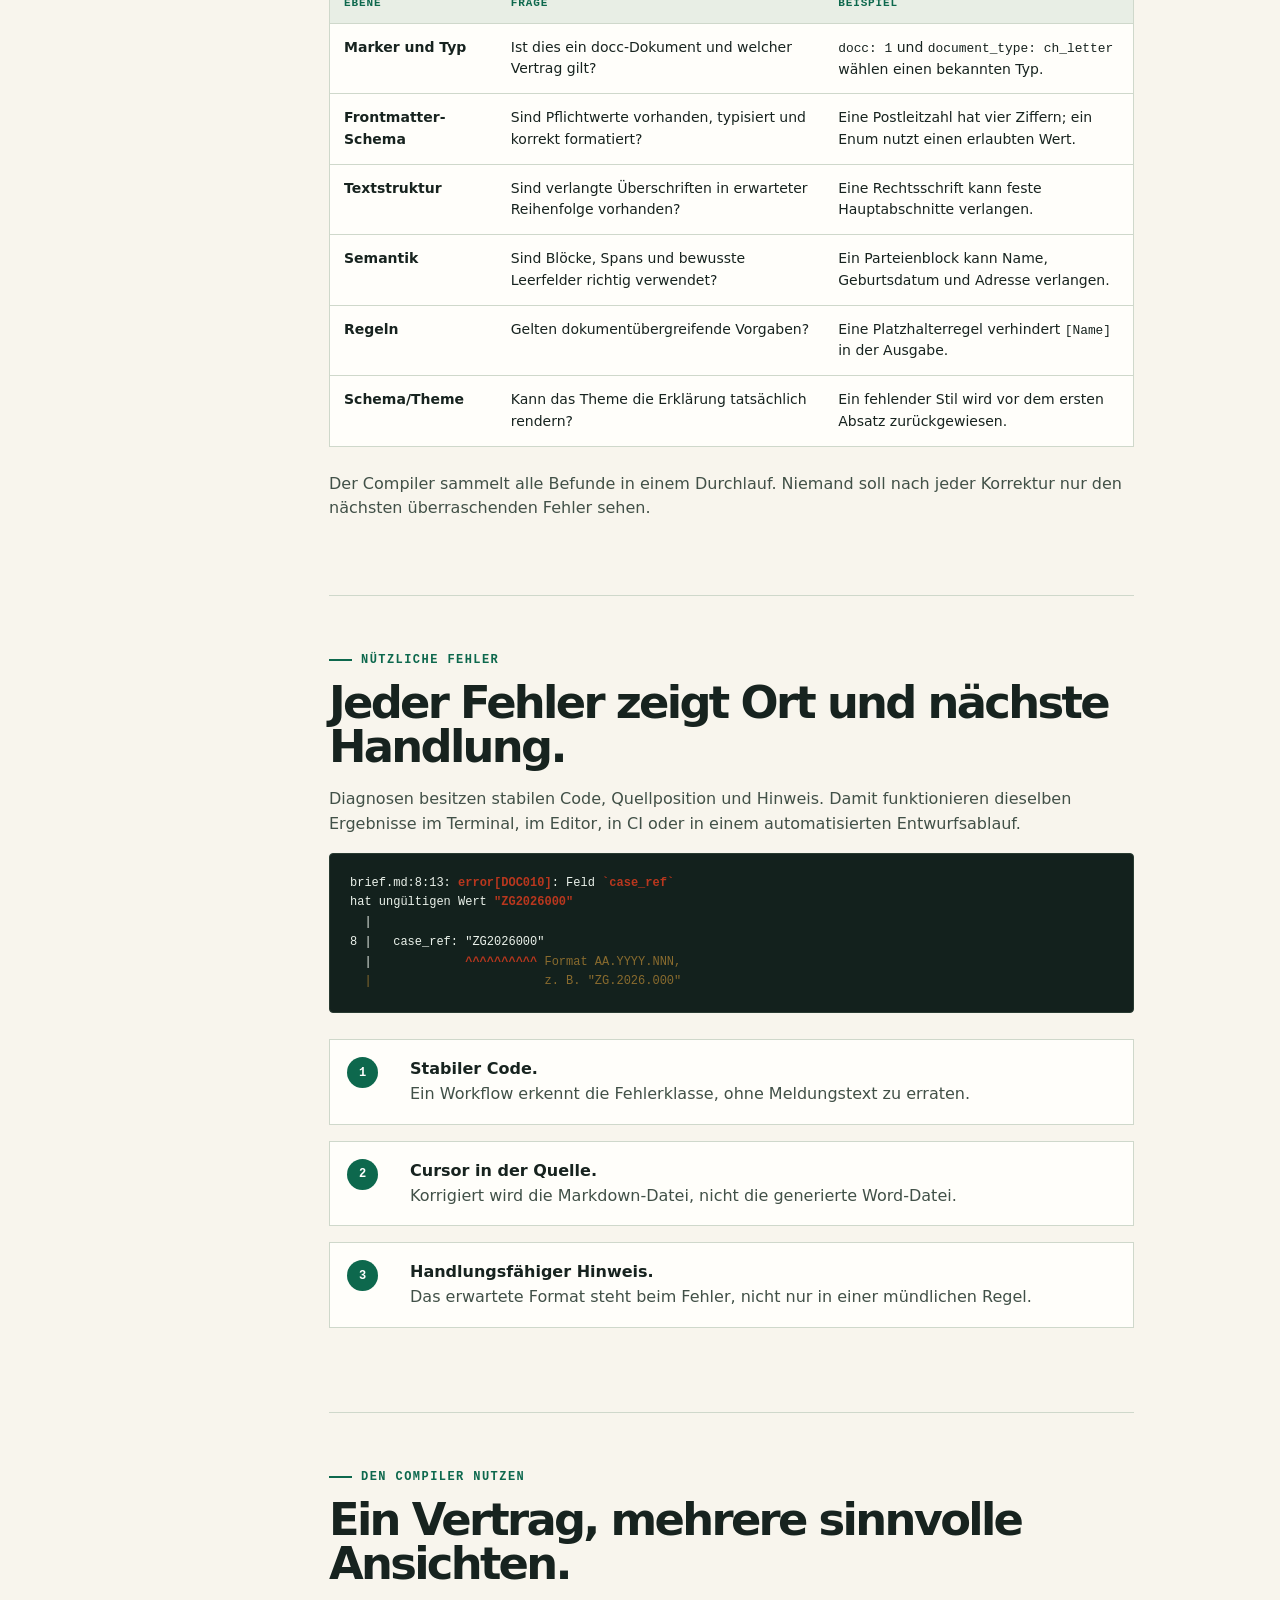
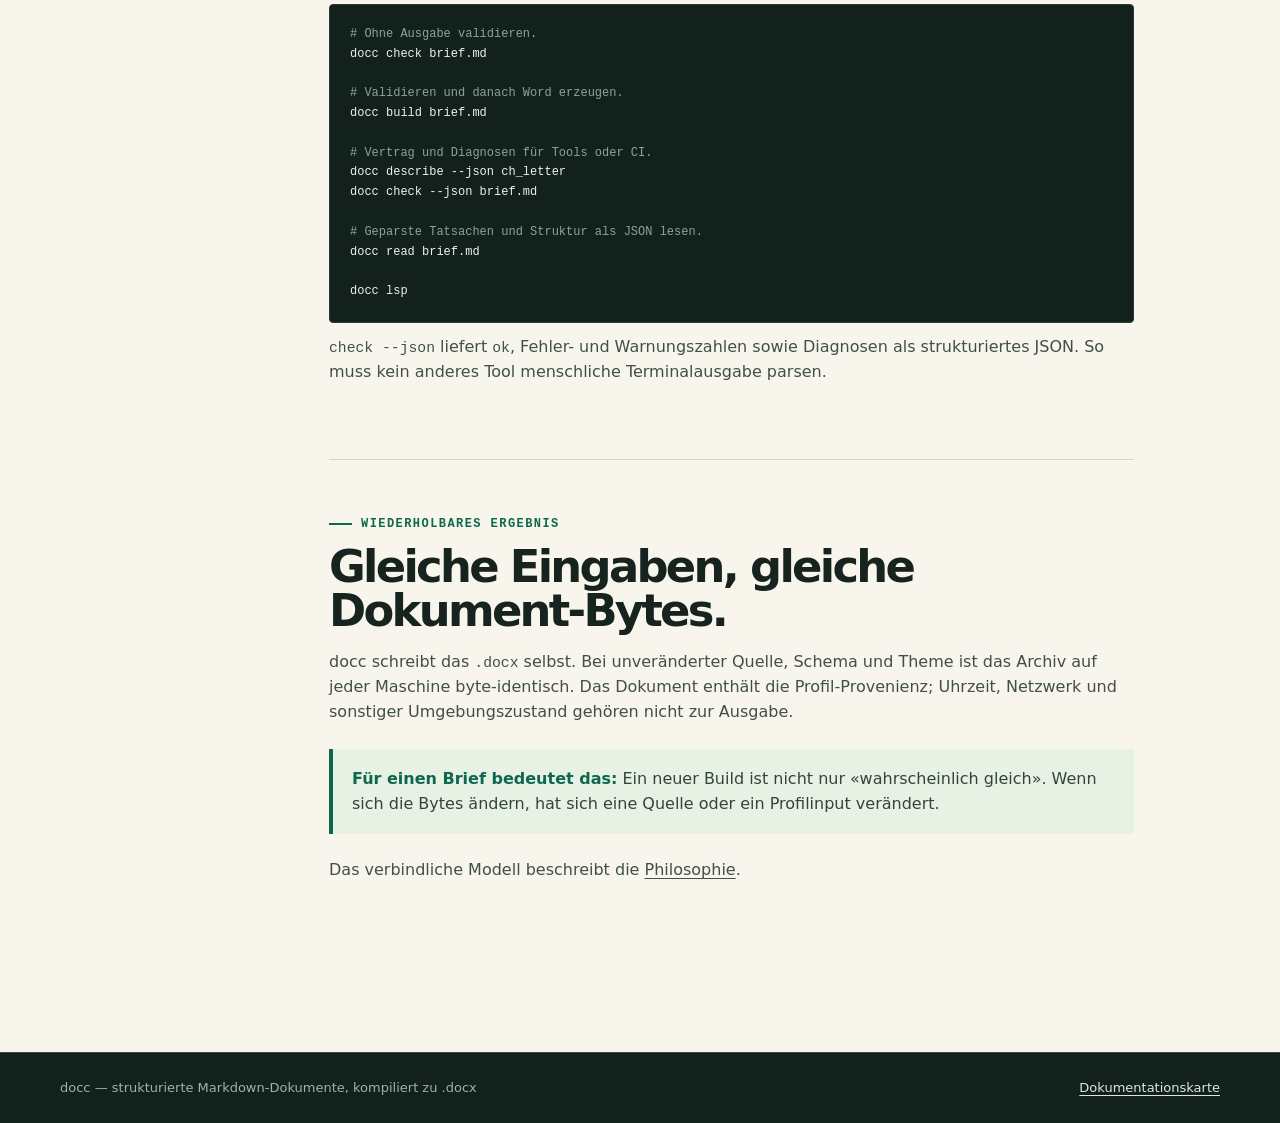
<file: docs/product-demo/de/compiler.html>
<!doctype html>
<html lang="de">
<head><meta charset="utf-8"><meta name="viewport" content="width=device-width, initial-scale=1"><meta name="description" content="Wie docc Struktur, Schema und Ausgabevertrag eines Dokuments prüft."><title>Der Compiler-Vertrag — docc</title><link rel="stylesheet" href="../site.css"></head>
<body><header class="wrap site-header"><a class="brand" href="index.html" aria-label="docc Produktleitfaden">do<i>cc</i></a><nav class="site-nav" aria-label="Hauptnavigation"><a href="getting-started.html">Einstieg</a><a aria-current="page" href="compiler.html">Der Compiler</a><a href="authoring.html">Schreiben</a><a href="profiles.html">Profile</a><a href="../compiler.html" lang="en">EN</a><a class="button" href="reference.html">Dokumentation</a></nav></header><main><section class="page-hero"><div class="wrap"><div class="eyebrow">Das Produktversprechen</div><h1>Ein erfolgreicher Build bedeutet <em>mehr als «Word öffnet die Datei».</em></h1><p class="lede">docc behandelt einen Dokumenttyp als Vertrag: verfasstes Markdown wird geparst, die erklärten Anforderungen werden geprüft und erst dann durch das gewählte Theme gerendert.</p></div></section><div class="wrap docs-layout"><aside class="docs-aside" aria-label="Auf dieser Seite"><strong>AUF DIESER SEITE</strong><a href="#contract">Der Vertrag</a><a href="#checks">Prüfebenen</a><a href="#diagnostics">Diagnosen</a><a href="#commands">Befehle</a><a href="#repeatable">Reproduzierbarkeit</a></aside><article class="content">
<section id="contract"><div class="eyebrow">Eine klare Grenze</div><h2>Inhalt verfassen. Regeln erklären. Ergebnis kompilieren.</h2><p>Eine Word-Datei kann eine fehlende Empfängeradresse, einen alten Platzhalter, eine Überschrift am falschen Ort oder einen ungültigen Rechtswert enthalten. Das sind Dokumentfehler. docc legt dieses Wissen in ein Schema, damit es einheitlich geprüft werden kann.</p><div class="pipeline"><div><b>VERFASST</b><strong>Quelle</strong><small>Markdown und YAML bleiben sichtbar, prüfbar und editierbar.</small></div><div><b>ERKLÄRT</b><strong>Schema</strong><small>Der Typ sagt, welche Angaben und Strukturen gültig sind.</small></div><div><b>GEWÄHLT</b><strong>Theme</strong><small>Das Profil legt das Rendering eines gültigen Typs fest.</small></div><div><b>ERZEUGT</b><strong>Ausgabe</strong><small>.docx entsteht erst, wenn die Quelle alle Prüfungen bestanden hat.</small></div></div><div class="note"><strong>Was docc nicht tut:</strong> Es erfindet keine Tatsachen, speichert keine Dokumente und verwandelt keine Vorlage in eine Anwendung. Die Eingabe ist ein verfasstes Dokument; das Ergebnis eine geprüfte Kompilierung.</div></section>
<section id="checks"><div class="eyebrow">Prüfebenen</div><h2>Anforderungen werden dort geprüft, wo sie hingehören.</h2><p>Das Schema bestimmt die gültige Form eines Dokumenttyps. Der Compiler vergleicht die Quelle damit und führt die Regeln des Typs aus.</p><div class="table-wrap"><table><thead><tr><th>Ebene</th><th>Frage</th><th>Beispiel</th></tr></thead><tbody><tr><td><strong>Marker und Typ</strong></td><td>Ist dies ein docc-Dokument und welcher Vertrag gilt?</td><td><code>docc: 1</code> und <code>document_type: ch_letter</code> wählen einen bekannten Typ.</td></tr><tr><td><strong>Frontmatter-Schema</strong></td><td>Sind Pflichtwerte vorhanden, typisiert und korrekt formatiert?</td><td>Eine Postleitzahl hat vier Ziffern; ein Enum nutzt einen erlaubten Wert.</td></tr><tr><td><strong>Textstruktur</strong></td><td>Sind verlangte Überschriften in erwarteter Reihenfolge vorhanden?</td><td>Eine Rechtsschrift kann feste Hauptabschnitte verlangen.</td></tr><tr><td><strong>Semantik</strong></td><td>Sind Blöcke, Spans und bewusste Leerfelder richtig verwendet?</td><td>Ein Parteienblock kann Name, Geburtsdatum und Adresse verlangen.</td></tr><tr><td><strong>Regeln</strong></td><td>Gelten dokumentübergreifende Vorgaben?</td><td>Eine Platzhalterregel verhindert <code>[Name]</code> in der Ausgabe.</td></tr><tr><td><strong>Schema/Theme</strong></td><td>Kann das Theme die Erklärung tatsächlich rendern?</td><td>Ein fehlender Stil wird vor dem ersten Absatz zurückgewiesen.</td></tr></tbody></table></div><p>Der Compiler sammelt alle Befunde in einem Durchlauf. Niemand soll nach jeder Korrektur nur den nächsten überraschenden Fehler sehen.</p></section>
<section id="diagnostics"><div class="eyebrow">Nützliche Fehler</div><h2>Jeder Fehler zeigt Ort und nächste Handlung.</h2><p>Diagnosen besitzen stabilen Code, Quellposition und Hinweis. Damit funktionieren dieselben Ergebnisse im Terminal, im Editor, in CI oder in einem automatisierten Entwurfsablauf.</p><pre>brief.md:8:13: <span class="warn">error[DOC010]</span>: Feld <span class="warn">`case_ref`</span>
hat ungültigen Wert <span class="warn">"ZG2026000"</span>
  |
8 |   case_ref: "ZG2026000"
  |             <span class="warn">^^^^^^^^^^</span> <span class="hint">Format AA.YYYY.NNN,
  |                        z. B. "ZG.2026.000"</span></pre><div class="steps"><div class="step-row"><p><strong>Stabiler Code.</strong> Ein Workflow erkennt die Fehlerklasse, ohne Meldungstext zu erraten.</p></div><div class="step-row"><p><strong>Cursor in der Quelle.</strong> Korrigiert wird die Markdown-Datei, nicht die generierte Word-Datei.</p></div><div class="step-row"><p><strong>Handlungsfähiger Hinweis.</strong> Das erwartete Format steht beim Fehler, nicht nur in einer mündlichen Regel.</p></div></div></section>
<section id="commands"><div class="eyebrow">Den Compiler nutzen</div><h2>Ein Vertrag, mehrere sinnvolle Ansichten.</h2><pre><span class="dim"># Ohne Ausgabe validieren.</span>
docc check brief.md

<span class="dim"># Validieren und danach Word erzeugen.</span>
docc build brief.md

<span class="dim"># Vertrag und Diagnosen für Tools oder CI.</span>
docc describe --json ch_letter
docc check --json brief.md

<span class="dim"># Geparste Tatsachen und Struktur als JSON lesen.</span>
docc read brief.md

docc lsp</pre><p><code>check --json</code> liefert <code>ok</code>, Fehler- und Warnungszahlen sowie Diagnosen als strukturiertes JSON. So muss kein anderes Tool menschliche Terminalausgabe parsen.</p></section>
<section id="repeatable"><div class="eyebrow">Wiederholbares Ergebnis</div><h2>Gleiche Eingaben, gleiche Dokument-Bytes.</h2><p>docc schreibt das <code>.docx</code> selbst. Bei unveränderter Quelle, Schema und Theme ist das Archiv auf jeder Maschine byte-identisch. Das Dokument enthält die Profil-Provenienz; Uhrzeit, Netzwerk und sonstiger Umgebungszustand gehören nicht zur Ausgabe.</p><div class="note"><strong>Für einen Brief bedeutet das:</strong> Ein neuer Build ist nicht nur «wahrscheinlich gleich». Wenn sich die Bytes ändern, hat sich eine Quelle oder ein Profilinput verändert.</div><p>Das verbindliche Modell beschreibt die <a href="https://github.com/kevinzehnder/docc/blob/master/docs/philosophy.md">Philosophie</a>.</p></section>
</article></div></main><footer><div class="wrap"><span>docc — strukturierte Markdown-Dokumente, kompiliert zu .docx</span><a href="reference.html">Dokumentationskarte</a></div></footer></body></html>
</file>
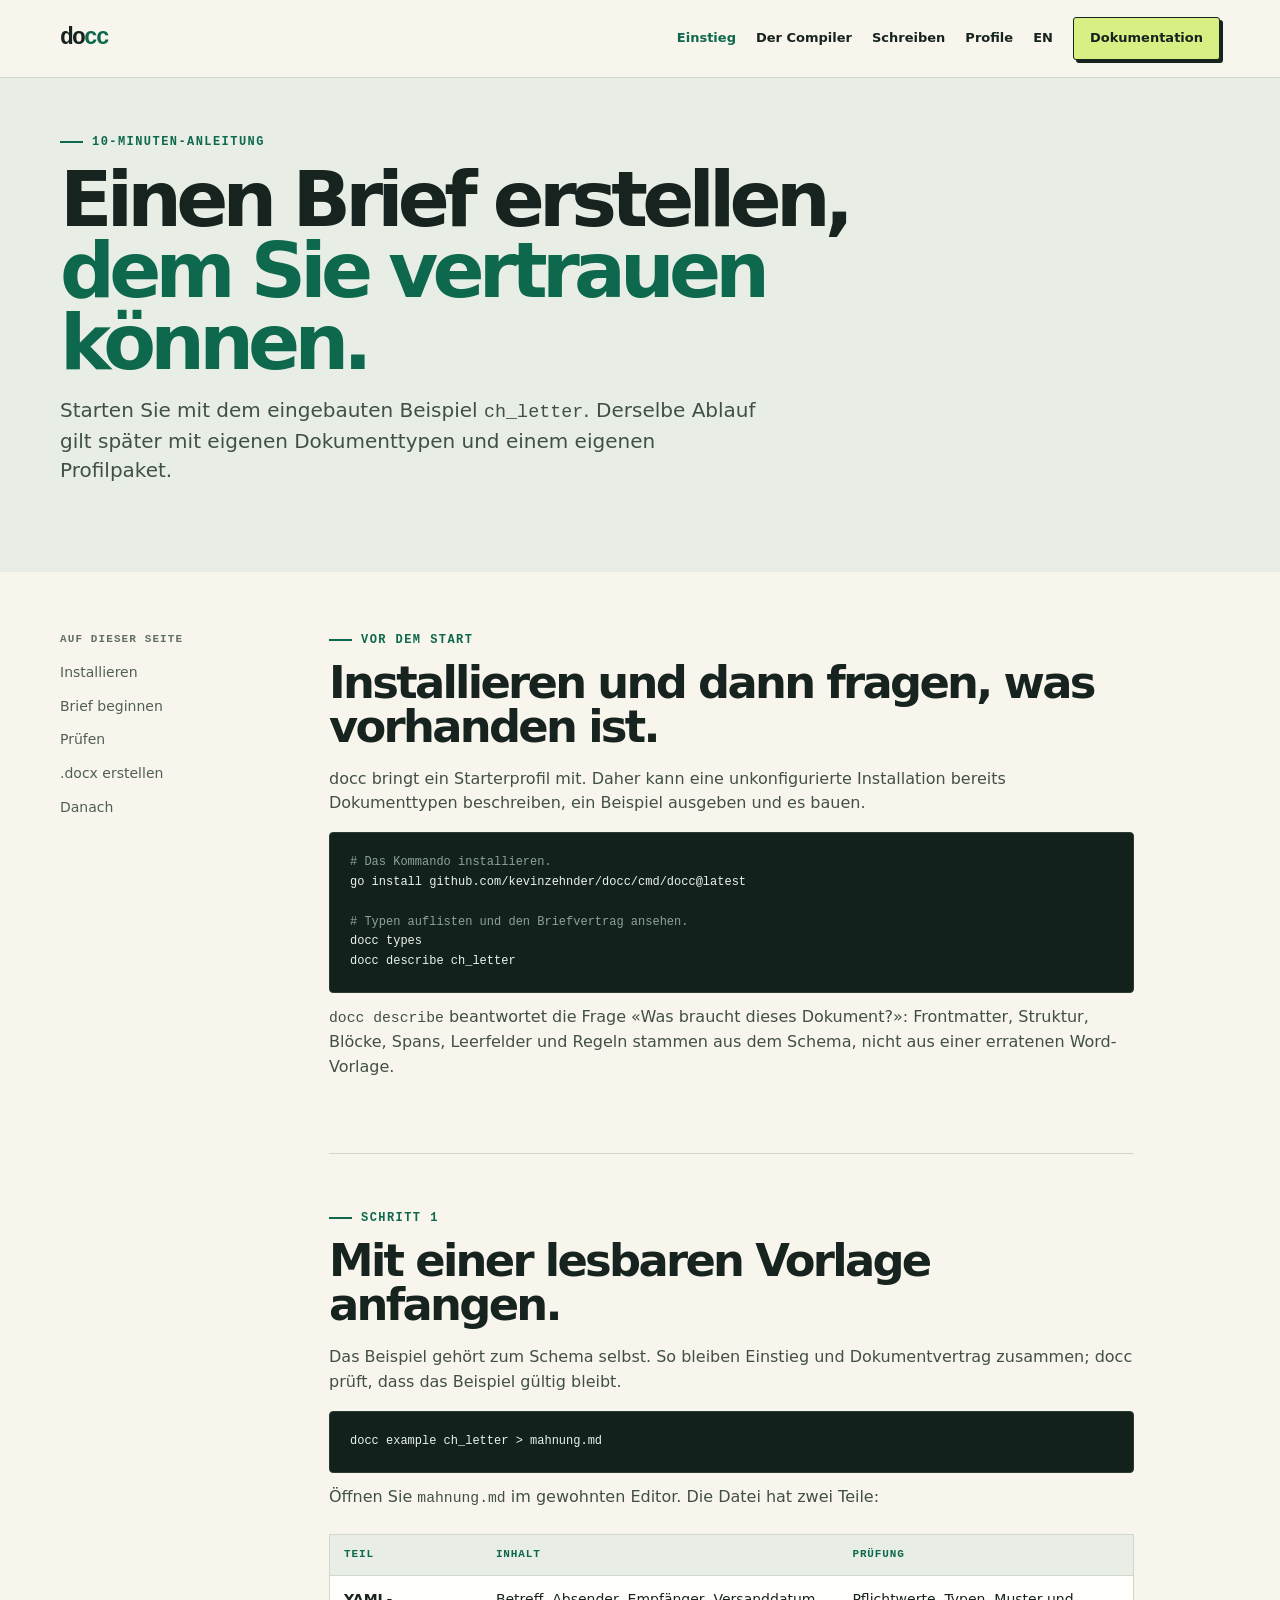
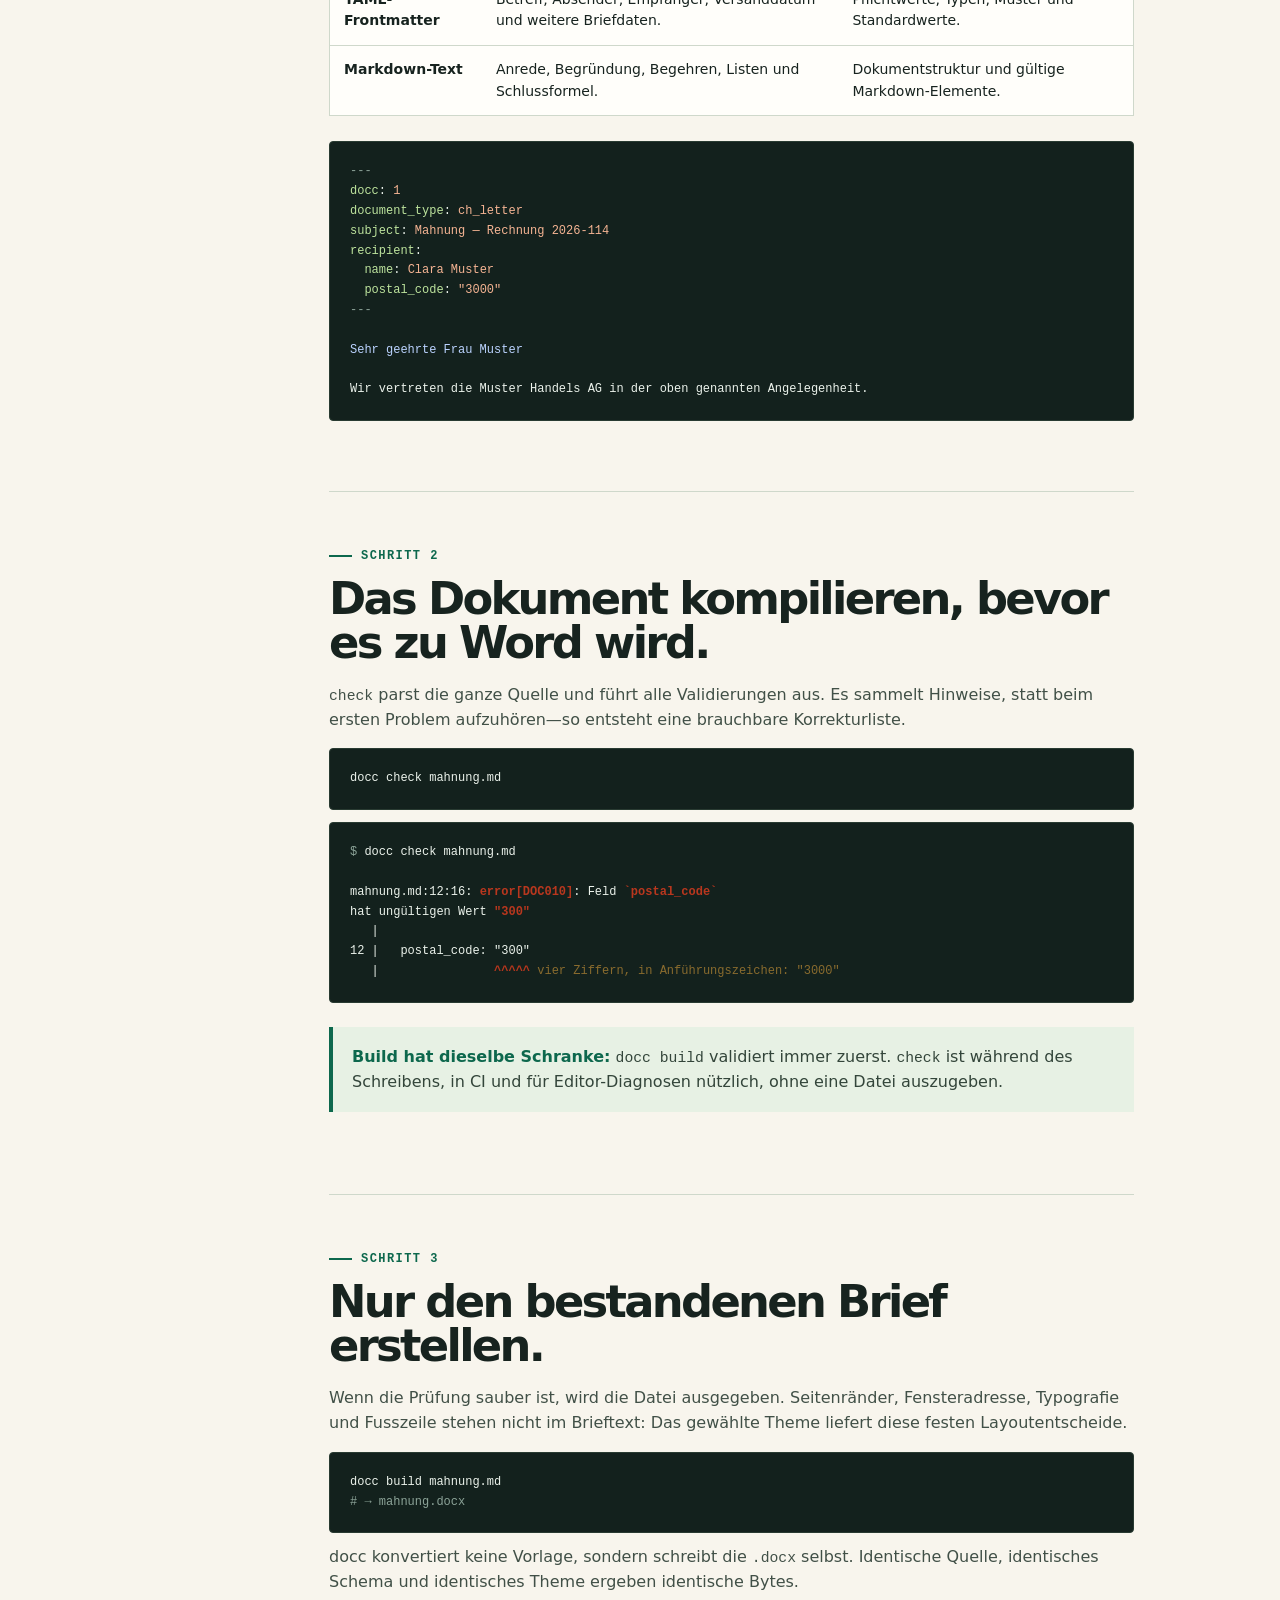
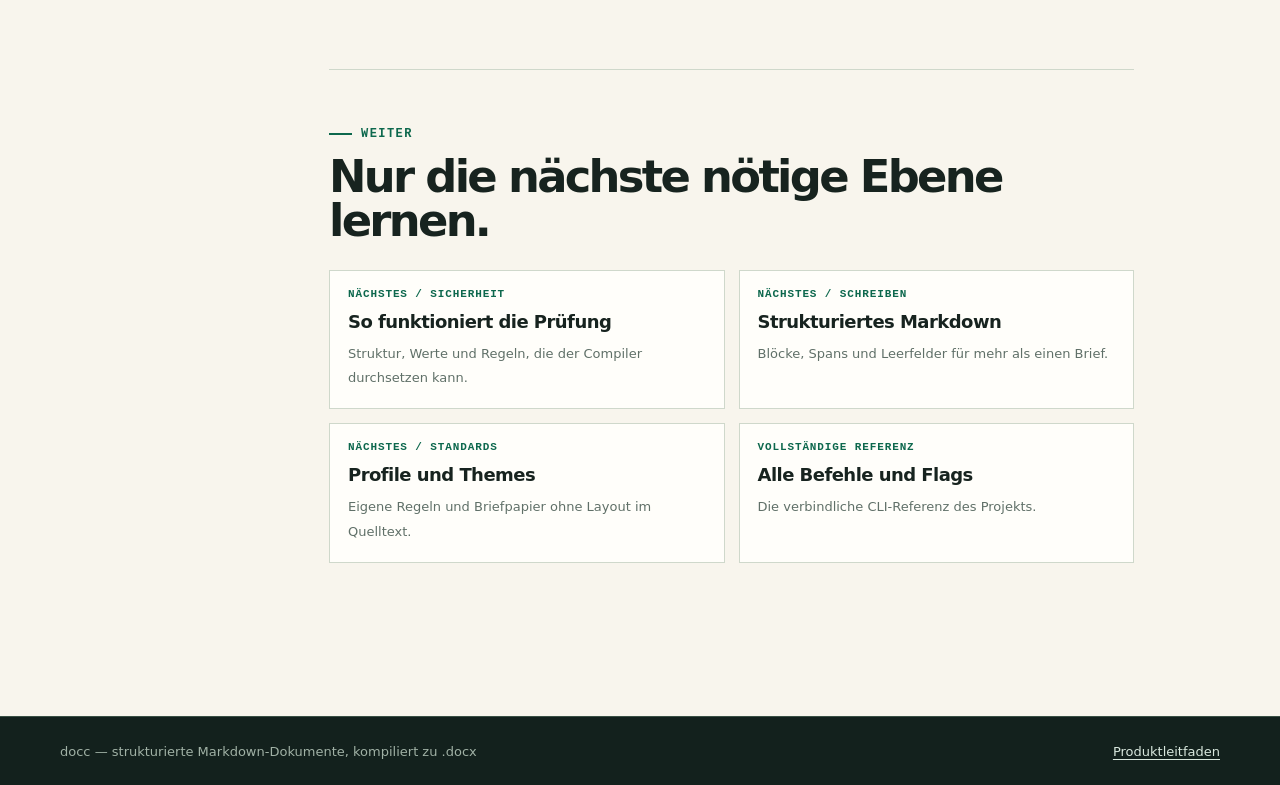
<file: docs/product-demo/de/getting-started.html>
<!doctype html>
<html lang="de">
<head><meta charset="utf-8"><meta name="viewport" content="width=device-width, initial-scale=1"><meta name="description" content="In drei Schritten einen geprüften Word-Brief mit docc erstellen."><title>Einen geprüften Brief erstellen — docc</title><link rel="stylesheet" href="../site.css"></head>
<body>
<header class="wrap site-header"><a class="brand" href="index.html" aria-label="docc Produktleitfaden">do<i>cc</i></a><nav class="site-nav" aria-label="Hauptnavigation"><a aria-current="page" href="getting-started.html">Einstieg</a><a href="compiler.html">Der Compiler</a><a href="authoring.html">Schreiben</a><a href="profiles.html">Profile</a><a href="../getting-started.html" lang="en">EN</a><a class="button" href="reference.html">Dokumentation</a></nav></header>
<main><section class="page-hero"><div class="wrap"><div class="eyebrow">10-Minuten-Anleitung</div><h1>Einen Brief erstellen, <em>dem Sie vertrauen können.</em></h1><p class="lede">Starten Sie mit dem eingebauten Beispiel <code>ch_letter</code>. Derselbe Ablauf gilt später mit eigenen Dokumenttypen und einem eigenen Profilpaket.</p></div></section><div class="wrap docs-layout"><aside class="docs-aside" aria-label="Auf dieser Seite"><strong>AUF DIESER SEITE</strong><a href="#install">Installieren</a><a href="#start">Brief beginnen</a><a href="#check">Prüfen</a><a href="#build">.docx erstellen</a><a href="#next">Danach</a></aside><article class="content">
<section id="install"><div class="eyebrow">Vor dem Start</div><h2>Installieren und dann fragen, was vorhanden ist.</h2><p>docc bringt ein Starterprofil mit. Daher kann eine unkonfigurierte Installation bereits Dokumenttypen beschreiben, ein Beispiel ausgeben und es bauen.</p><pre><span class="dim"># Das Kommando installieren.</span>
go install github.com/kevinzehnder/docc/cmd/docc@latest

<span class="dim"># Typen auflisten und den Briefvertrag ansehen.</span>
docc types
docc describe ch_letter</pre><p><code>docc describe</code> beantwortet die Frage «Was braucht dieses Dokument?»: Frontmatter, Struktur, Blöcke, Spans, Leerfelder und Regeln stammen aus dem Schema, nicht aus einer erratenen Word-Vorlage.</p></section>
<section id="start"><div class="eyebrow">Schritt 1</div><h2>Mit einer lesbaren Vorlage anfangen.</h2><p>Das Beispiel gehört zum Schema selbst. So bleiben Einstieg und Dokumentvertrag zusammen; docc prüft, dass das Beispiel gültig bleibt.</p><pre>docc example ch_letter &gt; mahnung.md</pre><p>Öffnen Sie <code>mahnung.md</code> im gewohnten Editor. Die Datei hat zwei Teile:</p><div class="table-wrap"><table><thead><tr><th>Teil</th><th>Inhalt</th><th>Prüfung</th></tr></thead><tbody><tr><td><strong>YAML-Frontmatter</strong></td><td>Betreff, Absender, Empfänger, Versanddatum und weitere Briefdaten.</td><td>Pflichtwerte, Typen, Muster und Standardwerte.</td></tr><tr><td><strong>Markdown-Text</strong></td><td>Anrede, Begründung, Begehren, Listen und Schlussformel.</td><td>Dokumentstruktur und gültige Markdown-Elemente.</td></tr></tbody></table></div><pre><span class="dim">---</span>
<span class="key">docc</span>: <span class="value">1</span>
<span class="key">document_type</span>: <span class="value">ch_letter</span>
<span class="key">subject</span>: <span class="value">Mahnung — Rechnung 2026-114</span>
<span class="key">recipient</span>:
  <span class="key">name</span>: <span class="value">Clara Muster</span>
  <span class="key">postal_code</span>: <span class="value">"3000"</span>
<span class="dim">---</span>

<span class="md">Sehr geehrte Frau Muster</span>

Wir vertreten die Muster Handels AG in der oben genannten Angelegenheit.</pre></section>
<section id="check"><div class="eyebrow">Schritt 2</div><h2>Das Dokument kompilieren, bevor es zu Word wird.</h2><p><code>check</code> parst die ganze Quelle und führt alle Validierungen aus. Es sammelt Hinweise, statt beim ersten Problem aufzuhören—so entsteht eine brauchbare Korrekturliste.</p><pre>docc check mahnung.md</pre><pre><span class="dim">$</span> docc check mahnung.md

mahnung.md:12:16: <span class="warn">error[DOC010]</span>: Feld <span class="warn">`postal_code`</span>
hat ungültigen Wert <span class="warn">"300"</span>
   |
12 |   postal_code: "300"
   |                <span class="warn">^^^^^</span> <span class="hint">vier Ziffern, in Anführungszeichen: "3000"</span></pre><div class="note"><strong>Build hat dieselbe Schranke:</strong> <code>docc build</code> validiert immer zuerst. <code>check</code> ist während des Schreibens, in CI und für Editor-Diagnosen nützlich, ohne eine Datei auszugeben.</div></section>
<section id="build"><div class="eyebrow">Schritt 3</div><h2>Nur den bestandenen Brief erstellen.</h2><p>Wenn die Prüfung sauber ist, wird die Datei ausgegeben. Seitenränder, Fensteradresse, Typografie und Fusszeile stehen nicht im Brieftext: Das gewählte Theme liefert diese festen Layoutentscheide.</p><pre>docc build mahnung.md
<span class="dim"># → mahnung.docx</span></pre><p>docc konvertiert keine Vorlage, sondern schreibt die <code>.docx</code> selbst. Identische Quelle, identisches Schema und identisches Theme ergeben identische Bytes.</p></section>
<section id="next"><div class="eyebrow">Weiter</div><h2>Nur die nächste nötige Ebene lernen.</h2><div class="link-grid"><a class="link-card" href="compiler.html"><b>NÄCHSTES / SICHERHEIT</b><strong>So funktioniert die Prüfung</strong><span>Struktur, Werte und Regeln, die der Compiler durchsetzen kann.</span></a><a class="link-card" href="authoring.html"><b>NÄCHSTES / SCHREIBEN</b><strong>Strukturiertes Markdown</strong><span>Blöcke, Spans und Leerfelder für mehr als einen Brief.</span></a><a class="link-card" href="profiles.html"><b>NÄCHSTES / STANDARDS</b><strong>Profile und Themes</strong><span>Eigene Regeln und Briefpapier ohne Layout im Quelltext.</span></a><a class="link-card" href="https://github.com/kevinzehnder/docc/blob/master/docs/cli.md"><b>VOLLSTÄNDIGE REFERENZ</b><strong>Alle Befehle und Flags</strong><span>Die verbindliche CLI-Referenz des Projekts.</span></a></div></section>
</article></div></main><footer><div class="wrap"><span>docc — strukturierte Markdown-Dokumente, kompiliert zu .docx</span><a href="index.html">Produktleitfaden</a></div></footer>
</body></html>
</file>
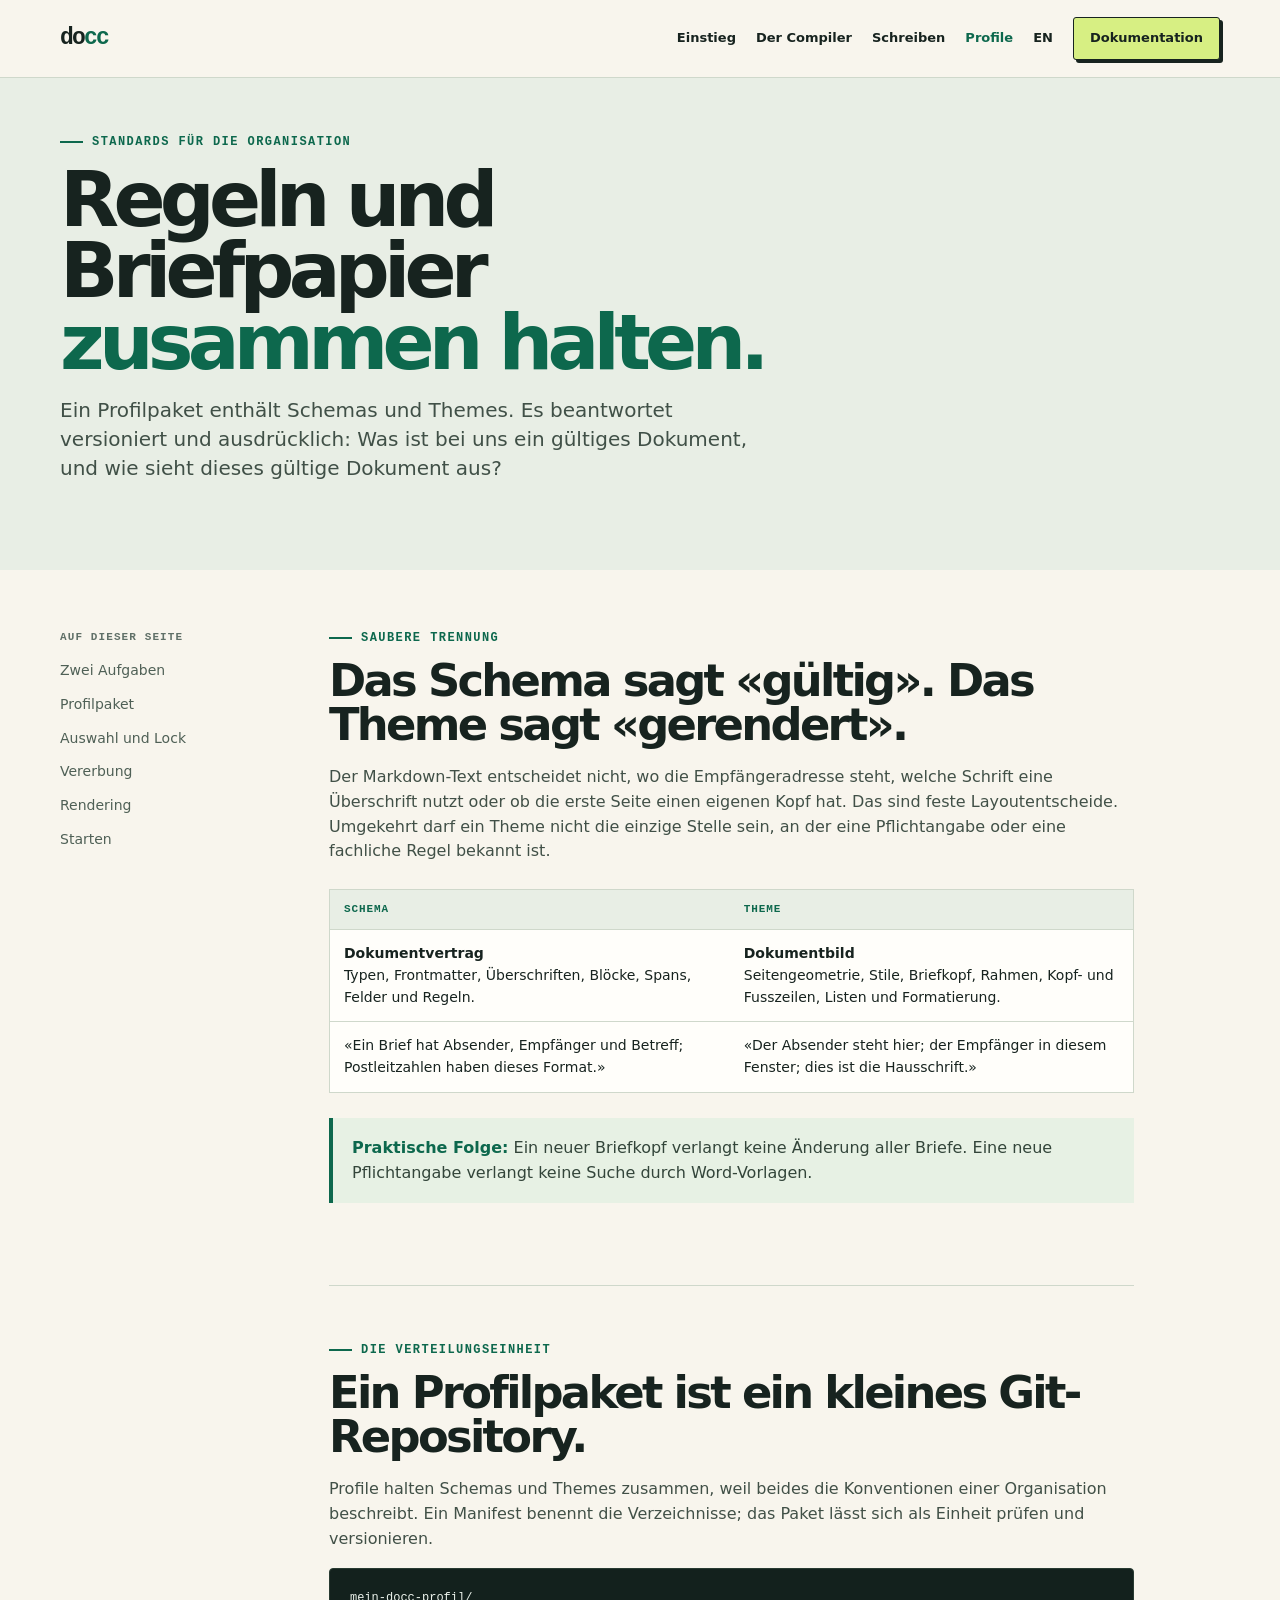
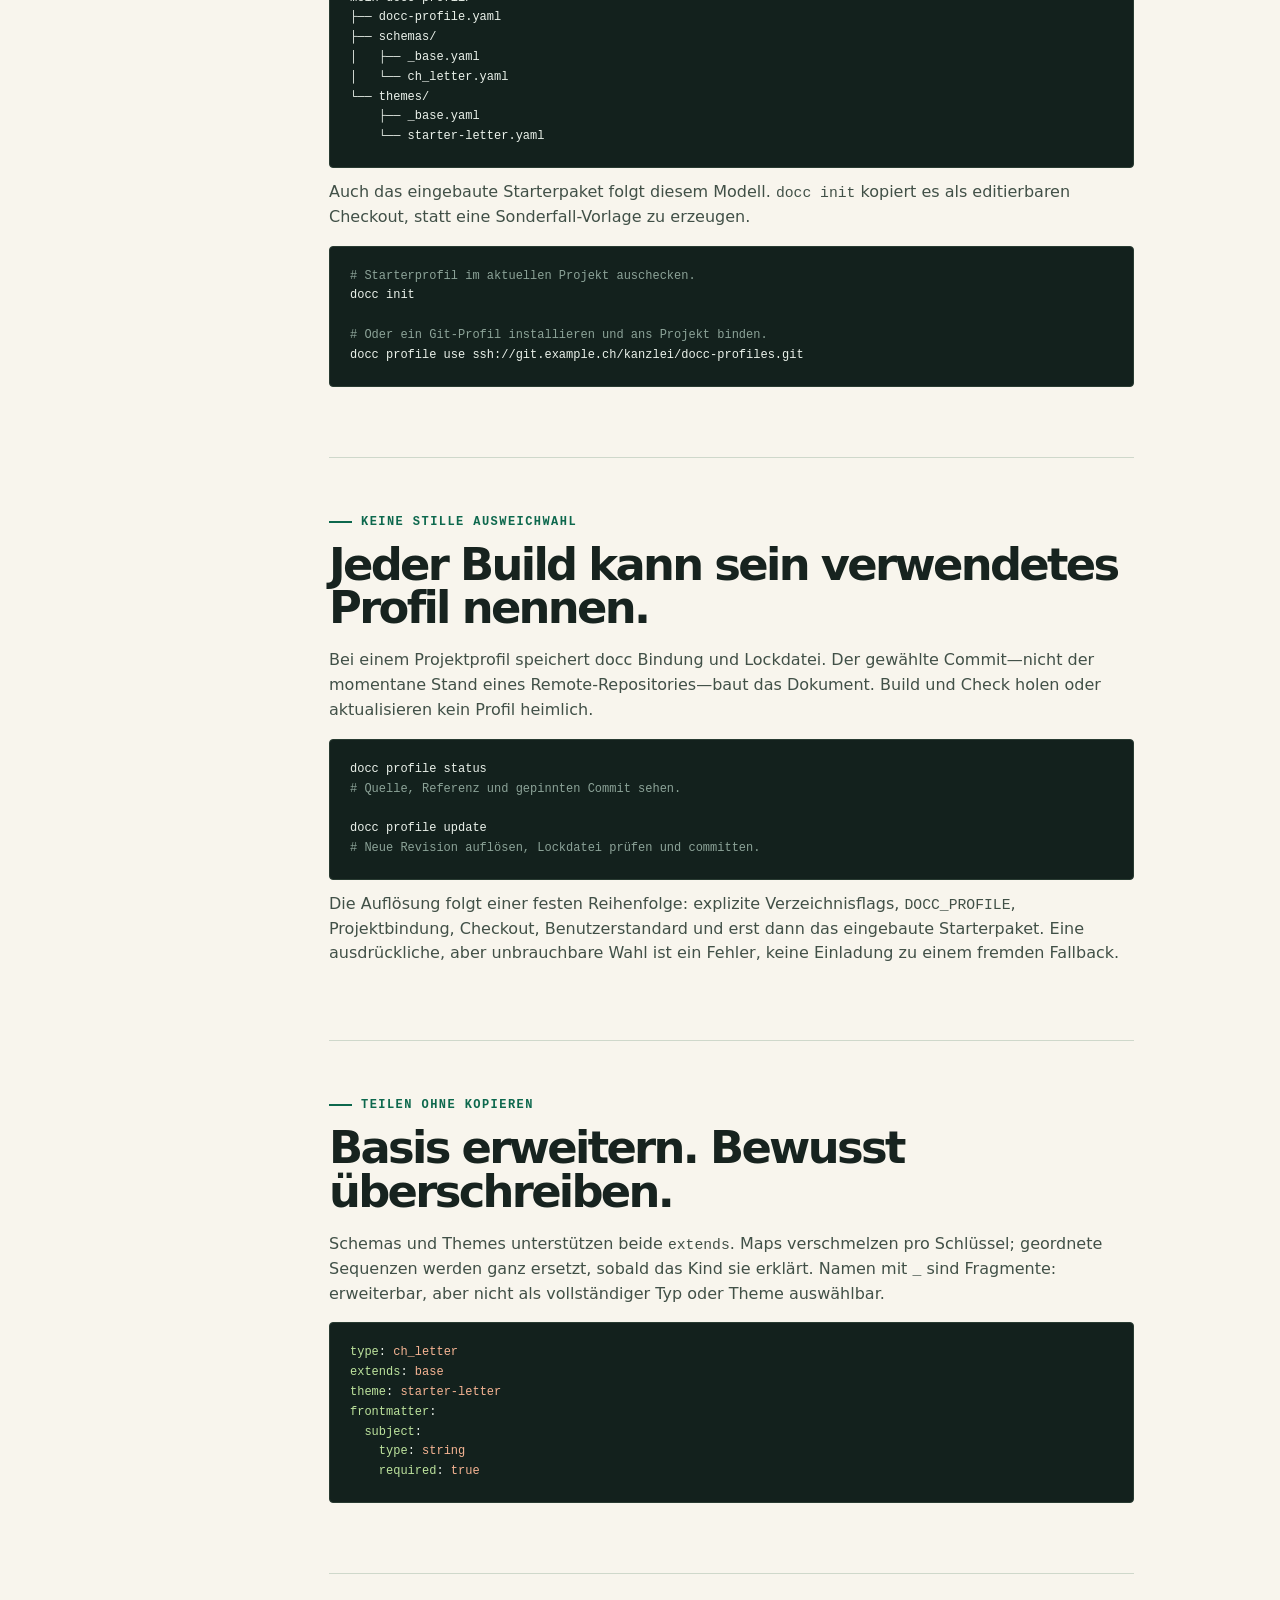
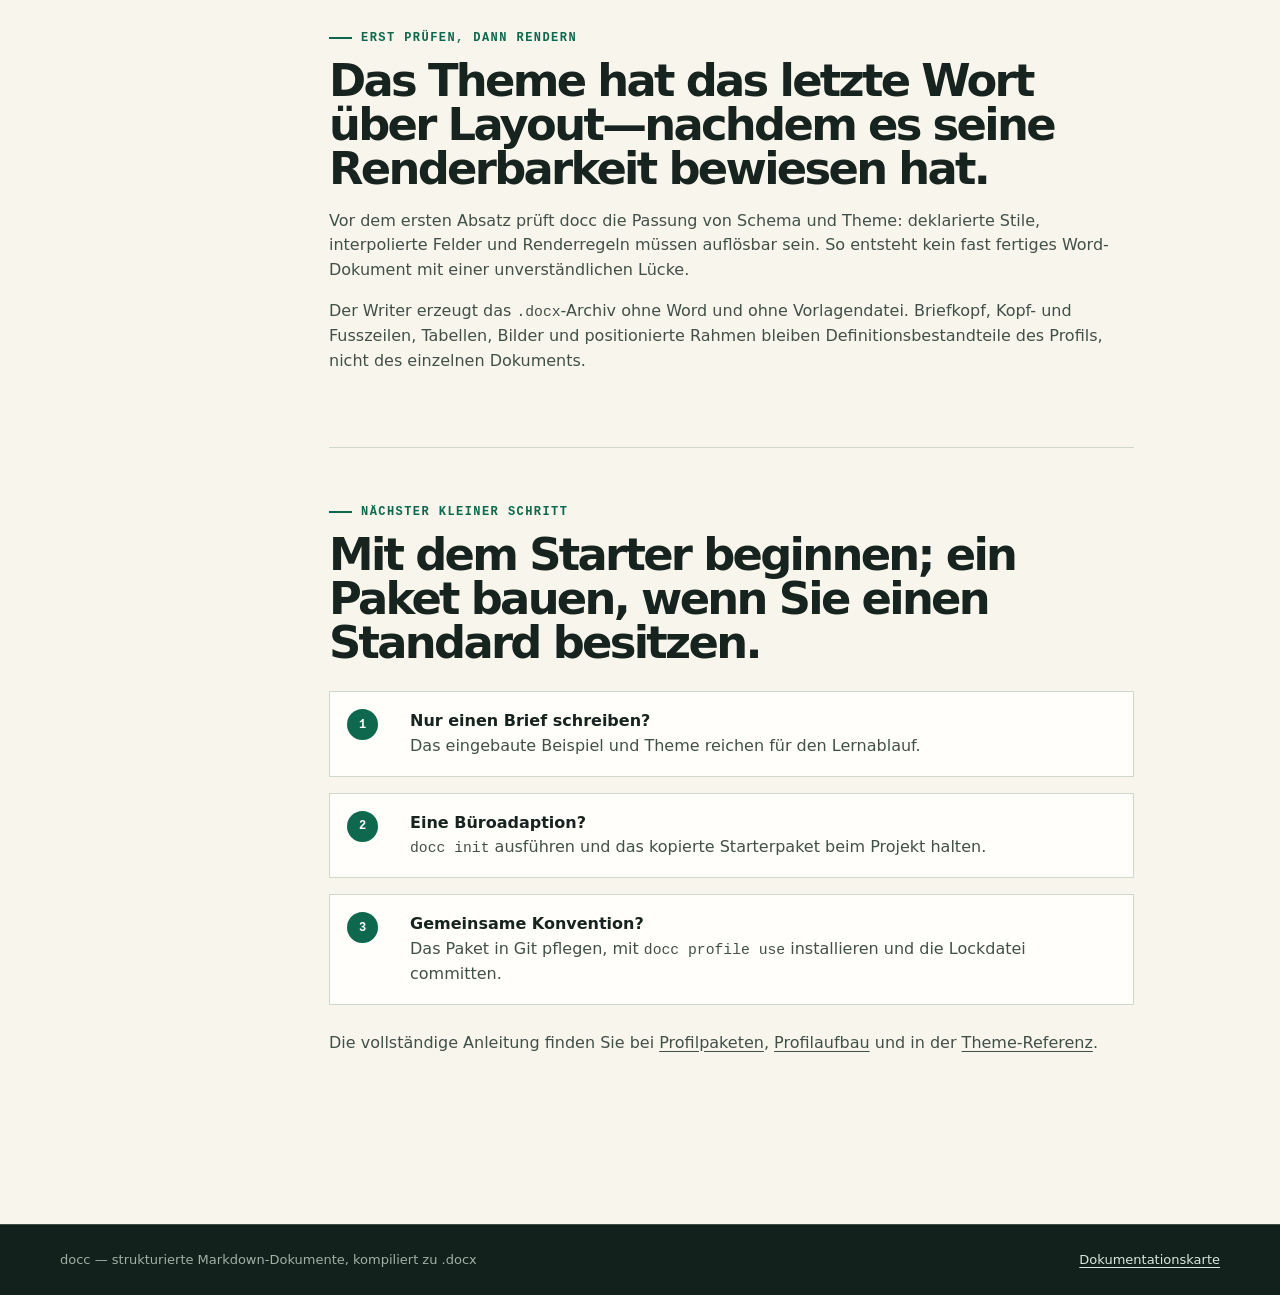
<file: docs/product-demo/de/profiles.html>
<!doctype html>
<html lang="de">
<head><meta charset="utf-8"><meta name="viewport" content="width=device-width, initial-scale=1"><meta name="description" content="Wie docc-Profilpakete Dokumentvertrag und freigegebenes Rendering zusammenhalten."><title>Profile und Themes — docc</title><link rel="stylesheet" href="../site.css"></head>
<body><header class="wrap site-header"><a class="brand" href="index.html" aria-label="docc Produktleitfaden">do<i>cc</i></a><nav class="site-nav" aria-label="Hauptnavigation"><a href="getting-started.html">Einstieg</a><a href="compiler.html">Der Compiler</a><a href="authoring.html">Schreiben</a><a aria-current="page" href="profiles.html">Profile</a><a href="../profiles.html" lang="en">EN</a><a class="button" href="reference.html">Dokumentation</a></nav></header><main><section class="page-hero"><div class="wrap"><div class="eyebrow">Standards für die Organisation</div><h1>Regeln und Briefpapier <em>zusammen halten.</em></h1><p class="lede">Ein Profilpaket enthält Schemas und Themes. Es beantwortet versioniert und ausdrücklich: Was ist bei uns ein gültiges Dokument, und wie sieht dieses gültige Dokument aus?</p></div></section><div class="wrap docs-layout"><aside class="docs-aside" aria-label="Auf dieser Seite"><strong>AUF DIESER SEITE</strong><a href="#split">Zwei Aufgaben</a><a href="#pack">Profilpaket</a><a href="#selection">Auswahl und Lock</a><a href="#inheritance">Vererbung</a><a href="#render">Rendering</a><a href="#start">Starten</a></aside><article class="content">
<section id="split"><div class="eyebrow">Saubere Trennung</div><h2>Das Schema sagt «gültig». Das Theme sagt «gerendert».</h2><p>Der Markdown-Text entscheidet nicht, wo die Empfängeradresse steht, welche Schrift eine Überschrift nutzt oder ob die erste Seite einen eigenen Kopf hat. Das sind feste Layoutentscheide. Umgekehrt darf ein Theme nicht die einzige Stelle sein, an der eine Pflichtangabe oder eine fachliche Regel bekannt ist.</p><div class="table-wrap"><table><thead><tr><th>Schema</th><th>Theme</th></tr></thead><tbody><tr><td><strong>Dokumentvertrag</strong><br>Typen, Frontmatter, Überschriften, Blöcke, Spans, Felder und Regeln.</td><td><strong>Dokumentbild</strong><br>Seitengeometrie, Stile, Briefkopf, Rahmen, Kopf- und Fusszeilen, Listen und Formatierung.</td></tr><tr><td>«Ein Brief hat Absender, Empfänger und Betreff; Postleitzahlen haben dieses Format.»</td><td>«Der Absender steht hier; der Empfänger in diesem Fenster; dies ist die Hausschrift.»</td></tr></tbody></table></div><div class="note"><strong>Praktische Folge:</strong> Ein neuer Briefkopf verlangt keine Änderung aller Briefe. Eine neue Pflichtangabe verlangt keine Suche durch Word-Vorlagen.</div></section>
<section id="pack"><div class="eyebrow">Die Verteilungseinheit</div><h2>Ein Profilpaket ist ein kleines Git-Repository.</h2><p>Profile halten Schemas und Themes zusammen, weil beides die Konventionen einer Organisation beschreibt. Ein Manifest benennt die Verzeichnisse; das Paket lässt sich als Einheit prüfen und versionieren.</p><pre>mein-docc-profil/
├── docc-profile.yaml
├── schemas/
│   ├── _base.yaml
│   └── ch_letter.yaml
└── themes/
    ├── _base.yaml
    └── starter-letter.yaml</pre><p>Auch das eingebaute Starterpaket folgt diesem Modell. <code>docc init</code> kopiert es als editierbaren Checkout, statt eine Sonderfall-Vorlage zu erzeugen.</p><pre><span class="dim"># Starterprofil im aktuellen Projekt auschecken.</span>
docc init

<span class="dim"># Oder ein Git-Profil installieren und ans Projekt binden.</span>
docc profile use ssh://git.example.ch/kanzlei/docc-profiles.git</pre></section>
<section id="selection"><div class="eyebrow">Keine stille Ausweichwahl</div><h2>Jeder Build kann sein verwendetes Profil nennen.</h2><p>Bei einem Projektprofil speichert docc Bindung und Lockdatei. Der gewählte Commit—nicht der momentane Stand eines Remote-Repositories—baut das Dokument. Build und Check holen oder aktualisieren kein Profil heimlich.</p><pre>docc profile status
<span class="dim"># Quelle, Referenz und gepinnten Commit sehen.</span>

docc profile update
<span class="dim"># Neue Revision auflösen, Lockdatei prüfen und committen.</span></pre><p>Die Auflösung folgt einer festen Reihenfolge: explizite Verzeichnisflags, <code>DOCC_PROFILE</code>, Projektbindung, Checkout, Benutzerstandard und erst dann das eingebaute Starterpaket. Eine ausdrückliche, aber unbrauchbare Wahl ist ein Fehler, keine Einladung zu einem fremden Fallback.</p></section>
<section id="inheritance"><div class="eyebrow">Teilen ohne Kopieren</div><h2>Basis erweitern. Bewusst überschreiben.</h2><p>Schemas und Themes unterstützen beide <code>extends</code>. Maps verschmelzen pro Schlüssel; geordnete Sequenzen werden ganz ersetzt, sobald das Kind sie erklärt. Namen mit <code>_</code> sind Fragmente: erweiterbar, aber nicht als vollständiger Typ oder Theme auswählbar.</p><pre><span class="key">type</span>: <span class="value">ch_letter</span>
<span class="key">extends</span>: <span class="value">base</span>
<span class="key">theme</span>: <span class="value">starter-letter</span>
<span class="key">frontmatter</span>:
  <span class="key">subject</span>:
    <span class="key">type</span>: <span class="value">string</span>
    <span class="key">required</span>: <span class="value">true</span></pre></section>
<section id="render"><div class="eyebrow">Erst prüfen, dann rendern</div><h2>Das Theme hat das letzte Wort über Layout—nachdem es seine Renderbarkeit bewiesen hat.</h2><p>Vor dem ersten Absatz prüft docc die Passung von Schema und Theme: deklarierte Stile, interpolierte Felder und Renderregeln müssen auflösbar sein. So entsteht kein fast fertiges Word-Dokument mit einer unverständlichen Lücke.</p><p>Der Writer erzeugt das <code>.docx</code>-Archiv ohne Word und ohne Vorlagendatei. Briefkopf, Kopf- und Fusszeilen, Tabellen, Bilder und positionierte Rahmen bleiben Definitionsbestandteile des Profils, nicht des einzelnen Dokuments.</p></section>
<section id="start"><div class="eyebrow">Nächster kleiner Schritt</div><h2>Mit dem Starter beginnen; ein Paket bauen, wenn Sie einen Standard besitzen.</h2><div class="steps"><div class="step-row"><p><strong>Nur einen Brief schreiben?</strong> Das eingebaute Beispiel und Theme reichen für den Lernablauf.</p></div><div class="step-row"><p><strong>Eine Büroadaption?</strong> <code>docc init</code> ausführen und das kopierte Starterpaket beim Projekt halten.</p></div><div class="step-row"><p><strong>Gemeinsame Konvention?</strong> Das Paket in Git pflegen, mit <code>docc profile use</code> installieren und die Lockdatei committen.</p></div></div><p>Die vollständige Anleitung finden Sie bei <a href="https://github.com/kevinzehnder/docc/blob/master/docs/profile-packs.md">Profilpaketen</a>, <a href="https://github.com/kevinzehnder/docc/blob/master/docs/building-profiles.md">Profilaufbau</a> und in der <a href="https://github.com/kevinzehnder/docc/blob/master/docs/theme-reference.md">Theme-Referenz</a>.</p></section>
</article></div></main><footer><div class="wrap"><span>docc — strukturierte Markdown-Dokumente, kompiliert zu .docx</span><a href="reference.html">Dokumentationskarte</a></div></footer></body></html>
</file>
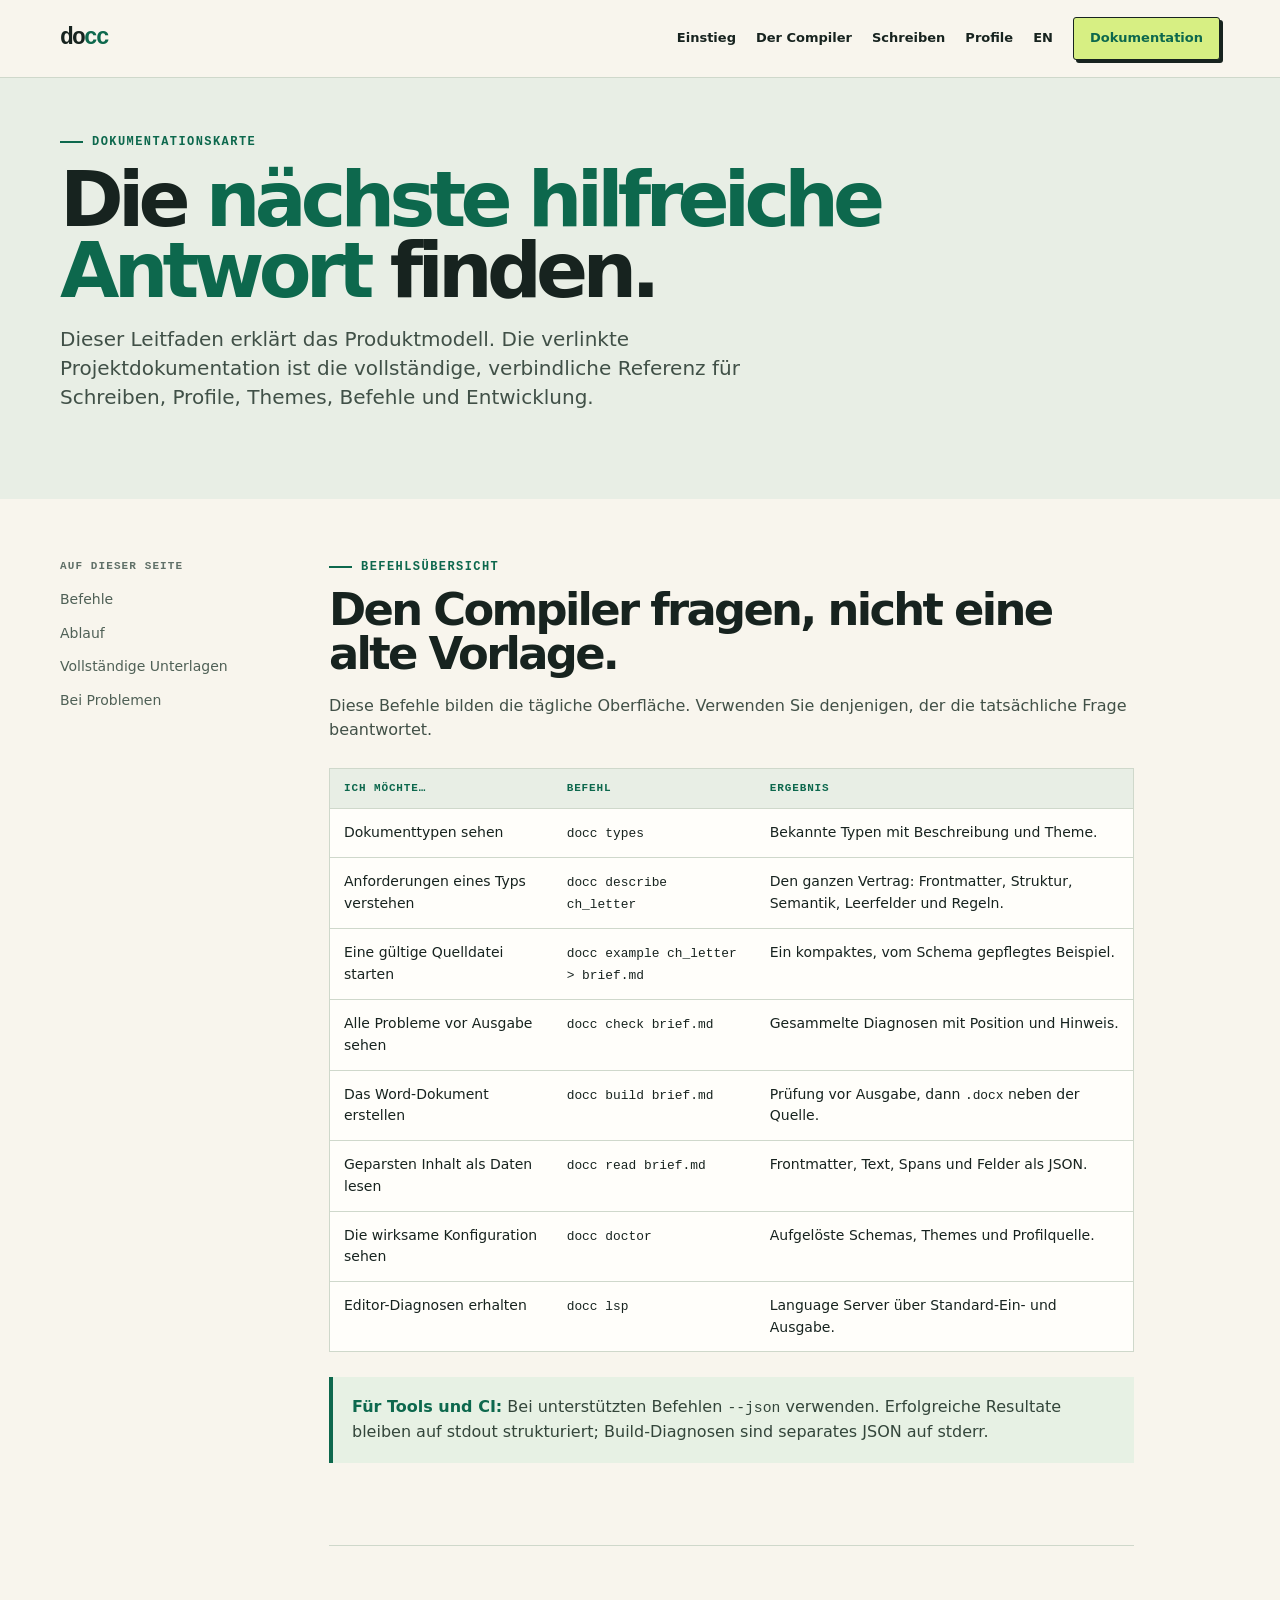
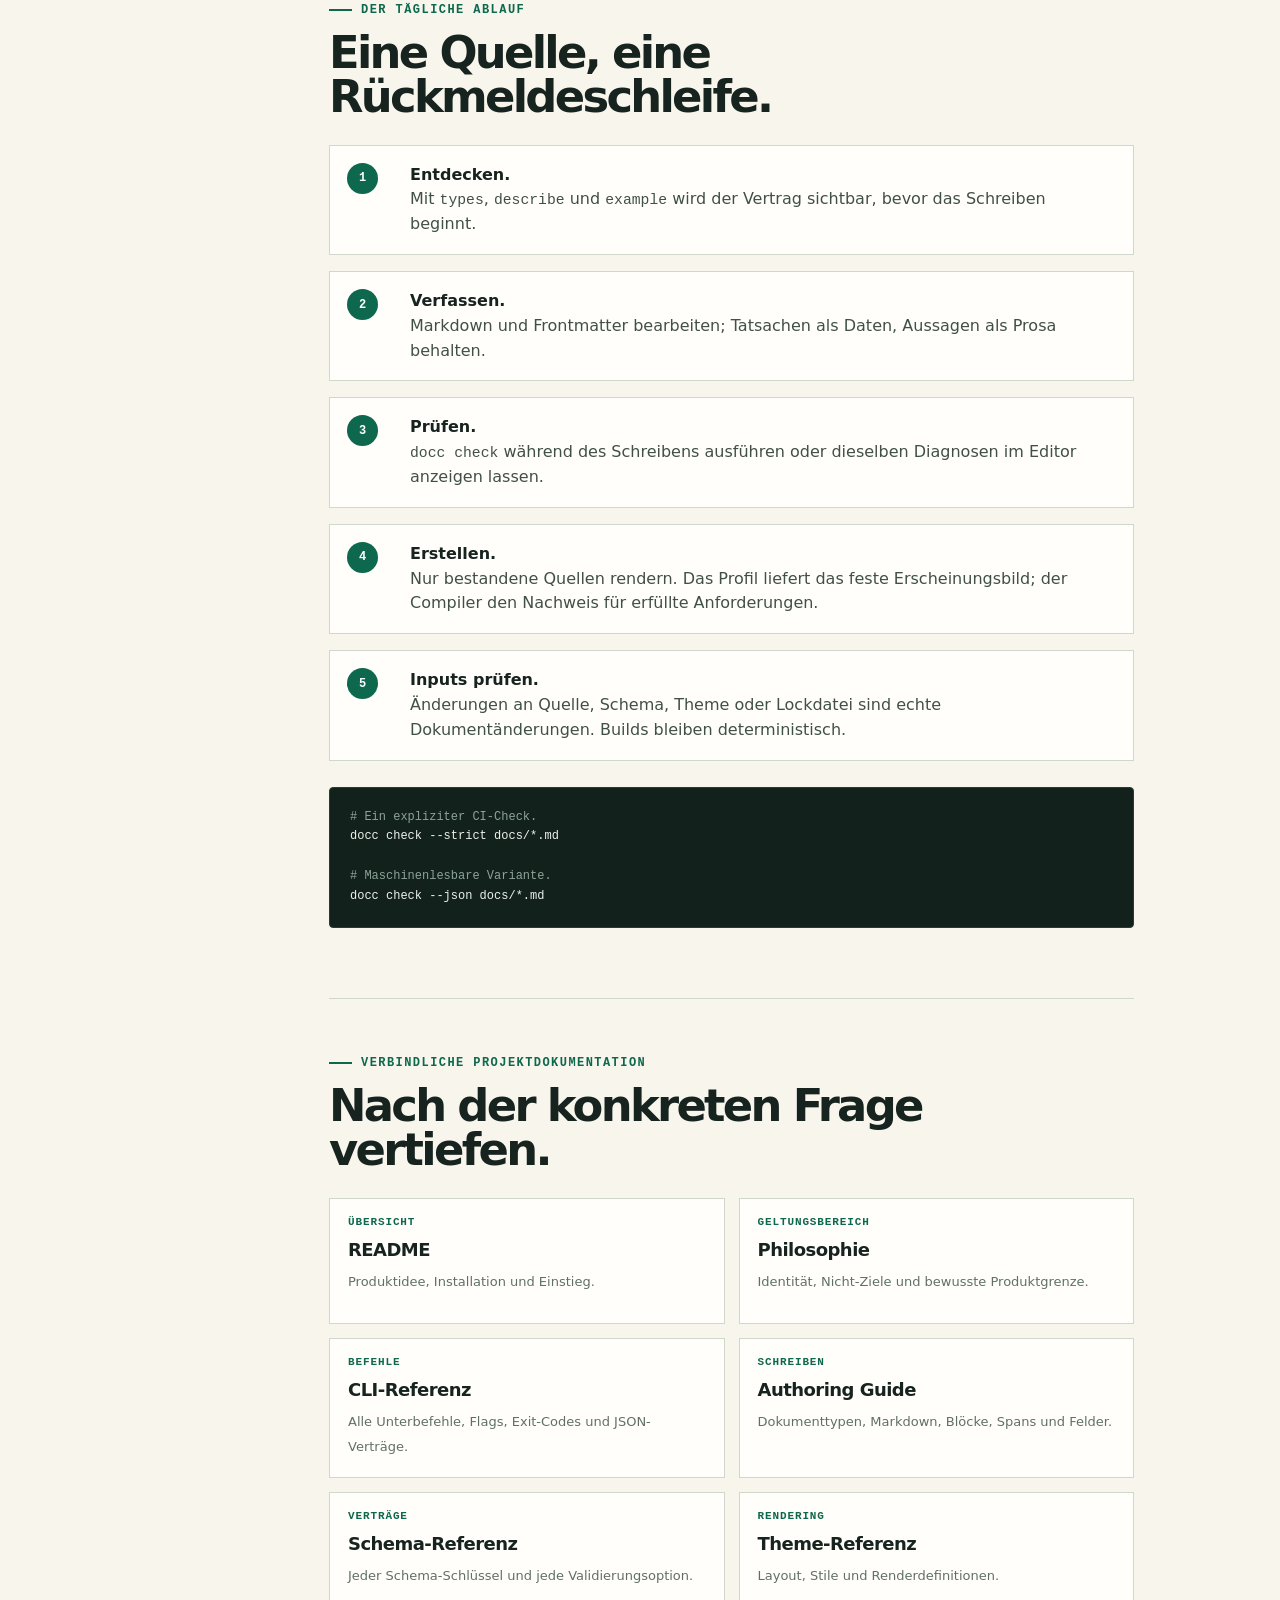
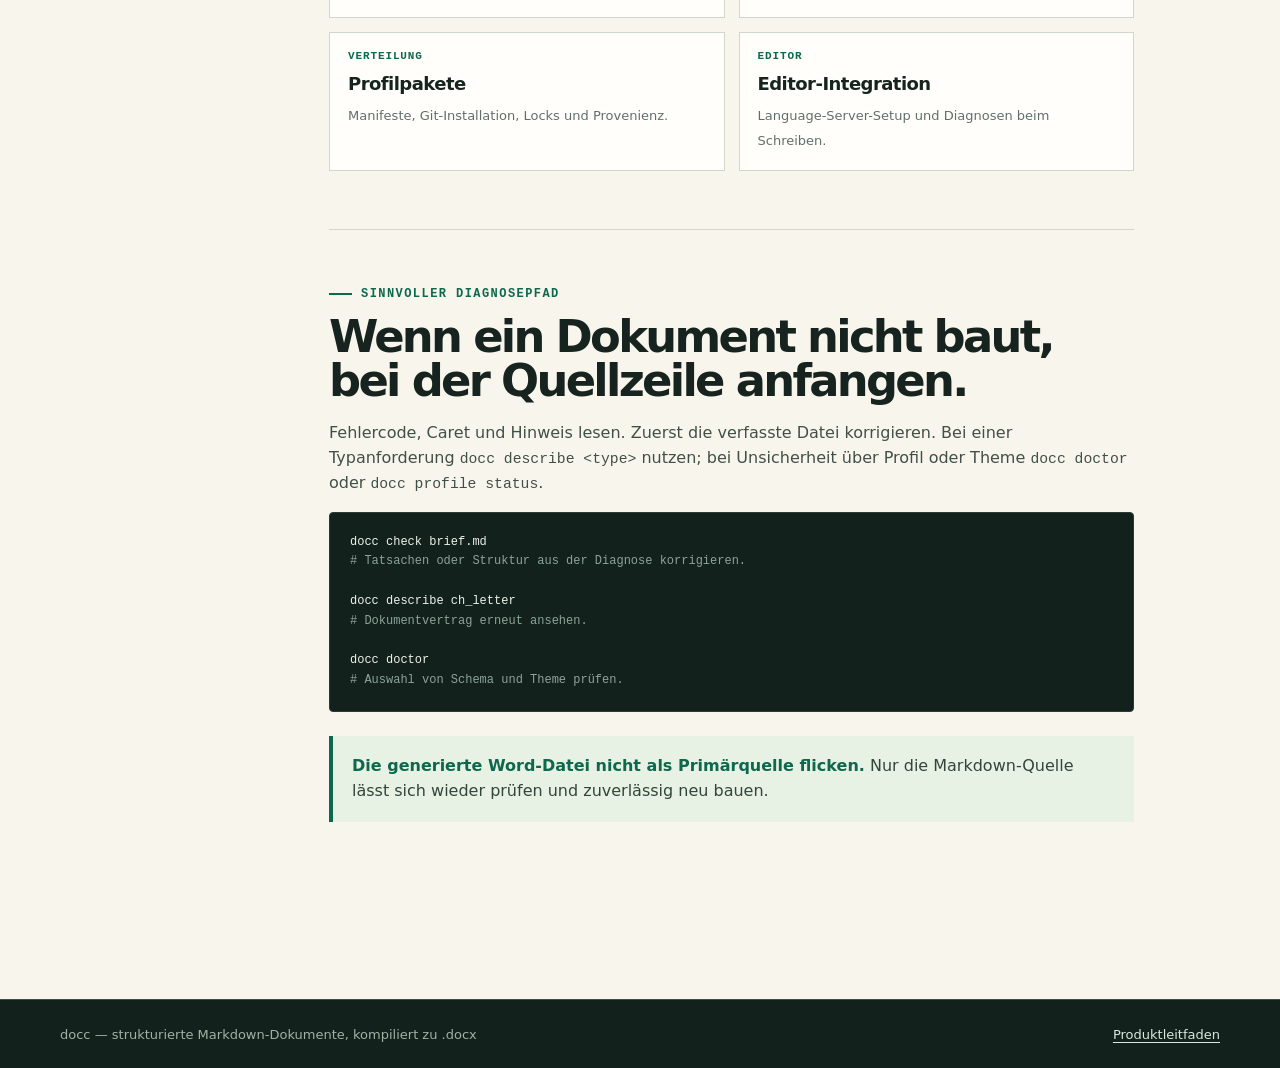
<file: docs/product-demo/de/reference.html>
<!doctype html>
<html lang="de">
<head><meta charset="utf-8"><meta name="viewport" content="width=device-width, initial-scale=1"><meta name="description" content="Aufgabenorientierte Dokumentationskarte für docc."><title>Dokumentationskarte — docc</title><link rel="stylesheet" href="../site.css"></head>
<body><header class="wrap site-header"><a class="brand" href="index.html" aria-label="docc Produktleitfaden">do<i>cc</i></a><nav class="site-nav" aria-label="Hauptnavigation"><a href="getting-started.html">Einstieg</a><a href="compiler.html">Der Compiler</a><a href="authoring.html">Schreiben</a><a href="profiles.html">Profile</a><a href="../reference.html" lang="en">EN</a><a aria-current="page" class="button" href="reference.html">Dokumentation</a></nav></header><main><section class="page-hero"><div class="wrap"><div class="eyebrow">Dokumentationskarte</div><h1>Die <em>nächste hilfreiche Antwort</em> finden.</h1><p class="lede">Dieser Leitfaden erklärt das Produktmodell. Die verlinkte Projektdokumentation ist die vollständige, verbindliche Referenz für Schreiben, Profile, Themes, Befehle und Entwicklung.</p></div></section><div class="wrap docs-layout"><aside class="docs-aside" aria-label="Auf dieser Seite"><strong>AUF DIESER SEITE</strong><a href="#commands">Befehle</a><a href="#workflow">Ablauf</a><a href="#docs">Vollständige Unterlagen</a><a href="#help">Bei Problemen</a></aside><article class="content">
<section id="commands"><div class="eyebrow">Befehlsübersicht</div><h2>Den Compiler fragen, nicht eine alte Vorlage.</h2><p>Diese Befehle bilden die tägliche Oberfläche. Verwenden Sie denjenigen, der die tatsächliche Frage beantwortet.</p><div class="table-wrap"><table><thead><tr><th>Ich möchte…</th><th>Befehl</th><th>Ergebnis</th></tr></thead><tbody><tr><td>Dokumenttypen sehen</td><td><code>docc types</code></td><td>Bekannte Typen mit Beschreibung und Theme.</td></tr><tr><td>Anforderungen eines Typs verstehen</td><td><code>docc describe ch_letter</code></td><td>Den ganzen Vertrag: Frontmatter, Struktur, Semantik, Leerfelder und Regeln.</td></tr><tr><td>Eine gültige Quelldatei starten</td><td><code>docc example ch_letter &gt; brief.md</code></td><td>Ein kompaktes, vom Schema gepflegtes Beispiel.</td></tr><tr><td>Alle Probleme vor Ausgabe sehen</td><td><code>docc check brief.md</code></td><td>Gesammelte Diagnosen mit Position und Hinweis.</td></tr><tr><td>Das Word-Dokument erstellen</td><td><code>docc build brief.md</code></td><td>Prüfung vor Ausgabe, dann <code>.docx</code> neben der Quelle.</td></tr><tr><td>Geparsten Inhalt als Daten lesen</td><td><code>docc read brief.md</code></td><td>Frontmatter, Text, Spans und Felder als JSON.</td></tr><tr><td>Die wirksame Konfiguration sehen</td><td><code>docc doctor</code></td><td>Aufgelöste Schemas, Themes und Profilquelle.</td></tr><tr><td>Editor-Diagnosen erhalten</td><td><code>docc lsp</code></td><td>Language Server über Standard-Ein- und Ausgabe.</td></tr></tbody></table></div><div class="note"><strong>Für Tools und CI:</strong> Bei unterstützten Befehlen <code>--json</code> verwenden. Erfolgreiche Resultate bleiben auf stdout strukturiert; Build-Diagnosen sind separates JSON auf stderr.</div></section>
<section id="workflow"><div class="eyebrow">Der tägliche Ablauf</div><h2>Eine Quelle, eine Rückmeldeschleife.</h2><div class="steps"><div class="step-row"><p><strong>Entdecken.</strong> Mit <code>types</code>, <code>describe</code> und <code>example</code> wird der Vertrag sichtbar, bevor das Schreiben beginnt.</p></div><div class="step-row"><p><strong>Verfassen.</strong> Markdown und Frontmatter bearbeiten; Tatsachen als Daten, Aussagen als Prosa behalten.</p></div><div class="step-row"><p><strong>Prüfen.</strong> <code>docc check</code> während des Schreibens ausführen oder dieselben Diagnosen im Editor anzeigen lassen.</p></div><div class="step-row"><p><strong>Erstellen.</strong> Nur bestandene Quellen rendern. Das Profil liefert das feste Erscheinungsbild; der Compiler den Nachweis für erfüllte Anforderungen.</p></div><div class="step-row"><p><strong>Inputs prüfen.</strong> Änderungen an Quelle, Schema, Theme oder Lockdatei sind echte Dokumentänderungen. Builds bleiben deterministisch.</p></div></div><pre><span class="dim"># Ein expliziter CI-Check.</span>
docc check --strict docs/*.md

<span class="dim"># Maschinenlesbare Variante.</span>
docc check --json docs/*.md</pre></section>
<section id="docs"><div class="eyebrow">Verbindliche Projektdokumentation</div><h2>Nach der konkreten Frage vertiefen.</h2><div class="link-grid"><a class="link-card" href="https://github.com/kevinzehnder/docc#readme"><b>ÜBERSICHT</b><strong>README</strong><span>Produktidee, Installation und Einstieg.</span></a><a class="link-card" href="https://github.com/kevinzehnder/docc/blob/master/docs/philosophy.md"><b>GELTUNGSBEREICH</b><strong>Philosophie</strong><span>Identität, Nicht-Ziele und bewusste Produktgrenze.</span></a><a class="link-card" href="https://github.com/kevinzehnder/docc/blob/master/docs/cli.md"><b>BEFEHLE</b><strong>CLI-Referenz</strong><span>Alle Unterbefehle, Flags, Exit-Codes und JSON-Verträge.</span></a><a class="link-card" href="https://github.com/kevinzehnder/docc/blob/master/docs/authoring.md"><b>SCHREIBEN</b><strong>Authoring Guide</strong><span>Dokumenttypen, Markdown, Blöcke, Spans und Felder.</span></a><a class="link-card" href="https://github.com/kevinzehnder/docc/blob/master/docs/schema-reference.md"><b>VERTRÄGE</b><strong>Schema-Referenz</strong><span>Jeder Schema-Schlüssel und jede Validierungsoption.</span></a><a class="link-card" href="https://github.com/kevinzehnder/docc/blob/master/docs/theme-reference.md"><b>RENDERING</b><strong>Theme-Referenz</strong><span>Layout, Stile und Renderdefinitionen.</span></a><a class="link-card" href="https://github.com/kevinzehnder/docc/blob/master/docs/profile-packs.md"><b>VERTEILUNG</b><strong>Profilpakete</strong><span>Manifeste, Git-Installation, Locks und Provenienz.</span></a><a class="link-card" href="https://github.com/kevinzehnder/docc/blob/master/docs/editors.md"><b>EDITOR</b><strong>Editor-Integration</strong><span>Language-Server-Setup und Diagnosen beim Schreiben.</span></a></div></section>
<section id="help"><div class="eyebrow">Sinnvoller Diagnosepfad</div><h2>Wenn ein Dokument nicht baut, bei der Quellzeile anfangen.</h2><p>Fehlercode, Caret und Hinweis lesen. Zuerst die verfasste Datei korrigieren. Bei einer Typanforderung <code>docc describe &lt;type&gt;</code> nutzen; bei Unsicherheit über Profil oder Theme <code>docc doctor</code> oder <code>docc profile status</code>.</p><pre>docc check brief.md
<span class="dim"># Tatsachen oder Struktur aus der Diagnose korrigieren.</span>

docc describe ch_letter
<span class="dim"># Dokumentvertrag erneut ansehen.</span>

docc doctor
<span class="dim"># Auswahl von Schema und Theme prüfen.</span></pre><div class="note"><strong>Die generierte Word-Datei nicht als Primärquelle flicken.</strong> Nur die Markdown-Quelle lässt sich wieder prüfen und zuverlässig neu bauen.</div></section>
</article></div></main><footer><div class="wrap"><span>docc — strukturierte Markdown-Dokumente, kompiliert zu .docx</span><a href="index.html">Produktleitfaden</a></div></footer></body></html>
</file>
<file: docs/product-demo/site.css>
:root {
  --ink: #17231f;
  --paper: #f8f5ed;
  --mist: #e8eee5;
  --green: #0d684d;
  --lime: #d7ef83;
  --orange: #ff8d62;
  --line: #cfd8cb;
  --muted: #607068;
  --night: #13211d;
  --night-line: #3a5045;
  --mono: ui-monospace, SFMono-Regular, Menlo, Monaco, Consolas, monospace;
  --sans: Inter, ui-sans-serif, system-ui, -apple-system, BlinkMacSystemFont, "Segoe UI", sans-serif;
}
* { box-sizing: border-box; }
html { scroll-behavior: smooth; }
body { margin: 0; color: var(--ink); background: var(--paper); font: 16px/1.55 var(--sans); }
a { color: inherit; text-underline-offset: 3px; }
code, pre { font-family: var(--mono); }
code { font-size: .92em; }
.wrap { width: min(1160px, calc(100% - 40px)); margin: auto; }
.eyebrow { display: flex; align-items: center; gap: 9px; color: var(--green); font: 700 12px/1 var(--mono); letter-spacing: .12em; text-transform: uppercase; }
.eyebrow::before { width: 23px; height: 2px; content: ""; background: currentColor; }
.site-header { position: relative; z-index: 2; display: flex; min-height: 77px; align-items: center; justify-content: space-between; gap: 24px; }
.brand { flex: 0 0 auto; font: 800 23px/1 var(--mono); letter-spacing: -.08em; text-decoration: none; }
.brand i { color: var(--green); font-style: normal; }
.site-nav { display: flex; align-items: center; gap: 20px; font-size: 13px; font-weight: 700; }
.site-nav a { text-decoration: none; }
.site-nav a:not(.button):hover, .site-nav a[aria-current="page"] { color: var(--green); }
.button { display: inline-flex; min-height: 43px; align-items: center; justify-content: center; padding: 0 16px; border: 1px solid var(--ink); border-radius: 3px; background: var(--lime); box-shadow: 3px 3px 0 var(--ink); color: var(--ink); font-size: 13px; font-weight: 800; text-decoration: none; transition: transform .15s, box-shadow .15s; }
.button:hover { transform: translate(2px, 2px); box-shadow: 1px 1px 0 var(--ink); }
.button.dark { border-color: var(--lime); background: var(--lime); }
.button.ghost { background: transparent; box-shadow: none; }
.hero { position: relative; padding: 76px 0 88px; overflow: hidden; }
.hero::after { position: absolute; z-index: -1; top: -225px; right: -115px; width: 480px; height: 480px; border: 1px solid #bfd9b3; border-radius: 50%; content: ""; transform: rotate(12deg); }
.hero-grid { display: grid; grid-template-columns: minmax(0, 1.05fr) minmax(390px, .95fr); align-items: center; gap: 56px; }
h1, h2, h3, p { margin-top: 0; }
h1 { max-width: 720px; margin: 16px 0 23px; font-size: clamp(3.1rem, 6.6vw, 6.2rem); line-height: .93; letter-spacing: -.075em; }
h1 em, .accent { color: var(--green); font-style: normal; }
.lede { max-width: 610px; color: #405047; font-size: 20px; line-height: 1.45; }
.hero-actions { display: flex; flex-wrap: wrap; align-items: center; gap: 18px; margin-top: 30px; }
.hero-note { color: var(--muted); font: 12px/1.4 var(--mono); }
.shot { overflow: hidden; border: 1px solid #26362f; border-radius: 7px; background: var(--night); color: #e8f3eb; box-shadow: 14px 14px 0 #d3dfcf; }
.bar { display: flex; align-items: center; height: 37px; padding: 0 13px; border-bottom: 1px solid #405148; color: #aebeb5; font: 11px/1 var(--mono); }
.dots { display: flex; gap: 5px; margin-right: 12px; }.dots b { display: block; width: 7px; height: 7px; border-radius: 50%; background: #ff9c76; }.dots b:nth-child(2) { background: #e9d477; }.dots b:nth-child(3) { background: #8ed0a3; }
.terminal { padding: 24px; font: 12px/1.72 var(--mono); }.prompt, .ok { color: var(--lime); }.command { color: #fff; }.comment, .soft { color: #8ca398; }.fail { color: #ff9c76; }
.panel { border: 1px solid var(--line); background: #fffefa; box-shadow: 8px 8px 0 #e1e9dc; }
.panel-head { display: flex; justify-content: space-between; gap: 15px; padding: 10px 14px; border-bottom: 1px solid #d5ddd4; color: var(--muted); font: 11px/1 var(--mono); }.panel pre { overflow: auto; margin: 0; padding: 19px; color: #26352d; font: 12px/1.6 var(--mono); }
.key { color: #076445; }.value { color: #8e3e1e; }.md { color: #2739a0; }.dim { color: #7a887f; }.warn { color: #b9371e; font-weight: 700; }.hint { color: #896b2e; }
.band { padding: 86px 0; border-top: 1px solid var(--line); border-bottom: 1px solid var(--line); background: var(--mist); }.section-heading { max-width: 760px; }.section-heading h2, .content h2 { margin: 15px 0 18px; font-size: clamp(2.2rem, 4.3vw, 4.2rem); line-height: .98; letter-spacing: -.06em; }.section-heading p { color: #43534b; font-size: 18px; }
.grid-3 { display: grid; grid-template-columns: repeat(3, 1fr); gap: 18px; margin-top: 40px; }.card { min-height: 210px; padding: 25px; border: 1px solid var(--line); background: var(--paper); }.card .number { color: var(--green); font: 700 12px/1 var(--mono); }.card h3 { margin: 36px 0 8px; font-size: 21px; letter-spacing: -.03em; }.card p { margin: 0; color: var(--muted); }
.page-hero { padding: 58px 0 67px; border-top: 1px solid var(--line); background: var(--mist); }.page-hero h1 { max-width: 850px; margin-bottom: 18px; font-size: clamp(3rem, 6vw, 5.5rem); }.page-hero .lede { max-width: 710px; }
.docs-layout { display: grid; grid-template-columns: 205px minmax(0, 1fr); gap: 64px; padding: 62px 0 95px; }.docs-aside { align-self: start; position: sticky; top: 20px; }.docs-aside strong { display: block; margin-bottom: 11px; font: 700 11px/1 var(--mono); color: var(--muted); letter-spacing: .1em; }.docs-aside a { display: block; padding: 6px 0; color: #4f6056; font-size: 14px; text-decoration: none; }.docs-aside a:hover, .docs-aside a[aria-current="page"] { color: var(--green); font-weight: 800; }
.content { max-width: 805px; }.content section { padding: 0 0 58px; margin-bottom: 58px; border-bottom: 1px solid var(--line); }.content section:last-child { margin-bottom: 0; border: 0; }.content h2 { font-size: clamp(2rem, 3.5vw, 3.2rem); }.content h3 { margin: 31px 0 10px; font-size: 23px; letter-spacing: -.04em; }.content p, .content li { color: #415047; }.content ul, .content ol { padding-left: 21px; }.content li + li { margin-top: 7px; }.content pre { overflow: auto; padding: 20px; border: 1px solid #293b32; border-radius: 4px; background: var(--night); color: #ebf2eb; font: 12px/1.65 var(--mono); }.content pre .key { color: #bde39d; }.content pre .value { color: #f5b493; }.content pre .dim { color: #8ca398; }.content pre .md { color: #bbd3ff; }
.note { margin: 24px 0; padding: 18px 19px; border-left: 4px solid var(--green); background: #e7f1e4; color: #33453a; }.note strong { color: var(--green); }.warning { border-left-color: var(--orange); background: #fff0e9; }.warning strong { color: #a24a2a; }
.steps { display: grid; gap: 16px; counter-reset: steps; margin: 26px 0; }.step-row { display: grid; grid-template-columns: 48px 1fr; gap: 15px; align-items: start; padding: 17px; border: 1px solid var(--line); background: #fffefa; }.step-row::before { display: grid; width: 31px; height: 31px; place-items: center; border-radius: 50%; background: var(--green); color: #fff; content: counter(steps); counter-increment: steps; font: 700 12px/1 var(--mono); }.step-row p { margin: 0; }.step-row strong { display: block; color: var(--ink); }
.pipeline { display: grid; grid-template-columns: repeat(4, 1fr); gap: 0; margin: 34px 0; }.pipeline > div { position: relative; min-height: 145px; padding: 18px; border: 1px solid var(--line); background: #fffefa; }.pipeline > div + div { border-left: 0; }.pipeline > div + div::before { position: absolute; z-index: 1; top: 50%; left: -10px; width: 18px; height: 18px; border-top: 1px solid var(--green); border-right: 1px solid var(--green); background: var(--paper); content: ""; transform: translateY(-50%) rotate(45deg); }.pipeline b { display: block; margin-bottom: 17px; color: var(--green); font: 700 11px/1 var(--mono); }.pipeline strong { display: block; font-size: 18px; line-height: 1.1; letter-spacing: -.04em; }.pipeline small { display: block; margin-top: 7px; color: var(--muted); font-size: 12px; line-height: 1.35; }
.table-wrap { overflow-x: auto; margin: 25px 0; border: 1px solid var(--line); }table { width: 100%; border-collapse: collapse; background: #fffefa; font-size: 14px; }th, td { padding: 13px 14px; border-bottom: 1px solid var(--line); text-align: left; vertical-align: top; }th { background: var(--mist); color: var(--green); font: 700 11px/1.2 var(--mono); letter-spacing: .08em; text-transform: uppercase; }tr:last-child td { border-bottom: 0; }
.link-grid { display: grid; grid-template-columns: repeat(2, 1fr); gap: 14px; margin-top: 27px; }.link-card { display: block; min-height: 126px; padding: 18px; border: 1px solid var(--line); background: #fffefa; text-decoration: none; transition: border-color .15s, transform .15s; }.link-card:hover { border-color: var(--green); transform: translateY(-2px); }.link-card b { display: block; margin-bottom: 8px; color: var(--green); font: 700 11px/1 var(--mono); letter-spacing: .08em; }.link-card strong { display: block; margin-bottom: 5px; font-size: 18px; letter-spacing: -.03em; }.link-card span { color: var(--muted); font-size: 13px; }
.callout { padding: 75px 0; background: var(--night); color: #f3f5ee; }.callout-grid { display: grid; grid-template-columns: 1fr 1fr; gap: 70px; align-items: end; }.callout .eyebrow { color: var(--lime); }.callout h2 { margin: 13px 0 0; font-size: clamp(2.2rem, 4.2vw, 4.1rem); line-height: .98; letter-spacing: -.06em; }.callout p { color: #b4c6b9; font-size: 18px; }.checklist { display: grid; gap: 10px; margin-top: 24px; }.checklist div { padding: 12px 0; border-bottom: 1px solid var(--night-line); }.checklist b { margin-right: 10px; color: var(--lime); font-family: var(--mono); }
footer { padding: 25px 0; border-top: 1px solid var(--night-line); background: var(--night); color: #a0b1a5; font-size: 13px; }footer .wrap { display: flex; justify-content: space-between; gap: 20px; }footer a { color: #d9e8de; }
@media (max-width: 850px) { .site-nav { gap: 13px; }.site-nav a:not(.button):not([lang]) { display: none; }.hero-grid, .callout-grid { grid-template-columns: 1fr; gap: 40px; }.grid-3 { grid-template-columns: 1fr; }.docs-layout { grid-template-columns: 1fr; gap: 30px; }.docs-aside { position: static; display: flex; flex-wrap: wrap; gap: 0 16px; }.docs-aside strong { width: 100%; }.docs-aside a { padding: 2px 0; }.pipeline { grid-template-columns: repeat(2, 1fr); }.pipeline > div:nth-child(3) { border-left: 1px solid var(--line); }.pipeline > div:nth-child(3)::before { display: none; }.pipeline > div:nth-child(n+3) { border-top: 0; } }
@media (max-width: 540px) { .wrap { width: min(100% - 28px, 1160px); }.site-header { min-height: 65px; }.hero, .page-hero { padding: 48px 0 58px; }.hero::after { display: none; }h1 { font-size: clamp(3rem, 16vw, 4.6rem); }.lede { font-size: 18px; }.terminal { padding: 16px; font-size: 11px; }.band, .callout { padding: 60px 0; }.docs-layout { padding: 48px 0 70px; }.content section { padding-bottom: 45px; margin-bottom: 45px; }.pipeline { grid-template-columns: 1fr; }.pipeline > div + div, .pipeline > div:nth-child(3) { border-top: 0; border-left: 1px solid var(--line); }.pipeline > div + div::before { display: none; }.link-grid { grid-template-columns: 1fr; }footer .wrap { flex-direction: column; } }
@media (prefers-reduced-motion: reduce) { html { scroll-behavior: auto; }.button, .link-card { transition: none; } }
</file>
